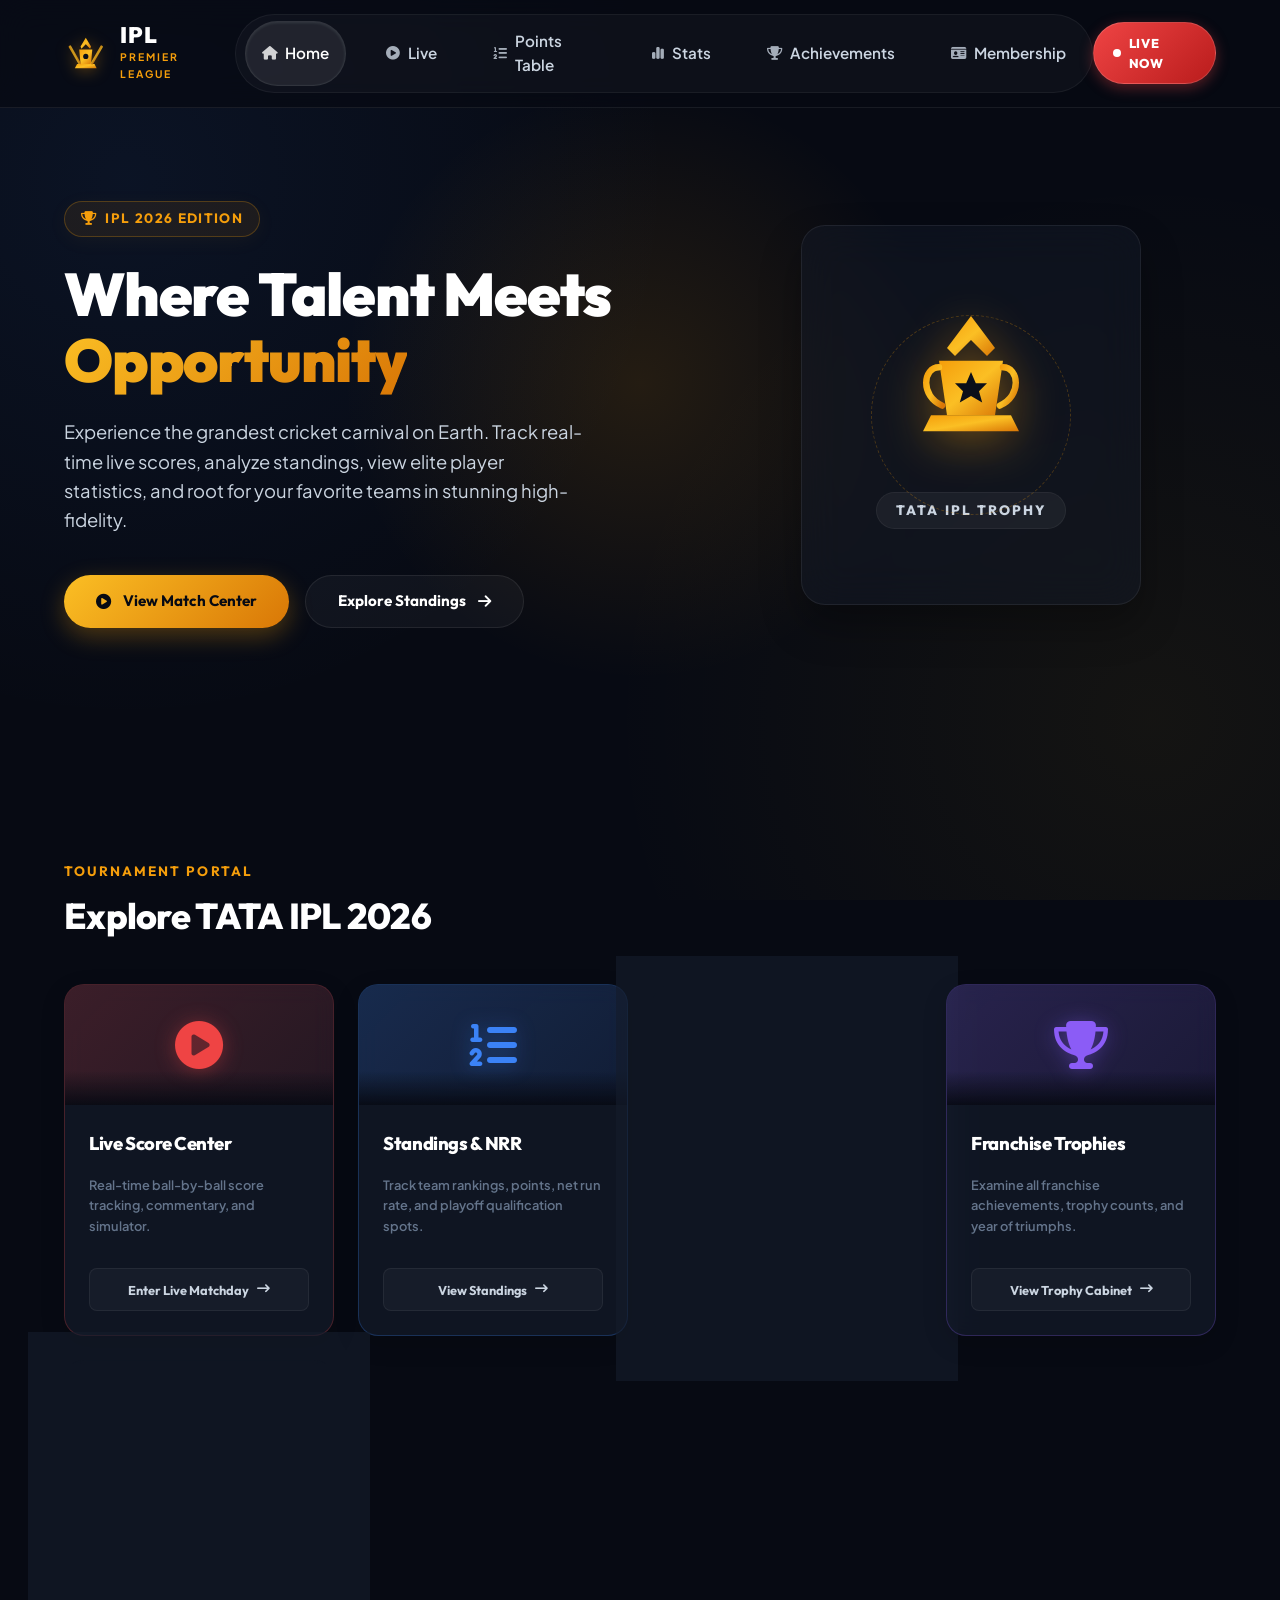
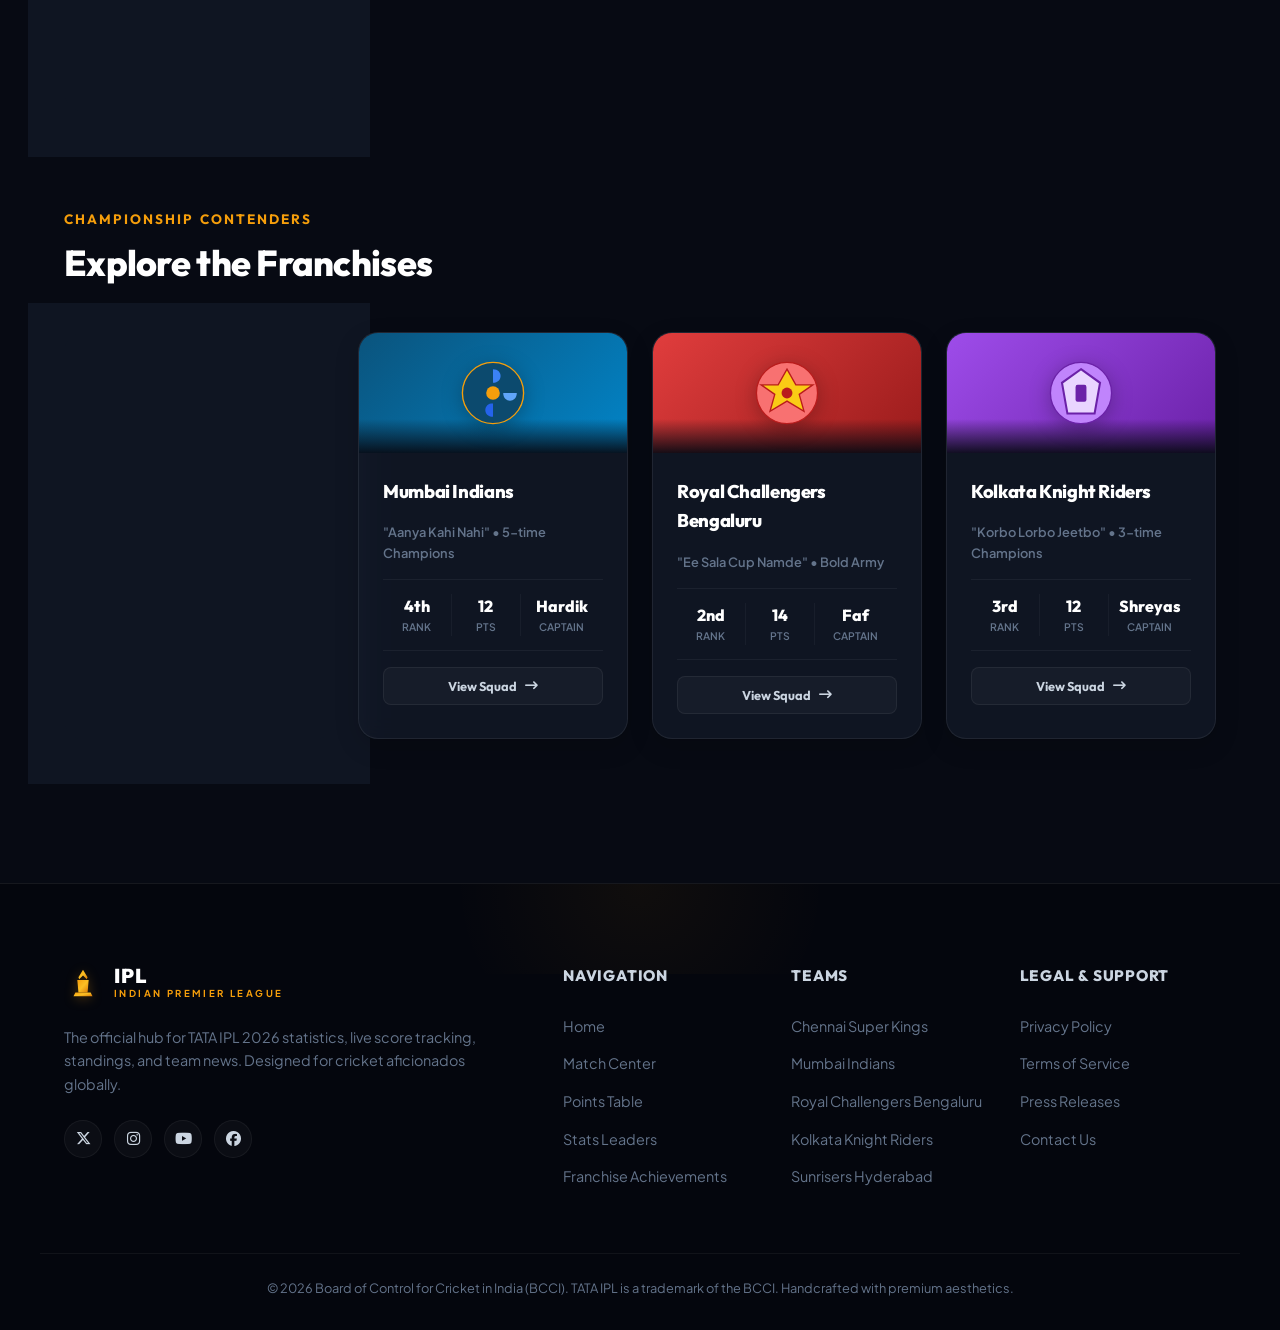
<file: index.html>
<!DOCTYPE html>
<html lang="en">
<head>
    <meta charset="UTF-8">
    <meta name="viewport" content="width=device-width, initial-scale=1.0">
    <meta name="description" content="Experience the excitement of the Indian Premier League (IPL) with live scores, comprehensive points tables, team statistics, and player leaderboards.">
    <title>IPL 2026 - Premium T20 Cricket Hub</title>
    <!-- Google Fonts -->
    <link rel="preconnect" href="https://fonts.googleapis.com">
    <link rel="preconnect" href="https://fonts.gstatic.com" crossorigin>
    <link href="https://fonts.googleapis.com/css2?family=Outfit:wght@300;400;500;600;700;800;900&family=Plus+Jakarta+Sans:wght@300;400;500;600;700&display=swap" rel="stylesheet">
    <!-- FontAwesome for Premium Icons -->
    <link rel="stylesheet" href="https://cdnjs.cloudflare.com/ajax/libs/font-awesome/6.4.0/css/all.min.css">
    <!-- External CSS -->
    <link rel="stylesheet" href="style.css">
</head>
<body>
    <!-- Premium Navigation Bar -->
    <header class="navbar" id="main-header">
        <div class="nav-container">
            <a href="#" class="nav-brand" id="nav-brand-link">
                <!-- Golden IPL Trophy SVG Logo -->
                <svg viewBox="0 0 100 100" class="brand-logo" aria-label="IPL Logo">
                    <defs>
                        <linearGradient id="gold-grad" x1="0%" y1="0%" x2="100%" y2="100%">
                            <stop offset="0%" stop-color="#f59e0b" />
                            <stop offset="50%" stop-color="#fbbf24" />
                            <stop offset="100%" stop-color="#d97706" />
                        </linearGradient>
                    </defs>
                    <path d="M50,15 L62,35 L60,40 L50,30 L40,40 L38,35 Z" fill="url(#gold-grad)"/>
                    <path d="M35,42 L65,42 L62,75 L38,75 Z" fill="url(#gold-grad)"/>
                    <path d="M30,75 L70,75 L75,85 L25,85 Z" fill="url(#gold-grad)"/>
                    <circle cx="50" cy="58" r="6" fill="#0b0f19"/>
                    <!-- Cricket Bats Crossing -->
                    <rect x="22" y="30" width="6" height="50" transform="rotate(-30, 25, 55)" rx="2" fill="url(#gold-grad)" opacity="0.8"/>
                    <rect x="72" y="30" width="6" height="50" transform="rotate(30, 75, 55)" rx="2" fill="url(#gold-grad)" opacity="0.8"/>
                </svg>
                <div class="brand-text">
                    <span class="brand-title">IPL</span>
                    <span class="brand-subtitle">PREMIER LEAGUE</span>
                </div>
            </a>
            <nav class="nav-menu" id="navigation-menu">
                <a href="index.html" class="nav-item active"><i class="fa-solid fa-house"></i> Home</a>
                <a href="live.html" class="nav-item"><i class="fa-solid fa-circle-play"></i> Live</a>
                <a href="table.html" class="nav-item"><i class="fa-solid fa-list-ol"></i> Points Table</a>
                <a href="stats.html" class="nav-item"><i class="fa-solid fa-chart-simple"></i> Stats</a>
                <a href="achievements.html" class="nav-item"><i class="fa-solid fa-trophy"></i> Achievements</a>
                <a href="membership.html" class="nav-item"><i class="fa-solid fa-id-card"></i> Membership</a>
            </nav>
            <div class="nav-actions">
                <a href="live.html" class="live-btn" id="live-match-btn">
                    <span class="live-pulse"></span> LIVE NOW
                </a>
            </div>
        </div>
    </header>
    <!-- Hero Section -->
    <section class="hero-section" id="hero">
        <div class="hero-glow"></div>
        <div class="hero-container">
            <div class="hero-content">
                <div class="hero-badge" id="hero-season-badge">
                    <i class="fa-solid fa-trophy"></i> IPL 2026 EDITION
                </div>
                <h1 class="hero-title">Where Talent Meets <span class="gradient-text">Opportunity</span></h1>
                <p class="hero-desc">Experience the grandest cricket carnival on Earth. Track real-time live scores, analyze standings, view elite player statistics, and root for your favorite teams in stunning high-fidelity.</p>
                <div class="hero-buttons">
                    <a href="live.html" class="btn btn-primary" id="explore-matches-btn">
                        <i class="fa-solid fa-circle-play"></i> View Match Center
                    </a>
                    <a href="table.html" class="btn btn-secondary" id="view-standings-btn">
                        Explore Standings <i class="fa-solid fa-arrow-right"></i>
                    </a>
                </div>
            </div>
            <div class="hero-visual">
                <!-- Large Abstract Trophy Graphic -->
                <div class="hero-trophy-card">
                    <div class="card-inner">
                        <div class="glowing-ring"></div>
                        <svg viewBox="0 0 100 100" class="hero-svg-trophy">
                            <path d="M50,10 L65,30 L60,35 L50,25 L40,35 L35,30 Z" fill="url(#gold-grad)"/>
                            <path d="M30,38 L70,38 L65,72 L35,72 Z" fill="url(#gold-grad)"/>
                            <path d="M25,72 L75,72 L80,82 L20,82 Z" fill="url(#gold-grad)"/>
                            <!-- Handles -->
                            <path d="M30,42 C20,42 18,60 32,66" fill="none" stroke="url(#gold-grad)" stroke-width="4" stroke-linecap="round"/>
                            <path d="M70,42 C80,42 82,60 68,66" fill="none" stroke="url(#gold-grad)" stroke-width="4" stroke-linecap="round"/>
                            <!-- Star Details -->
                            <polygon points="50,45 53,52 60,52 55,57 57,64 50,60 43,64 45,57 40,52 47,52" fill="#0b0f19" />
                        </svg>
                        <div class="trophy-tag">TATA IPL TROPHY</div>
                    </div>
                </div>
            </div>
        </div>
    </section>
    <!-- Main Content Grid -->
    <main class="main-container">
        <!-- Core Feature Hubs -->
        <section class="section" id="features-hub">
            <div class="section-header">
                <div class="section-title-wrap">
                    <span class="section-subtitle">Tournament Portal</span>
                    <h2 class="section-title">Explore TATA IPL 2026</h2>
                </div>
            </div>
            <div class="teams-grid">
                <!-- Live Match Card -->
                <div class="team-card" style="border: 1px solid rgba(239, 68, 68, 0.25);">
                    <div class="team-card-banner" style="background: linear-gradient(135deg, rgba(239, 68, 68, 0.2) 0%, rgba(220, 38, 38, 0.1) 100%); display: flex; align-items: center; justify-content: center; height: 120px;">
                        <i class="fa-solid fa-circle-play" style="font-size: 3rem; color: #ef4444; filter: drop-shadow(0 2px 10px rgba(239, 68, 68, 0.4));"></i>
                    </div>
                    <div class="team-card-info">
                        <h3 class="team-card-title">Live Score Center</h3>
                        <p class="team-tagline">Real-time ball-by-ball score tracking, commentary, and simulator.</p>
                        <a href="live.html" class="btn-card-action" style="margin-top: 1rem; width: 100%; text-align: center; justify-content: center;">Enter Live Matchday <i class="fa-solid fa-arrow-right-long"></i></a>
                    </div>
                </div>
                <!-- Points Table Card -->
                <div class="team-card" style="border: 1px solid rgba(59, 130, 246, 0.25);">
                    <div class="team-card-banner" style="background: linear-gradient(135deg, rgba(59, 130, 246, 0.2) 0%, rgba(37, 99, 235, 0.1) 100%); display: flex; align-items: center; justify-content: center; height: 120px;">
                        <i class="fa-solid fa-list-ol" style="font-size: 3rem; color: #3b82f6; filter: drop-shadow(0 2px 10px rgba(59, 130, 246, 0.4));"></i>
                    </div>
                    <div class="team-card-info">
                        <h3 class="team-card-title">Standings & NRR</h3>
                        <p class="team-tagline">Track team rankings, points, net run rate, and playoff qualification spots.</p>
                        <a href="table.html" class="btn-card-action" style="margin-top: 1rem; width: 100%; text-align: center; justify-content: center;">View Standings <i class="fa-solid fa-arrow-right-long"></i></a>
                    </div>
                </div>
                <!-- Player Stats Card -->
                <div class="team-card" style="border: 1px solid rgba(245, 158, 11, 0.25);">
                    <div class="team-card-banner" style="background: linear-gradient(135deg, rgba(245, 158, 11, 0.2) 0%, rgba(217, 119, 6, 0.1) 100%); display: flex; align-items: center; justify-content: center; height: 120px;">
                        <i class="fa-solid fa-chart-simple" style="font-size: 3rem; color: #f59e0b; filter: drop-shadow(0 2px 10px rgba(245, 158, 11, 0.4));"></i>
                    </div>
                    <div class="team-card-info">
                        <h3 class="team-card-title">Player Statistics</h3>
                        <p class="team-tagline">Explore Orange Cap, Purple Cap, and Super Striker (Highest S/R) lists.</p>
                        <a href="stats.html" class="btn-card-action" style="margin-top: 1rem; width: 100%; text-align: center; justify-content: center;">Explore Player Stats <i class="fa-solid fa-arrow-right-long"></i></a>
                    </div>
                </div>
                <!-- Achievements Card -->
                <div class="team-card" style="border: 1px solid rgba(139, 92, 246, 0.25);">
                    <div class="team-card-banner" style="background: linear-gradient(135deg, rgba(139, 92, 246, 0.2) 0%, rgba(124, 58, 237, 0.1) 100%); display: flex; align-items: center; justify-content: center; height: 120px;">
                        <i class="fa-solid fa-trophy" style="font-size: 3rem; color: #8b5cf6; filter: drop-shadow(0 2px 10px rgba(139, 92, 246, 0.4));"></i>
                    </div>
                    <div class="team-card-info">
                        <h3 class="team-card-title">Franchise Trophies</h3>
                        <p class="team-tagline">Examine all franchise achievements, trophy counts, and year of triumphs.</p>
                        <a href="achievements.html" class="btn-card-action" style="margin-top: 1rem; width: 100%; text-align: center; justify-content: center;">View Trophy Cabinet <i class="fa-solid fa-arrow-right-long"></i></a>
                    </div>
                </div>
                <!-- Franchise Membership Card -->
                <div class="team-card" style="border: 1px solid rgba(245, 158, 11, 0.25);">
                    <div class="team-card-banner" style="background: linear-gradient(135deg, rgba(245, 158, 11, 0.2) 0%, rgba(217, 119, 6, 0.1) 100%); display: flex; align-items: center; justify-content: center; height: 120px;">
                        <i class="fa-solid fa-id-card" style="font-size: 3rem; color: #f59e0b; filter: drop-shadow(0 2px 10px rgba(245, 158, 11, 0.4));"></i>
                    </div>
                    <div class="team-card-info">
                        <h3 class="team-card-title">Franchise Membership</h3>
                        <p class="team-tagline">Register as an official fan! Support your favorite IPL franchise team today.</p>
                        <a href="membership.html" class="btn-card-action" style="margin-top: 1rem; width: 100%; text-align: center; justify-content: center;">Join Franchise Elite <i class="fa-solid fa-arrow-right-long"></i></a>
                    </div>
                </div>
            </div>
        </section>
        <!-- Teams Showcase Grid -->
        <section class="section" id="teams">
            <div class="section-header">
                <div class="section-title-wrap">
                    <span class="section-subtitle">Championship Contenders</span>
                    <h2 class="section-title">Explore the Franchises</h2>
                </div>
            </div>
            <div class="teams-grid">
                <!-- CSK Team Card -->
                <div class="team-card csk-card">
                    <div class="team-card-banner csk-banner">
                        <svg viewBox="0 0 100 100" class="team-badge-large">
                            <circle cx="50" cy="50" r="45" fill="#fef08a" stroke="#d97706" stroke-width="2"/>
                            <path d="M35,30 C30,35 25,45 30,55 C32,60 38,62 42,65 C45,67 55,75 65,70 C75,65 72,50 68,45 C65,40 60,35 55,32 C48,28 40,28 35,30 Z" fill="#eab308"/>
                            <path d="M68,45 L78,40 L70,52 L79,50 L68,60 L75,65 L60,68" fill="none" stroke="#d97706" stroke-width="4" stroke-linejoin="round"/>
                        </svg>
                    </div>
                    <div class="team-card-info">
                        <h3 class="team-card-title">Chennai Super Kings</h3>
                        <p class="team-tagline">"Whistle Podu" &bull; 5-time Champions</p>
                        <div class="team-card-stats">
                            <div class="card-stat"><span class="val">1st</span><span class="lbl">Rank</span></div>
                            <div class="card-stat"><span class="val">16</span><span class="lbl">Pts</span></div>
                            <div class="card-stat"><span class="val">Ruturaj</span><span class="lbl">Captain</span></div>
                        </div>
                        <button class="btn-card-action" id="csk-squad-btn">View Squad <i class="fa-solid fa-arrow-right-long"></i></button>
                    </div>
                </div>
                <!-- MI Team Card -->
                <div class="team-card mi-card">
                    <div class="team-card-banner mi-banner">
                        <svg viewBox="0 0 100 100" class="team-badge-large">
                            <circle cx="50" cy="50" r="45" fill="#0c4a6e" stroke="#f59e0b" stroke-width="2"/>
                            <path d="M50,50 L50,15 C65,15 65,35 50,35 Z" fill="#3b82f6"/>
                            <path d="M50,50 L85,50 C85,65 65,65 65,50 Z" fill="#60a5fa"/>
                            <path d="M50,50 L50,85 C35,85 35,65 50,65 Z" fill="#2563eb"/>
                            <circle cx="50" cy="50" r="10" fill="#f59e0b"/>
                        </svg>
                    </div>
                    <div class="team-card-info">
                        <h3 class="team-card-title">Mumbai Indians</h3>
                        <p class="team-tagline">"Aanya Kahi Nahi" &bull; 5-time Champions</p>
                        <div class="team-card-stats">
                            <div class="card-stat"><span class="val">4th</span><span class="lbl">Rank</span></div>
                            <div class="card-stat"><span class="val">12</span><span class="lbl">Pts</span></div>
                            <div class="card-stat"><span class="val">Hardik</span><span class="lbl">Captain</span></div>
                        </div>
                        <button class="btn-card-action" id="mi-squad-btn">View Squad <i class="fa-solid fa-arrow-right-long"></i></button>
                    </div>
                </div>
                <!-- RCB Team Card -->
                <div class="team-card rcb-card">
                    <div class="team-card-banner rcb-banner">
                        <svg viewBox="0 0 100 100" class="team-badge-large">
                            <circle cx="50" cy="50" r="45" fill="#f87171" stroke="#b91c1c" stroke-width="2"/>
                            <polygon points="50,15 63,38 88,38 68,52 75,77 50,62 25,77 32,52 12,38 37,38" fill="#facc15" stroke="#b91c1c" stroke-width="2"/>
                            <circle cx="50" cy="50" r="8" fill="#b91c1c"/>
                        </svg>
                    </div>
                    <div class="team-card-info">
                        <h3 class="team-card-title">Royal Challengers Bengaluru</h3>
                        <p class="team-tagline">"Ee Sala Cup Namde" &bull; Bold Army</p>
                        <div class="team-card-stats">
                            <div class="card-stat"><span class="val">2nd</span><span class="lbl">Rank</span></div>
                            <div class="card-stat"><span class="val">14</span><span class="lbl">Pts</span></div>
                            <div class="card-stat"><span class="val">Faf</span><span class="lbl">Captain</span></div>
                        </div>
                        <button class="btn-card-action" id="rcb-squad-btn">View Squad <i class="fa-solid fa-arrow-right-long"></i></button>
                    </div>
                </div>
                <!-- KKR Team Card -->
                <div class="team-card kkr-card">
                    <div class="team-card-banner kkr-banner">
                        <svg viewBox="0 0 100 100" class="team-badge-large">
                            <circle cx="50" cy="50" r="45" fill="#c084fc" stroke="#6b21a8" stroke-width="2"/>
                            <path d="M50,15 L78,35 L70,80 L30,80 L22,35 Z" fill="#e9d5ff" stroke="#6b21a8" stroke-width="3"/>
                            <rect x="42" y="38" width="16" height="25" rx="3" fill="#6b21a8"/>
                        </svg>
                    </div>
                    <div class="team-card-info">
                        <h3 class="team-card-title">Kolkata Knight Riders</h3>
                        <p class="team-tagline">"Korbo Lorbo Jeetbo" &bull; 3-time Champions</p>
                        <div class="team-card-stats">
                            <div class="card-stat"><span class="val">3rd</span><span class="lbl">Rank</span></div>
                            <div class="card-stat"><span class="val">12</span><span class="lbl">Pts</span></div>
                            <div class="card-stat"><span class="val">Shreyas</span><span class="lbl">Captain</span></div>
                        </div>
                        <button class="btn-card-action" id="kkr-squad-btn">View Squad <i class="fa-solid fa-arrow-right-long"></i></button>
                    </div>
                </div>
            </div>
        </section>
    </main>
    <!-- Modern Premium Footer -->
    <footer class="footer" id="footer-section">
        <div class="footer-glow"></div>
        <div class="footer-container">
            <div class="footer-left">
                <div class="footer-brand">
                    <svg viewBox="0 0 100 100" class="footer-logo">
                        <path d="M50,15 L62,35 L60,40 L50,30 L40,40 L38,35 Z" fill="url(#gold-grad)"/>
                        <path d="M35,42 L65,42 L62,75 L38,75 Z" fill="url(#gold-grad)"/>
                        <path d="M30,75 L70,75 L75,85 L25,85 Z" fill="url(#gold-grad)"/>
                    </svg>
                    <div class="footer-brand-text">
                        <span class="footer-title">IPL</span>
                        <span class="footer-subtitle">INDIAN PREMIER LEAGUE</span>
                    </div>
                </div>
                <p class="footer-desc">The official hub for TATA IPL 2026 statistics, live score tracking, standings, and team news. Designed for cricket aficionados globally.</p>
                <div class="social-links">
                    <a href="#" aria-label="Twitter"><i class="fa-brands fa-x-twitter"></i></a>
                    <a href="#" aria-label="Instagram"><i class="fa-brands fa-instagram"></i></a>
                    <a href="#" aria-label="YouTube"><i class="fa-brands fa-youtube"></i></a>
                    <a href="#" aria-label="Facebook"><i class="fa-brands fa-facebook"></i></a>
                </div>
            </div>
            
            <div class="footer-right">
                <div class="footer-links-col">
                    <h4>Navigation</h4>
                    <ul>
                        <li><a href="index.html">Home</a></li>
                        <li><a href="live.html">Match Center</a></li>
                        <li><a href="table.html">Points Table</a></li>
                        <li><a href="stats.html">Stats Leaders</a></li>
                        <li><a href="achievements.html">Franchise Achievements</a></li>
                    </ul>
                </div>
                
                <div class="footer-links-col">
                    <h4>Teams</h4>
                    <ul>
                        <li><a href="#teams">Chennai Super Kings</a></li>
                        <li><a href="#teams">Mumbai Indians</a></li>
                        <li><a href="#teams">Royal Challengers Bengaluru</a></li>
                        <li><a href="#teams">Kolkata Knight Riders</a></li>
                        <li><a href="#teams">Sunrisers Hyderabad</a></li>
                    </ul>
                </div>
                <div class="footer-links-col">
                    <h4>Legal & Support</h4>
                    <ul>
                        <li><a href="#">Privacy Policy</a></li>
                        <li><a href="#">Terms of Service</a></li>
                        <li><a href="#">Press Releases</a></li>
                        <li><a href="#">Contact Us</a></li>
                    </ul>
                </div>
            </div>
        </div>
        <div class="footer-bottom">
            <p>&copy; 2026 Board of Control for Cricket in India (BCCI). TATA IPL is a trademark of the BCCI. Handcrafted with premium aesthetics.</p>
        </div>
    </footer>
</body>
</html>
</file>
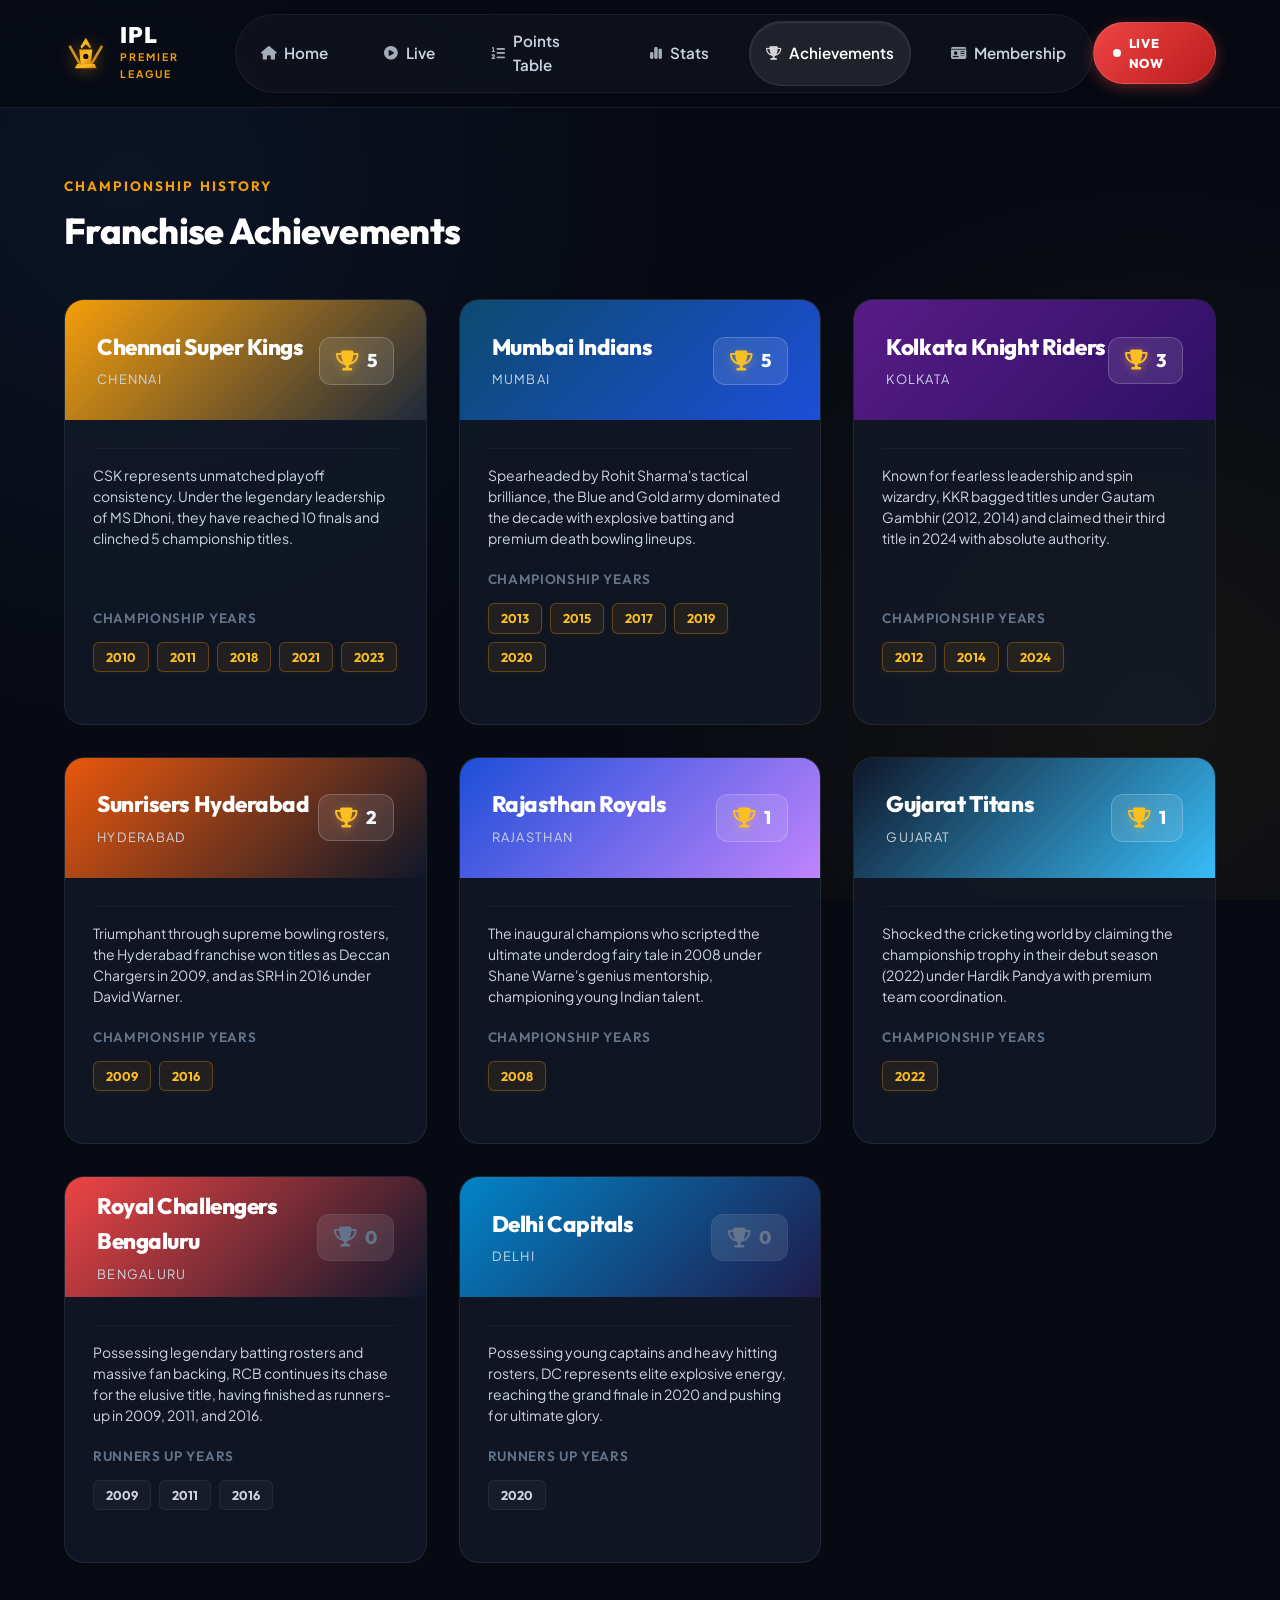
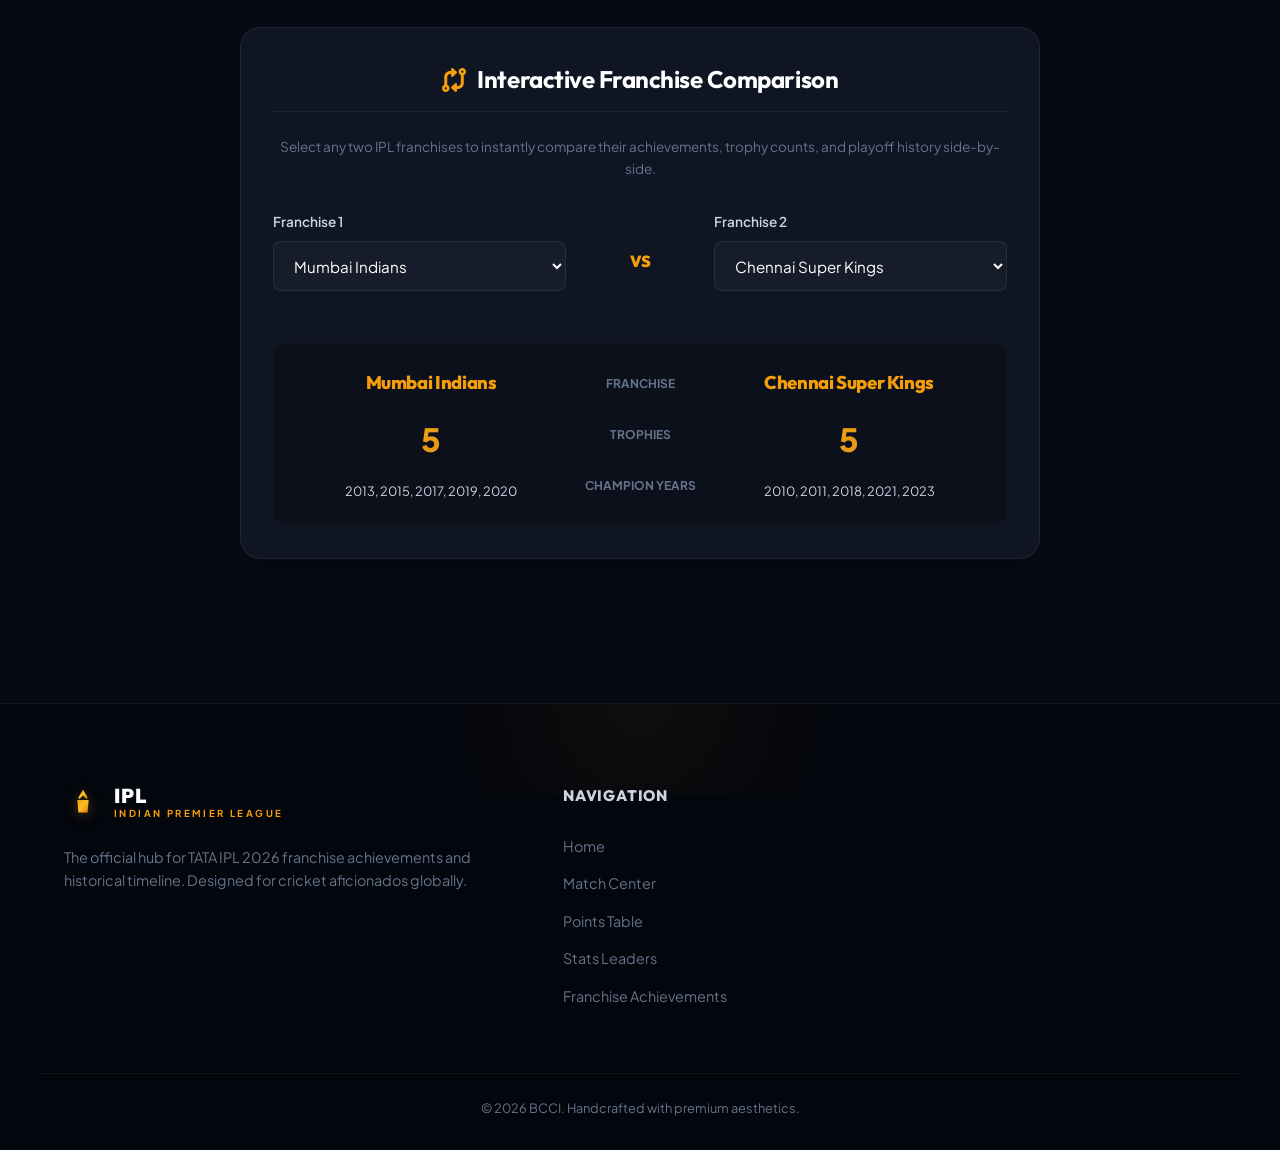
<file: achievements.html>
<!DOCTYPE html>
<html lang="en">
<head>
    <meta charset="UTF-8">
    <meta name="viewport" content="width=device-width, initial-scale=1.0">
    <meta name="description" content="Official TATA IPL franchise trophy history, championship counts, winning years, and interactive team comparisons.">
    <title>IPL 2026 - Franchise Achievements</title>
    <!-- Google Fonts -->
    <link rel="preconnect" href="https://fonts.googleapis.com">
    <link rel="preconnect" href="https://fonts.gstatic.com" crossorigin>
    <link href="https://fonts.googleapis.com/css2?family=Outfit:wght@300;400;500;600;700;800;900&family=Plus+Jakarta+Sans:wght@300;400;500;600;700&display=swap" rel="stylesheet">
    <!-- FontAwesome for Premium Icons -->
    <link rel="stylesheet" href="https://cdnjs.cloudflare.com/ajax/libs/font-awesome/6.4.0/css/all.min.css">
    <!-- External CSS -->
    <link rel="stylesheet" href="style.css">
    <link rel="stylesheet" href="custom.css">
</head>
<body>
    <!-- Premium Navigation Bar -->
    <header class="navbar" id="main-header">
        <div class="nav-container">
            <a href="index.html" class="nav-brand" id="nav-brand-link">
                <!-- Golden IPL Trophy SVG Logo -->
                <svg viewBox="0 0 100 100" class="brand-logo" aria-label="IPL Logo">
                    <defs>
                        <linearGradient id="gold-grad" x1="0%" y1="0%" x2="100%" y2="100%">
                            <stop offset="0%" stop-color="#f59e0b" />
                            <stop offset="50%" stop-color="#fbbf24" />
                            <stop offset="100%" stop-color="#d97706" />
                        </linearGradient>
                    </defs>
                    <path d="M50,15 L62,35 L60,40 L50,30 L40,40 L38,35 Z" fill="url(#gold-grad)"/>
                    <path d="M35,42 L65,42 L62,75 L38,75 Z" fill="url(#gold-grad)"/>
                    <path d="M30,75 L70,75 L75,85 L25,85 Z" fill="url(#gold-grad)"/>
                    <circle cx="50" cy="58" r="6" fill="#0b0f19"/>
                    <!-- Cricket Bats Crossing -->
                    <rect x="22" y="30" width="6" height="50" transform="rotate(-30, 25, 55)" rx="2" fill="url(#gold-grad)" opacity="0.8"/>
                    <rect x="72" y="30" width="6" height="50" transform="rotate(30, 75, 55)" rx="2" fill="url(#gold-grad)" opacity="0.8"/>
                </svg>
                <div class="brand-text">
                    <span class="brand-title">IPL</span>
                    <span class="brand-subtitle">PREMIER LEAGUE</span>
                </div>
            </a>
            <nav class="nav-menu" id="navigation-menu">
                <a href="index.html" class="nav-item"><i class="fa-solid fa-house"></i> Home</a>
                <a href="live.html" class="nav-item"><i class="fa-solid fa-circle-play"></i> Live</a>
                <a href="table.html" class="nav-item"><i class="fa-solid fa-list-ol"></i> Points Table</a>
                <a href="stats.html" class="nav-item"><i class="fa-solid fa-chart-simple"></i> Stats</a>
                <a href="achievements.html" class="nav-item active"><i class="fa-solid fa-trophy"></i> Achievements</a>
                <a href="membership.html" class="nav-item"><i class="fa-solid fa-id-card"></i> Membership</a>
            </nav>
            <div class="nav-actions">
                <a href="live.html" class="live-btn" id="live-match-btn">
                    <span class="live-pulse"></span> LIVE NOW
                </a>
            </div>
        </div>
    </header>

    <!-- Main Content Grid -->
    <main class="main-container">
        <!-- Achievements Section -->
        <section class="section" id="achievements">
            <div class="section-header">
                <div class="section-title-wrap">
                    <span class="section-subtitle">Championship History</span>
                    <h2 class="section-title">Franchise Achievements</h2>
                </div>
            </div>

            <!-- Trophy Grid -->
            <div class="achievements-grid">
                
                <!-- CSK Team -->
                <div class="achievement-team-card">
                    <div class="achievement-team-banner ach-csk">
                        <div class="ach-team-name-wrap">
                            <h3 class="ach-team-title">Chennai Super Kings</h3>
                            <span class="ach-team-city">Chennai</span>
                        </div>
                        <div class="trophy-count-badge">
                            <i class="fa-solid fa-trophy"></i>
                            <span>5</span>
                        </div>
                    </div>
                    <div class="achievement-team-body">
                        <p class="championship-desc">
                            CSK represents unmatched playoff consistency. Under the legendary leadership of MS Dhoni, they have reached 10 finals and clinched 5 championship titles.
                        </p>
                        <div class="achievement-timeline">
                            <h4 class="timeline-title">Championship Years</h4>
                            <div class="timeline-years">
                                <span class="year-tag winner">2010</span>
                                <span class="year-tag winner">2011</span>
                                <span class="year-tag winner">2018</span>
                                <span class="year-tag winner">2021</span>
                                <span class="year-tag winner">2023</span>
                            </div>
                        </div>
                    </div>
                </div>

                <!-- MI Team -->
                <div class="achievement-team-card">
                    <div class="achievement-team-banner ach-mi">
                        <div class="ach-team-name-wrap">
                            <h3 class="ach-team-title">Mumbai Indians</h3>
                            <span class="ach-team-city">Mumbai</span>
                        </div>
                        <div class="trophy-count-badge">
                            <i class="fa-solid fa-trophy"></i>
                            <span>5</span>
                        </div>
                    </div>
                    <div class="achievement-team-body">
                        <p class="championship-desc">
                            Spearheaded by Rohit Sharma's tactical brilliance, the Blue and Gold army dominated the decade with explosive batting and premium death bowling lineups.
                        </p>
                        <div class="achievement-timeline">
                            <h4 class="timeline-title">Championship Years</h4>
                            <div class="timeline-years">
                                <span class="year-tag winner">2013</span>
                                <span class="year-tag winner">2015</span>
                                <span class="year-tag winner">2017</span>
                                <span class="year-tag winner">2019</span>
                                <span class="year-tag winner">2020</span>
                            </div>
                        </div>
                    </div>
                </div>

                <!-- KKR Team -->
                <div class="achievement-team-card">
                    <div class="achievement-team-banner ach-kkr">
                        <div class="ach-team-name-wrap">
                            <h3 class="ach-team-title">Kolkata Knight Riders</h3>
                            <span class="ach-team-city">Kolkata</span>
                        </div>
                        <div class="trophy-count-badge">
                            <i class="fa-solid fa-trophy"></i>
                            <span>3</span>
                        </div>
                    </div>
                    <div class="achievement-team-body">
                        <p class="championship-desc">
                            Known for fearless leadership and spin wizardry, KKR bagged titles under Gautam Gambhir (2012, 2014) and claimed their third title in 2024 with absolute authority.
                        </p>
                        <div class="achievement-timeline">
                            <h4 class="timeline-title">Championship Years</h4>
                            <div class="timeline-years">
                                <span class="year-tag winner">2012</span>
                                <span class="year-tag winner">2014</span>
                                <span class="year-tag winner">2024</span>
                            </div>
                        </div>
                    </div>
                </div>

                <!-- SRH Team -->
                <div class="achievement-team-card">
                    <div class="achievement-team-banner ach-srh">
                        <div class="ach-team-name-wrap">
                            <h3 class="ach-team-title">Sunrisers Hyderabad</h3>
                            <span class="ach-team-city">Hyderabad</span>
                        </div>
                        <div class="trophy-count-badge">
                            <i class="fa-solid fa-trophy"></i>
                            <span>2</span>
                        </div>
                    </div>
                    <div class="achievement-team-body">
                        <p class="championship-desc">
                            Triumphant through supreme bowling rosters, the Hyderabad franchise won titles as Deccan Chargers in 2009, and as SRH in 2016 under David Warner.
                        </p>
                        <div class="achievement-timeline">
                            <h4 class="timeline-title">Championship Years</h4>
                            <div class="timeline-years">
                                <span class="year-tag winner">2009</span>
                                <span class="year-tag winner">2016</span>
                            </div>
                        </div>
                    </div>
                </div>

                <!-- RR Team -->
                <div class="achievement-team-card">
                    <div class="achievement-team-banner ach-rr">
                        <div class="ach-team-name-wrap">
                            <h3 class="ach-team-title">Rajasthan Royals</h3>
                            <span class="ach-team-city">Rajasthan</span>
                        </div>
                        <div class="trophy-count-badge">
                            <i class="fa-solid fa-trophy"></i>
                            <span>1</span>
                        </div>
                    </div>
                    <div class="achievement-team-body">
                        <p class="championship-desc">
                            The inaugural champions who scripted the ultimate underdog fairy tale in 2008 under Shane Warne's genius mentorship, championing young Indian talent.
                        </p>
                        <div class="achievement-timeline">
                            <h4 class="timeline-title">Championship Years</h4>
                            <div class="timeline-years">
                                <span class="year-tag winner">2008</span>
                            </div>
                        </div>
                    </div>
                </div>

                <!-- GT Team -->
                <div class="achievement-team-card">
                    <div class="achievement-team-banner ach-gt">
                        <div class="ach-team-name-wrap">
                            <h3 class="ach-team-title">Gujarat Titans</h3>
                            <span class="ach-team-city">Gujarat</span>
                        </div>
                        <div class="trophy-count-badge">
                            <i class="fa-solid fa-trophy"></i>
                            <span>1</span>
                        </div>
                    </div>
                    <div class="achievement-team-body">
                        <p class="championship-desc">
                            Shocked the cricketing world by claiming the championship trophy in their debut season (2022) under Hardik Pandya with premium team coordination.
                        </p>
                        <div class="achievement-timeline">
                            <h4 class="timeline-title">Championship Years</h4>
                            <div class="timeline-years">
                                <span class="year-tag winner">2022</span>
                            </div>
                        </div>
                    </div>
                </div>

                <!-- RCB Team -->
                <div class="achievement-team-card">
                    <div class="achievement-team-banner ach-rcb">
                        <div class="ach-team-name-wrap">
                            <h3 class="ach-team-title">Royal Challengers Bengaluru</h3>
                            <span class="ach-team-city">Bengaluru</span>
                        </div>
                        <div class="trophy-count-badge" style="border-color: rgba(255,255,255,0.05); color: var(--text-muted);">
                            <i class="fa-solid fa-trophy" style="color:var(--text-muted); filter: none;"></i>
                            <span>0</span>
                        </div>
                    </div>
                    <div class="achievement-team-body">
                        <p class="championship-desc">
                            Possessing legendary batting rosters and massive fan backing, RCB continues its chase for the elusive title, having finished as runners-up in 2009, 2011, and 2016.
                        </p>
                        <div class="achievement-timeline">
                            <h4 class="timeline-title">Runners Up Years</h4>
                            <div class="timeline-years">
                                <span class="year-tag">2009</span>
                                <span class="year-tag">2011</span>
                                <span class="year-tag">2016</span>
                            </div>
                        </div>
                    </div>
                </div>

                <!-- DC Team -->
                <div class="achievement-team-card">
                    <div class="achievement-team-banner ach-dc">
                        <div class="ach-team-name-wrap">
                            <h3 class="ach-team-title">Delhi Capitals</h3>
                            <span class="ach-team-city">Delhi</span>
                        </div>
                        <div class="trophy-count-badge" style="border-color: rgba(255,255,255,0.05); color: var(--text-muted);">
                            <i class="fa-solid fa-trophy" style="color:var(--text-muted); filter: none;"></i>
                            <span>0</span>
                        </div>
                    </div>
                    <div class="achievement-team-body">
                        <p class="championship-desc">
                            Possessing young captains and heavy hitting rosters, DC represents elite explosive energy, reaching the grand finale in 2020 and pushing for ultimate glory.
                        </p>
                        <div class="achievement-timeline">
                            <h4 class="timeline-title">Runners Up Years</h4>
                            <div class="timeline-years">
                                <span class="year-tag">2020</span>
                            </div>
                        </div>
                    </div>
                </div>

            </div>

            <!-- Team Compare tool (Interactive widget) -->
            <div class="booking-card" style="margin-top: 4rem; max-width: 800px; margin-left: auto; margin-right: auto;">
                <h3 class="booking-title" style="justify-content: center;"><i class="fa-solid fa-code-compare" style="color:var(--primary);"></i> Interactive Franchise Comparison</h3>
                <p style="text-align: center; font-size: 0.85rem; color: var(--text-muted); margin-bottom: 2rem;">Select any two IPL franchises to instantly compare their achievements, trophy counts, and playoff history side-by-side.</p>
                
                <div style="display: grid; grid-template-columns: 1fr 100px 1fr; align-items: center; gap: 1.5rem;">
                    <!-- Dropdown 1 -->
                    <div class="form-group-custom">
                        <label for="comp-team-1">Franchise 1</label>
                        <select id="comp-team-1" class="form-control-custom">
                            <option value="csk">Chennai Super Kings</option>
                            <option value="mi" selected>Mumbai Indians</option>
                            <option value="kkr">Kolkata Knight Riders</option>
                            <option value="srh">Sunrisers Hyderabad</option>
                            <option value="rr">Rajasthan Royals</option>
                            <option value="gt">Gujarat Titans</option>
                            <option value="rcb">Royal Challengers Bengaluru</option>
                            <option value="dc">Delhi Capitals</option>
                        </select>
                    </div>

                    <div style="text-align: center; font-family: var(--font-heading); font-weight: 900; color: var(--primary);">VS</div>

                    <!-- Dropdown 2 -->
                    <div class="form-group-custom">
                        <label for="comp-team-2">Franchise 2</label>
                        <select id="comp-team-2" class="form-control-custom">
                            <option value="csk" selected>Chennai Super Kings</option>
                            <option value="mi">Mumbai Indians</option>
                            <option value="kkr">Kolkata Knight Riders</option>
                            <option value="srh">Sunrisers Hyderabad</option>
                            <option value="rr">Rajasthan Royals</option>
                            <option value="gt">Gujarat Titans</option>
                            <option value="rcb">Royal Challengers Bengaluru</option>
                            <option value="dc">Delhi Capitals</option>
                        </select>
                    </div>
                </div>

                <!-- Live comparison results panel -->
                <div style="margin-top: 2rem; background: rgba(0,0,0,0.2); border-radius: 12px; padding: 1.5rem; border: 1px solid rgba(255,255,255,0.03);">
                    <div style="display: grid; grid-template-columns: 1fr 120px 1fr; text-align: center; gap: 1rem; font-size: 0.95rem;">
                        <!-- Team 1 Stats -->
                        <div>
                            <h4 id="res-t1-name" style="color: var(--primary); font-size: 1.15rem; font-weight: 800;">Mumbai Indians</h4>
                            <div style="font-size: 2rem; font-weight: 900; margin: 1rem 0;" id="res-t1-trophies" class="gradient-text">5</div>
                            <p style="font-size: 0.8rem; color: var(--text-secondary);" id="res-t1-years">2013, 2015, 2017, 2019, 2020</p>
                        </div>

                        <!-- Labels -->
                        <div style="display: flex; flex-direction: column; justify-content: center; font-size: 0.75rem; color: var(--text-muted); font-weight: 700; text-transform: uppercase; gap: 2rem;">
                            <div>FRANCHISE</div>
                            <div>TROPHIES</div>
                            <div>CHAMPION YEARS</div>
                        </div>

                        <!-- Team 2 Stats -->
                        <div>
                            <h4 id="res-t2-name" style="color: var(--primary); font-size: 1.15rem; font-weight: 800;">Chennai Super Kings</h4>
                            <div style="font-size: 2rem; font-weight: 900; margin: 1rem 0;" id="res-t2-trophies" class="gradient-text">5</div>
                            <p style="font-size: 0.8rem; color: var(--text-secondary);" id="res-t2-years">2010, 2011, 2018, 2021, 2023</p>
                        </div>
                    </div>
                </div>
            </div>

        </section>
    </main>

    <!-- Modern Premium Footer -->
    <footer class="footer" id="footer-section">
        <div class="footer-glow"></div>
        <div class="footer-container">
            <div class="footer-left">
                <div class="footer-brand">
                    <svg viewBox="0 0 100 100" class="footer-logo">
                        <path d="M50,15 L62,35 L60,40 L50,30 L40,40 L38,35 Z" fill="url(#gold-grad)"/>
                        <path d="M35,42 L65,42 L62,75 L38,75 Z" fill="url(#gold-grad)"/>
                    </svg>
                    <div class="footer-brand-text">
                        <span class="footer-title">IPL</span>
                        <span class="footer-subtitle">INDIAN PREMIER LEAGUE</span>
                    </div>
                </div>
                <p class="footer-desc">The official hub for TATA IPL 2026 franchise achievements and historical timeline. Designed for cricket aficionados globally.</p>
            </div>
            <div class="footer-right">
                <div class="footer-links-col">
                    <h4>Navigation</h4>
                    <ul>
                        <li><a href="index.html">Home</a></li>
                        <li><a href="live.html">Match Center</a></li>
                        <li><a href="table.html">Points Table</a></li>
                        <li><a href="stats.html">Stats Leaders</a></li>
                        <li><a href="achievements.html">Franchise Achievements</a></li>
                    </ul>
                </div>
            </div>
        </div>
        <div class="footer-bottom">
            <p>&copy; 2026 BCCI. Handcrafted with premium aesthetics.</p>
        </div>
    </footer>

    <!-- Interactive Comparison script -->
    <script>
        document.addEventListener('DOMContentLoaded', () => {
            const teamData = {
                csk: { name: 'Chennai Super Kings', trophies: 5, years: '2010, 2011, 2018, 2021, 2023' },
                mi: { name: 'Mumbai Indians', trophies: 5, years: '2013, 2015, 2017, 2019, 2020' },
                kkr: { name: 'Kolkata Knight Riders', trophies: 3, years: '2012, 2014, 2024' },
                srh: { name: 'Sunrisers Hyderabad', trophies: 2, years: '2009, 2016' },
                rr: { name: 'Rajasthan Royals', trophies: 1, years: '2008' },
                gt: { name: 'Gujarat Titans', trophies: 1, years: '2022' },
                rcb: { name: 'Royal Challengers Bengaluru', trophies: 0, years: 'No trophies (Runners up: 2009, 2011, 2016)' },
                dc: { name: 'Delhi Capitals', trophies: 0, years: 'No trophies (Runners up: 2020)' }
            };

            const selectT1 = document.getElementById('comp-team-1');
            const selectT2 = document.getElementById('comp-team-2');

            const resT1Name = document.getElementById('res-t1-name');
            const resT1Trophies = document.getElementById('res-t1-trophies');
            const resT1Years = document.getElementById('res-t1-years');

            const resT2Name = document.getElementById('res-t2-name');
            const resT2Trophies = document.getElementById('res-t2-trophies');
            const resT2Years = document.getElementById('res-t2-years');

            function updateComparison() {
                const t1 = teamData[selectT1.value];
                const t2 = teamData[selectT2.value];

                resT1Name.innerText = t1.name;
                resT1Trophies.innerText = t1.trophies;
                resT1Years.innerText = t1.years;

                resT2Name.innerText = t2.name;
                resT2Trophies.innerText = t2.trophies;
                resT2Years.innerText = t2.years;
            }

            selectT1.addEventListener('change', updateComparison);
            selectT2.addEventListener('change', updateComparison);

            updateComparison();
        });
    </script>
</body>
</html>
</file>
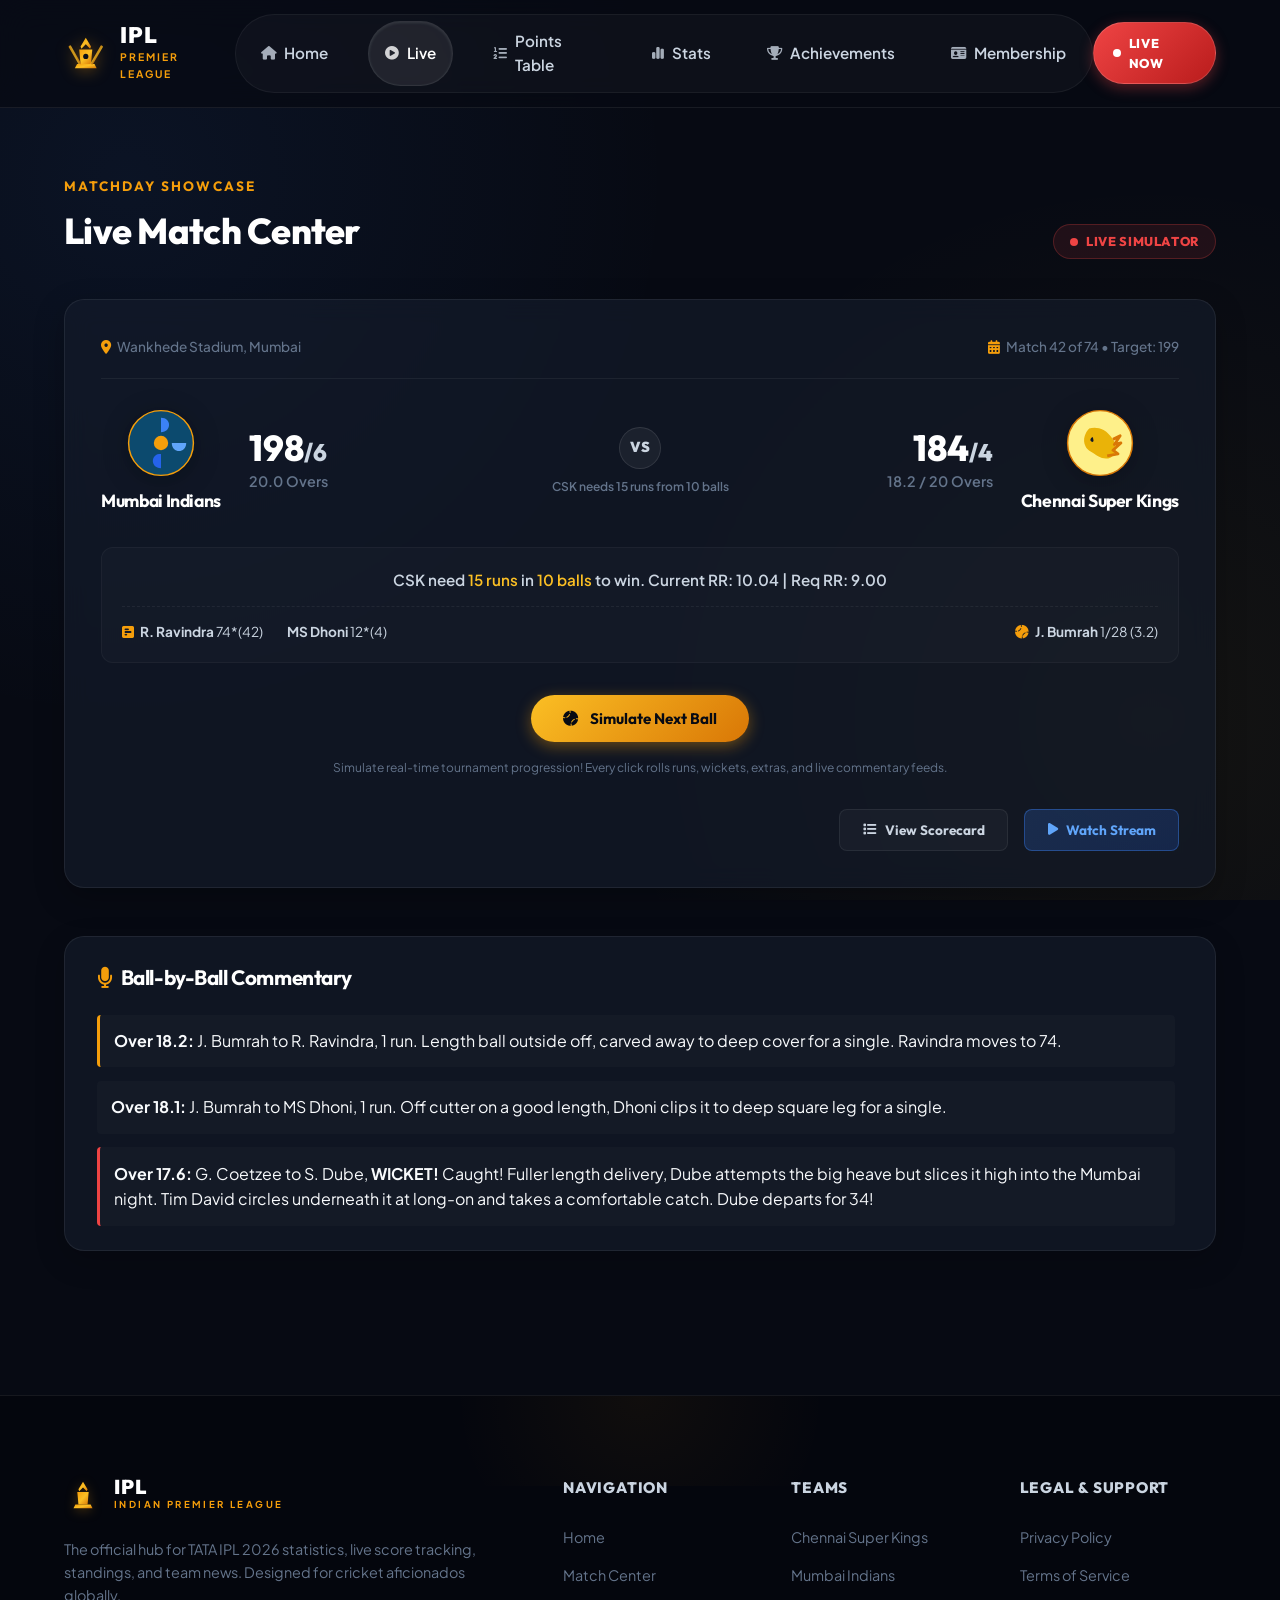
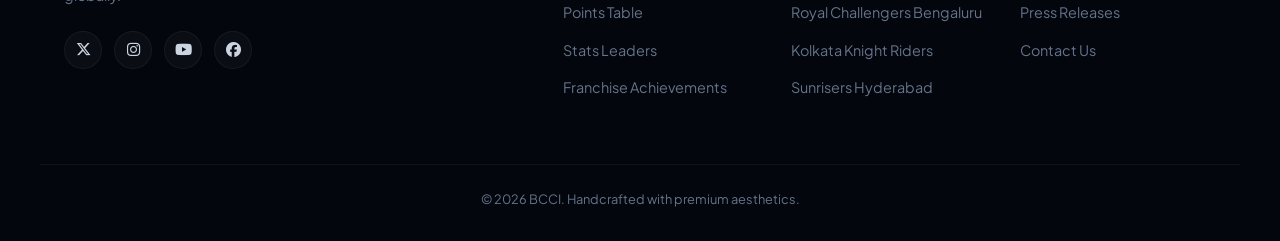
<file: live.html>
<!DOCTYPE html>
<html lang="en">
<head>
    <meta charset="UTF-8">
    <meta name="viewport" content="width=device-width, initial-scale=1.0">
    <meta name="description" content="Experience real-time TATA IPL 2026 matches with live scores, custom commentaries, and interactive simulator.">
    <title>IPL 2026 - Live Match Center</title>
    <!-- Google Fonts -->
    <link rel="preconnect" href="https://fonts.googleapis.com">
    <link rel="preconnect" href="https://fonts.gstatic.com" crossorigin>
    <link href="https://fonts.googleapis.com/css2?family=Outfit:wght@300;400;500;600;700;800;900&family=Plus+Jakarta+Sans:wght@300;400;500;600;700&display=swap" rel="stylesheet">
    <!-- FontAwesome for Premium Icons -->
    <link rel="stylesheet" href="https://cdnjs.cloudflare.com/ajax/libs/font-awesome/6.4.0/css/all.min.css">
    <!-- External CSS -->
    <link rel="stylesheet" href="style.css">
    <link rel="stylesheet" href="custom.css">
</head>
<body>
    <!-- Premium Navigation Bar -->
    <header class="navbar" id="main-header">
        <div class="nav-container">
            <a href="index.html" class="nav-brand" id="nav-brand-link">
                <!-- Golden IPL Trophy SVG Logo -->
                <svg viewBox="0 0 100 100" class="brand-logo" aria-label="IPL Logo">
                    <defs>
                        <linearGradient id="gold-grad" x1="0%" y1="0%" x2="100%" y2="100%">
                            <stop offset="0%" stop-color="#f59e0b" />
                            <stop offset="50%" stop-color="#fbbf24" />
                            <stop offset="100%" stop-color="#d97706" />
                        </linearGradient>
                    </defs>
                    <path d="M50,15 L62,35 L60,40 L50,30 L40,40 L38,35 Z" fill="url(#gold-grad)"/>
                    <path d="M35,42 L65,42 L62,75 L38,75 Z" fill="url(#gold-grad)"/>
                    <path d="M30,75 L70,75 L75,85 L25,85 Z" fill="url(#gold-grad)"/>
                    <circle cx="50" cy="58" r="6" fill="#0b0f19"/>
                    <!-- Cricket Bats Crossing -->
                    <rect x="22" y="30" width="6" height="50" transform="rotate(-30, 25, 55)" rx="2" fill="url(#gold-grad)" opacity="0.8"/>
                    <rect x="72" y="30" width="6" height="50" transform="rotate(30, 75, 55)" rx="2" fill="url(#gold-grad)" opacity="0.8"/>
                </svg>
                <div class="brand-text">
                    <span class="brand-title">IPL</span>
                    <span class="brand-subtitle">PREMIER LEAGUE</span>
                </div>
            </a>
            <nav class="nav-menu" id="navigation-menu">
                <a href="index.html" class="nav-item"><i class="fa-solid fa-house"></i> Home</a>
                <a href="live.html" class="nav-item active"><i class="fa-solid fa-circle-play"></i> Live</a>
                <a href="table.html" class="nav-item"><i class="fa-solid fa-list-ol"></i> Points Table</a>
                <a href="stats.html" class="nav-item"><i class="fa-solid fa-chart-simple"></i> Stats</a>
                <a href="achievements.html" class="nav-item"><i class="fa-solid fa-trophy"></i> Achievements</a>
                <a href="membership.html" class="nav-item"><i class="fa-solid fa-id-card"></i> Membership</a>
            </nav>
            <div class="nav-actions">
                <a href="live.html" class="live-btn" id="live-match-btn">
                    <span class="live-pulse"></span> LIVE NOW
                </a>
            </div>
        </div>
    </header>

    <!-- Main Content Grid -->
    <main class="main-container">
        <!-- Live / Recent Match Section -->
        <section class="section" id="live-match">
            <div class="section-header">
                <div class="section-title-wrap">
                    <span class="section-subtitle">Matchday Showcase</span>
                    <h2 class="section-title">Live Match Center</h2>
                </div>
                <div class="status-pill live-pill">
                    <span class="pulse-dot"></span> LIVE SIMULATOR
                </div>
            </div>

            <!-- Main Interactive Live widget -->
            <div class="match-widget">
                <div class="match-meta">
                    <span class="match-venue"><i class="fa-solid fa-location-dot"></i> Wankhede Stadium, Mumbai</span>
                    <span class="match-date"><i class="fa-solid fa-calendar-days"></i> Match 42 of 74 &bull; Target: 199</span>
                </div>
                
                <div class="match-teams-grid">
                    <!-- Team 1: Mumbai Indians -->
                    <div class="match-team team-left">
                        <div class="team-graphics">
                            <svg viewBox="0 0 100 100" class="team-logo-svg mi-logo">
                                <circle cx="50" cy="50" r="45" fill="#0c4a6e" stroke="#f59e0b" stroke-width="2"/>
                                <path d="M50,50 L50,15 C65,15 65,35 50,35 Z" fill="#3b82f6"/>
                                <path d="M50,50 L85,50 C85,65 65,65 65,50 Z" fill="#60a5fa"/>
                                <path d="M50,50 L50,85 C35,85 35,65 50,65 Z" fill="#2563eb"/>
                                <circle cx="50" cy="50" r="10" fill="#f59e0b"/>
                            </svg>
                            <h3 class="team-name">Mumbai Indians</h3>
                            <span class="team-abbr">MI</span>
                        </div>
                        <div class="team-score-block">
                            <div class="team-score">198<span class="wickets">/6</span></div>
                            <div class="team-overs">20.0 Overs</div>
                        </div>
                    </div>
                    <!-- Versus Divider -->
                    <div class="match-vs">
                        <div class="vs-badge">VS</div>
                        <div class="match-indicator">CSK needs 15 runs from 10 balls</div>
                    </div>
                    <!-- Team 2: Chennai Super Kings (Batting Second) -->
                    <div class="match-team team-right">
                        <div class="team-score-block text-right">
                            <div class="team-score" id="csk-live-score">184<span class="wickets" id="csk-live-wickets">/4</span></div>
                            <div class="team-overs" id="csk-live-overs">18.2 <span class="overs-label">/ 20 Overs</span></div>
                        </div>
                        <div class="team-graphics">
                            <svg viewBox="0 0 100 100" class="team-logo-svg csk-logo">
                                <circle cx="50" cy="50" r="45" fill="#fef08a" stroke="#d97706" stroke-width="2"/>
                                <path d="M35,30 C30,35 25,45 30,55 C32,60 38,62 42,65 C45,67 55,75 65,70 C75,65 72,50 68,45 C65,40 60,35 55,32 C48,28 40,28 35,30 Z" fill="#eab308"/>
                                <path d="M68,45 L78,40 L70,52 L79,50 L68,60 L75,65 L60,68" fill="none" stroke="#d97706" stroke-width="4" stroke-linejoin="round"/>
                                <path d="M40,42 C38,42 36,45 37,47 C38,49 41,49 41,47 C41,45 40,42 40,42 Z" fill="#0f172a"/>
                            </svg>
                            <h3 class="team-name">Chennai Super Kings</h3>
                            <span class="team-abbr">CSK</span>
                        </div>
                    </div>
                </div>

                <!-- Match Status message bar -->
                <div class="match-status-bar">
                    <div class="status-message" id="simulation-verdict">
                        CSK need <span class="highlight" id="runs-needed">15 runs</span> in <span class="highlight" id="balls-remaining">10 balls</span> to win. Current RR: <span id="crr-val">10.04</span> | Req RR: <span id="rrr-val">9.00</span>
                    </div>
                    <div class="batsmen-bowler-summary">
                        <div class="live-players">
                            <span><i class="fa-solid fa-square-poll-horizontal icon-accent"></i> <strong id="batsman-1-name">R. Ravindra</strong> <span id="batsman-1-runs">74</span>*(<span id="batsman-1-balls">42</span>)</span>
                            <span><strong id="batsman-2-name">MS Dhoni</strong> <span id="batsman-2-runs">12</span>*(<span id="batsman-2-balls">4</span>)</span>
                        </div>
                        <div class="live-bowler">
                            <span><i class="fa-solid fa-baseball icon-accent"></i> <strong id="bowler-name">J. Bumrah</strong> <span id="bowler-wickets">1</span>/<span id="bowler-runs">28</span> (<span id="bowler-overs">3.2</span>)</span>
                        </div>
                    </div>
                </div>

                <!-- Live Sim & Controls -->
                <div style="display: flex; flex-direction: column; align-items: center; gap: 1rem; margin-bottom: 2rem;">
                    <button class="btn btn-primary" id="btn-simulate-ball" style="box-shadow: 0 4px 15px rgba(245,158,11,0.4);"><i class="fa-solid fa-baseball"></i> Simulate Next Ball</button>
                    <p style="font-size: 0.75rem; color: var(--text-muted);">Simulate real-time tournament progression! Every click rolls runs, wickets, extras, and live commentary feeds.</p>
                </div>

                <!-- CTA buttons -->
                <div class="match-cta-bar">
                    <button class="btn-match-action" id="btn-show-scorecard"><i class="fa-solid fa-list"></i> View Scorecard</button>
                    <button class="btn-match-action btn-accent-action" id="btn-watch-stream"><i class="fa-solid fa-play"></i> Watch Stream</button>
                </div>
            </div>

            <!-- Interactive Commentary & Full Scorecard layout -->
            <div style="display: grid; grid-template-columns: 1fr; gap: 2.5rem; margin-top: 3rem;" id="match-center-details">
                <!-- Live Commentary Logs -->
                <div class="table-card" style="padding: 1.5rem 2rem;">
                    <h3 style="font-size: 1.3rem; margin-bottom: 1.25rem; display: flex; align-items: center; gap: 0.5rem;"><i class="fa-solid fa-microphone" style="color: var(--primary);"></i> Ball-by-Ball Commentary</h3>
                    <div id="commentary-log" style="max-height: 350px; overflow-y: auto; display: flex; flex-direction: column; gap: 0.85rem; padding-right: 0.5rem;">
                        <div style="background: rgba(255,255,255,0.02); border-left: 3px solid var(--primary); padding: 0.85rem; border-radius: 4px;">
                            <strong>Over 18.2:</strong> J. Bumrah to R. Ravindra, 1 run. Length ball outside off, carved away to deep cover for a single. Ravindra moves to 74.
                        </div>
                        <div style="background: rgba(255,255,255,0.02); padding: 0.85rem; border-radius: 4px;">
                            <strong>Over 18.1:</strong> J. Bumrah to MS Dhoni, 1 run. Off cutter on a good length, Dhoni clips it to deep square leg for a single.
                        </div>
                        <div style="background: rgba(255,255,255,0.02); padding: 0.85rem; border-radius: 4px; border-left: 3px solid var(--accent-red);">
                            <strong>Over 17.6:</strong> G. Coetzee to S. Dube, <strong>WICKET!</strong> Caught! Fuller length delivery, Dube attempts the big heave but slices it high into the Mumbai night. Tim David circles underneath it at long-on and takes a comfortable catch. Dube departs for 34!
                        </div>
                    </div>
                </div>

                <!-- Full Scorecard Section (Accordion style) -->
                <div class="table-card" id="scorecard-container" style="display: none; padding: 2rem;">
                    <h3 style="font-size: 1.3rem; margin-bottom: 1.5rem; display: flex; align-items: center; justify-content: space-between;">
                        <span><i class="fa-solid fa-table-list" style="color: var(--primary);"></i> Match Scorecard</span>
                        <button id="close-scorecard" style="background: transparent; border: none; color: var(--text-muted); cursor: pointer; font-size: 1rem;"><i class="fa-solid fa-x"></i> Close</button>
                    </h3>
                    <div style="display: grid; grid-template-columns: 1fr; gap: 2rem;">
                        <div>
                            <h4 style="color: #fbbf24; margin-bottom: 0.75rem;">Chennai Super Kings (Innings)</h4>
                            <table class="premium-table">
                                <thead>
                                    <tr>
                                        <th class="text-left">Batsman</th>
                                        <th>Runs</th>
                                        <th>Balls</th>
                                        <th>4s</th>
                                        <th>6s</th>
                                        <th>SR</th>
                                    </tr>
                                </thead>
                                <tbody>
                                    <tr>
                                        <td class="text-left">Ruturaj Gaikwad (c)</td>
                                        <td>42</td>
                                        <td>26</td>
                                        <td>5</td>
                                        <td>1</td>
                                        <td>161.54</td>
                                    </tr>
                                    <tr>
                                        <td class="text-left">Rachin Ravindra</td>
                                        <td id="scorecard-r-runs">74</td>
                                        <td id="scorecard-r-balls">42</td>
                                        <td id="scorecard-r-fours">8</td>
                                        <td id="scorecard-r-sixes">3</td>
                                        <td id="scorecard-r-sr">176.19</td>
                                    </tr>
                                    <tr>
                                        <td class="text-left">Shivam Dube</td>
                                        <td>34</td>
                                        <td>20</td>
                                        <td>2</td>
                                        <td>3</td>
                                        <td>170.00</td>
                                    </tr>
                                    <tr>
                                        <td class="text-left">MS Dhoni (wk)</td>
                                        <td id="scorecard-d-runs">12</td>
                                        <td id="scorecard-d-balls">4</td>
                                        <td id="scorecard-d-fours">0</td>
                                        <td id="scorecard-d-sixes">2</td>
                                        <td id="scorecard-d-sr">300.00</td>
                                    </tr>
                                </tbody>
                            </table>
                        </div>
                    </div>
                </div>
            </div>
        </section>
    </main>

    <!-- Watch Stream Popup Modal -->
    <div class="checkout-modal" id="stream-modal">
        <div class="checkout-modal-content" style="max-width: 680px;">
            <h3 style="font-size: 1.5rem; margin-bottom: 1rem; display: flex; align-items: center; justify-content: space-between;">
                <span><span class="live-pulse" style="background-color: #ef4444; margin-right: 0.5rem;"></span> TATA IPL 2026 Live Broadcast</span>
                <button id="close-stream" style="background: transparent; border: none; color: #ffffff; cursor: pointer; font-size: 1.25rem;"><i class="fa-solid fa-xmark"></i></button>
            </h3>
            
            <div style="background: #000; border-radius: 12px; width: 100%; height: 320px; display: flex; flex-direction: column; align-items: center; justify-content: center; position: relative; overflow: hidden; border: 1.5px solid rgba(255,255,255,0.08);">
                <div style="position: absolute; top: 15px; left: 15px; background: rgba(239, 68, 68, 0.85); color: #fff; padding: 0.25rem 0.75rem; border-radius: 4px; font-weight: 800; font-size: 0.7rem; font-family: var(--font-heading); letter-spacing: 0.05em; display: flex; align-items: center; gap: 0.4rem;">
                    <span class="live-pulse" style="width: 6px; height: 6px; background-color: white;"></span> LIVE FULL HD
                </div>
                <div style="position: absolute; top: 15px; right: 15px; background: rgba(0, 0, 0, 0.6); color: #fff; padding: 0.25rem 0.5rem; border-radius: 4px; font-size: 0.7rem; font-family: var(--font-heading); display: flex; align-items: center; gap: 0.4rem;">
                    <i class="fa-solid fa-eye" style="color: #60a5fa;"></i> 4.8M Viewers
                </div>
                
                <i class="fa-regular fa-circle-play" style="font-size: 5rem; color: var(--primary); cursor: pointer; filter: drop-shadow(0 4px 15px rgba(245,158,11,0.45)); transition: transform 0.2s;" onmouseover="this.style.transform='scale(1.1)'" onmouseout="this.style.transform='scale(1)'"></i>
                <p style="margin-top: 1.5rem; font-weight: 600; color: #cbd5e1; font-size: 0.95rem;">Wankhede Stadium feed connected successfully.</p>
                <p style="color: var(--text-muted); font-size: 0.75rem; margin-top: 0.25rem;">Press play to begin simulated interactive broadcast stream.</p>
            </div>
            
            <div style="display: flex; justify-content: space-around; margin-top: 1.5rem; border-top: 1px solid rgba(255,255,255,0.06); padding-top: 1rem;">
                <span style="font-size: 0.8rem; color: var(--text-secondary);"><i class="fa-solid fa-volume-high" style="color: var(--primary);"></i> English (Stereo)</span>
                <span style="font-size: 0.8rem; color: var(--text-secondary);"><i class="fa-solid fa-sliders" style="color: var(--primary);"></i> Auto (1080p60)</span>
            </div>
        </div>
    </div>

    <!-- Modern Premium Footer -->
    <footer class="footer" id="footer-section">
        <div class="footer-glow"></div>
        <div class="footer-container">
            <div class="footer-left">
                <div class="footer-brand">
                    <svg viewBox="0 0 100 100" class="footer-logo">
                        <path d="M50,15 L62,35 L60,40 L50,30 L40,40 L38,35 Z" fill="url(#gold-grad)"/>
                        <path d="M35,42 L65,42 L62,75 L38,75 Z" fill="url(#gold-grad)"/>
                        <path d="M30,75 L70,75 L75,85 L25,85 Z" fill="url(#gold-grad)"/>
                    </svg>
                    <div class="footer-brand-text">
                        <span class="footer-title">IPL</span>
                        <span class="footer-subtitle">INDIAN PREMIER LEAGUE</span>
                    </div>
                </div>
                <p class="footer-desc">The official hub for TATA IPL 2026 statistics, live score tracking, standings, and team news. Designed for cricket aficionados globally.</p>
                <div class="social-links">
                    <a href="#" aria-label="Twitter"><i class="fa-brands fa-x-twitter"></i></a>
                    <a href="#" aria-label="Instagram"><i class="fa-brands fa-instagram"></i></a>
                    <a href="#" aria-label="YouTube"><i class="fa-brands fa-youtube"></i></a>
                    <a href="#" aria-label="Facebook"><i class="fa-brands fa-facebook"></i></a>
                </div>
            </div>
            
            <div class="footer-right">
                <div class="footer-links-col">
                    <h4>Navigation</h4>
                    <ul>
                        <li><a href="index.html">Home</a></li>
                        <li><a href="live.html">Match Center</a></li>
                        <li><a href="table.html">Points Table</a></li>
                        <li><a href="stats.html">Stats Leaders</a></li>
                        <li><a href="achievements.html">Franchise Achievements</a></li>
                    </ul>
                </div>
                
                <div class="footer-links-col">
                    <h4>Teams</h4>
                    <ul>
                        <li><a href="#teams">Chennai Super Kings</a></li>
                        <li><a href="#teams">Mumbai Indians</a></li>
                        <li><a href="#teams">Royal Challengers Bengaluru</a></li>
                        <li><a href="#teams">Kolkata Knight Riders</a></li>
                        <li><a href="#teams">Sunrisers Hyderabad</a></li>
                    </ul>
                </div>
                <div class="footer-links-col">
                    <h4>Legal & Support</h4>
                    <ul>
                        <li><a href="#">Privacy Policy</a></li>
                        <li><a href="#">Terms of Service</a></li>
                        <li><a href="#">Press Releases</a></li>
                        <li><a href="#">Contact Us</a></li>
                    </ul>
                </div>
            </div>
        </div>
        <div class="footer-bottom">
            <p>&copy; 2026 BCCI. Handcrafted with premium aesthetics.</p>
        </div>
    </footer>

    <!-- Interactive Live Score Simulator Script -->
    <script>
        document.addEventListener('DOMContentLoaded', () => {
            // Live Stats Variables
            let cskRuns = 184;
            let cskWickets = 4;
            let currentOvers = 18.2;
            let ballsInCurrentOver = 2; // (18.2 means 2 balls bowled in 19th over)
            let totalBallsCSK = 110; // (18.2 overs = 110 balls)

            // Players
            let rRavindraRuns = 74;
            let rRavindraBalls = 42;
            let msDhoniRuns = 12;
            let msDhoniBalls = 4;

            // Bowler (J. Bumrah)
            let bumrahRunsConceded = 28;
            let bumrahWickets = 1;
            let bumrahBallsBowled = 20; // 3.2 overs

            const target = 199;
            const maxBalls = 120;
            let isMatchOver = false;

            // DOM elements
            const btnSimulate = document.getElementById('btn-simulate-ball');
            const scoreText = document.getElementById('csk-live-score');
            const oversText = document.getElementById('csk-live-overs');
            const verdictText = document.getElementById('simulation-verdict');
            const logBox = document.getElementById('commentary-log');

            const rRunsEl = document.getElementById('batsman-1-runs');
            const rBallsEl = document.getElementById('batsman-1-balls');
            const dRunsEl = document.getElementById('batsman-2-runs');
            const dBallsEl = document.getElementById('batsman-2-balls');

            const bWicketsEl = document.getElementById('bowler-wickets');
            const bRunsEl = document.getElementById('bowler-runs');
            const bOversEl = document.getElementById('bowler-overs');

            // Scorecard elements
            const scorecardRRuns = document.getElementById('scorecard-r-runs');
            const scorecardRBalls = document.getElementById('scorecard-r-balls');
            const scorecardRSR = document.getElementById('scorecard-r-sr');
            const scorecardDRuns = document.getElementById('scorecard-d-runs');
            const scorecardDBalls = document.getElementById('scorecard-d-balls');
            const scorecardDSR = document.getElementById('scorecard-d-sr');

            // Simulator logic
            btnSimulate.addEventListener('click', () => {
                if (isMatchOver) return;

                // Roll a random outcome:
                // 0 (dot), 1 (single), 2 (double), 4 (boundary), 6 (six), W (wicket), Extra (wide/no-ball)
                const outcomes = ['0', '1', '1', '2', '4', '6', 'W', 'Ex'];
                const roll = outcomes[Math.floor(Math.random() * outcomes.length)];

                let ballDescription = '';
                let runsScored = 0;
                let isExtra = false;
                let isWicket = false;

                // Determine active batsman (Dhoni vs Ravindra - Dhoni faces odd balls, Ravindra faces even, or simply track strike)
                // Let's assume R. Ravindra is on strike for simpler implementation, or Dhoni
                const strikeBatsman = (totalBallsCSK % 2 === 0) ? 'R. Ravindra' : 'MS Dhoni';

                // Process Roll
                if (roll === 'Ex') {
                    // Extra (Wide / No-ball)
                    isExtra = true;
                    runsScored = 1;
                    ballDescription = `Wide delivery. J. Bumrah sprays it down the leg side. Extras tick up.`;
                } else if (roll === 'W') {
                    isWicket = true;
                    cskWickets++;
                    ballDescription = `<strong>WICKET!</strong> Bowled him! J. Bumrah fires in a scorching yorker at 145 kph. ${strikeBatsman} is late down and the off-stump is flattened! Spectacular bowling.`;
                } else {
                    runsScored = parseInt(roll);
                    if (runsScored === 0) {
                        ballDescription = `Good length delivery outside off, defended back to the bowler. Dot ball.`;
                    } else if (runsScored === 1) {
                        ballDescription = `Tucked away softly off the pads to short fine leg for a quick single.`;
                    } else if (runsScored === 2) {
                        ballDescription = `Flicked away into the midwicket pocket. Good hard running sees them complete a comfortable brace.`;
                    } else if (runsScored === 4) {
                        ballDescription = `<strong>FOUR!</strong> Short and wide, slapped through point. Elegant shot! The crowd goes wild.`;
                    } else if (runsScored === 6) {
                        ballDescription = `<strong>SIX!</strong> Massive! Dhoni/Ravindra down on one knee and launched deep into the Wankhede grandstand! Magnificent striking.`;
                    }
                }

                // Update score
                cskRuns += runsScored;
                if (!isExtra) {
                    totalBallsCSK++;
                    ballsInCurrentOver++;
                    if (ballsInCurrentOver === 6) {
                        ballsInCurrentOver = 0;
                        currentOvers = Math.floor(currentOvers) + 1;
                    } else {
                        currentOvers = Math.floor(currentOvers) + (ballsInCurrentOver / 10);
                    }

                    // Update active batsman balls
                    if (strikeBatsman === 'R. Ravindra') {
                        rRavindraBalls++;
                        rRavindraRuns += runsScored;
                    } else {
                        msDhoniBalls++;
                        msDhoniRuns += runsScored;
                    }

                    // Bowler stats
                    bumrahBallsBowled++;
                    bumrahRunsConceded += runsScored;
                    if (isWicket) {
                        bumrahWickets++;
                    }
                } else {
                    // extras increase runs conceded but not balls bowled
                    bumrahRunsConceded += runsScored;
                }

                // Wicket check
                if (isWicket) {
                    if (cskWickets >= 10) {
                        isMatchOver = true;
                    }
                }

                // Target check
                if (cskRuns >= target) {
                    isMatchOver = true;
                }

                // Balls limit check
                if (totalBallsCSK >= maxBalls && cskRuns < target) {
                    isMatchOver = true;
                }

                // Render dynamic text updates
                scoreText.innerHTML = `${cskRuns}<span class="wickets">/${cskWickets}</span>`;
                oversText.innerHTML = `${currentOvers.toFixed(1)} <span class="overs-label">/ 20 Overs</span>`;
                
                rRunsEl.innerText = rRavindraRuns;
                rBallsEl.innerText = rRavindraBalls;
                dRunsEl.innerText = msDhoniRuns;
                dBallsEl.innerText = msDhoniBalls;

                bWicketsEl.innerText = bumrahWickets;
                bRunsEl.innerText = bumrahRunsConceded;
                
                let bOversRender = Math.floor(bumrahBallsBowled / 6) + ((bumrahBallsBowled % 6) / 10);
                bOversEl.innerText = bOversRender.toFixed(1);

                // Update scorecard table
                scorecardRRuns.innerText = rRavindraRuns;
                scorecardRBalls.innerText = rRavindraBalls;
                scorecardRSR.innerText = ((rRavindraRuns / rRavindraBalls) * 100).toFixed(2);
                scorecardDRuns.innerText = msDhoniRuns;
                scorecardDBalls.innerText = msDhoniBalls;
                scorecardDSR.innerText = ((msDhoniRuns / msDhoniBalls) * 100).toFixed(2);

                // Calculate calculations
                const runsRemaining = target - cskRuns;
                const ballsRemaining = maxBalls - totalBallsCSK;
                const crr = (cskRuns / (totalBallsCSK / 6)).toFixed(2);
                const rrr = (ballsRemaining > 0) ? ((runsRemaining / ballsRemaining) * 6).toFixed(2) : '0.00';

                // Status message update
                if (isMatchOver) {
                    btnSimulate.disabled = true;
                    btnSimulate.style.opacity = '0.5';
                    btnSimulate.style.cursor = 'not-allowed';

                    if (cskRuns >= target) {
                        verdictText.innerHTML = `<span style="color: var(--success); font-weight: 800;"><i class="fa-solid fa-trophy text-amber-500"></i> CHENNAI SUPER KINGS WON by ${10 - cskWickets} wickets!</span>`;
                        ballDescription += ` <br><strong style="color: #10b981;">CSK cross the finish line! Absolute scenes at the Wankhede!</strong>`;
                    } else if (cskWickets >= 10) {
                        verdictText.innerHTML = `<span style="color: var(--accent-red); font-weight: 800;"><i class="fa-solid fa-circle-xmark"></i> MUMBAI INDIANS WON by ${runsRemaining - 1} runs! All out!</span>`;
                        ballDescription += ` <br><strong style="color: #ef4444;">CSK are bowled out! MI win a absolute nailbiter!</strong>`;
                    } else {
                        verdictText.innerHTML = `<span style="color: var(--accent-red); font-weight: 800;"><i class="fa-solid fa-clock"></i> MUMBAI INDIANS WON by ${runsRemaining} runs! Overs completed.</span>`;
                        ballDescription += ` <br><strong style="color: #ef4444;">Innings completed. CSK falls short by ${runsRemaining} runs.</strong>`;
                    }
                } else {
                    verdictText.innerHTML = `CSK need <span class="highlight">${runsRemaining} runs</span> in <span class="highlight">${ballsRemaining} balls</span> to win. CRR: <span>${crr}</span> | RRR: <span>${rrr}</span>`;
                }

                // Log commentary feed
                const overDecimal = (Math.floor((totalBallsCSK - 1) / 6)) + (((totalBallsCSK - 1) % 6 + 1) / 10);
                const logItem = document.createElement('div');
                logItem.style.background = isWicket ? 'rgba(239, 68, 68, 0.15)' : 'rgba(255,255,255,0.02)';
                logItem.style.borderLeft = isWicket ? '3px solid var(--accent-red)' : (roll === '6' || roll === '4') ? '3px solid #eab308' : 'none';
                logItem.style.padding = '0.85rem';
                logItem.style.borderRadius = '4px';
                logItem.style.animation = 'fadeInUp 0.3s ease';
                logItem.innerHTML = `<strong>Over ${overDecimal.toFixed(1)}:</strong> J. Bumrah to ${strikeBatsman}, ${roll === 'W' ? 'WICKET' : roll === 'Ex' ? 'Wide' : roll + ' run(s)'}. ${ballDescription}`;
                
                logBox.insertBefore(logItem, logBox.firstChild);
            });

            // Scorecard Toggles
            const btnScorecard = document.getElementById('btn-show-scorecard');
            const closeScorecard = document.getElementById('close-scorecard');
            const scorecardCont = document.getElementById('scorecard-container');

            btnScorecard.addEventListener('click', () => {
                scorecardCont.style.display = 'block';
                scorecardCont.scrollIntoView({ behavior: 'smooth' });
            });
            closeScorecard.addEventListener('click', () => {
                scorecardCont.style.display = 'none';
            });

            // Stream Modal Toggles
            const btnWatchStream = document.getElementById('btn-watch-stream');
            const closeStream = document.getElementById('close-stream');
            const streamModal = document.getElementById('stream-modal');

            btnWatchStream.addEventListener('click', () => {
                streamModal.style.display = 'flex';
            });
            closeStream.addEventListener('click', () => {
                streamModal.style.display = 'none';
            });
        });
    </script>
</body>
</html>
</file>
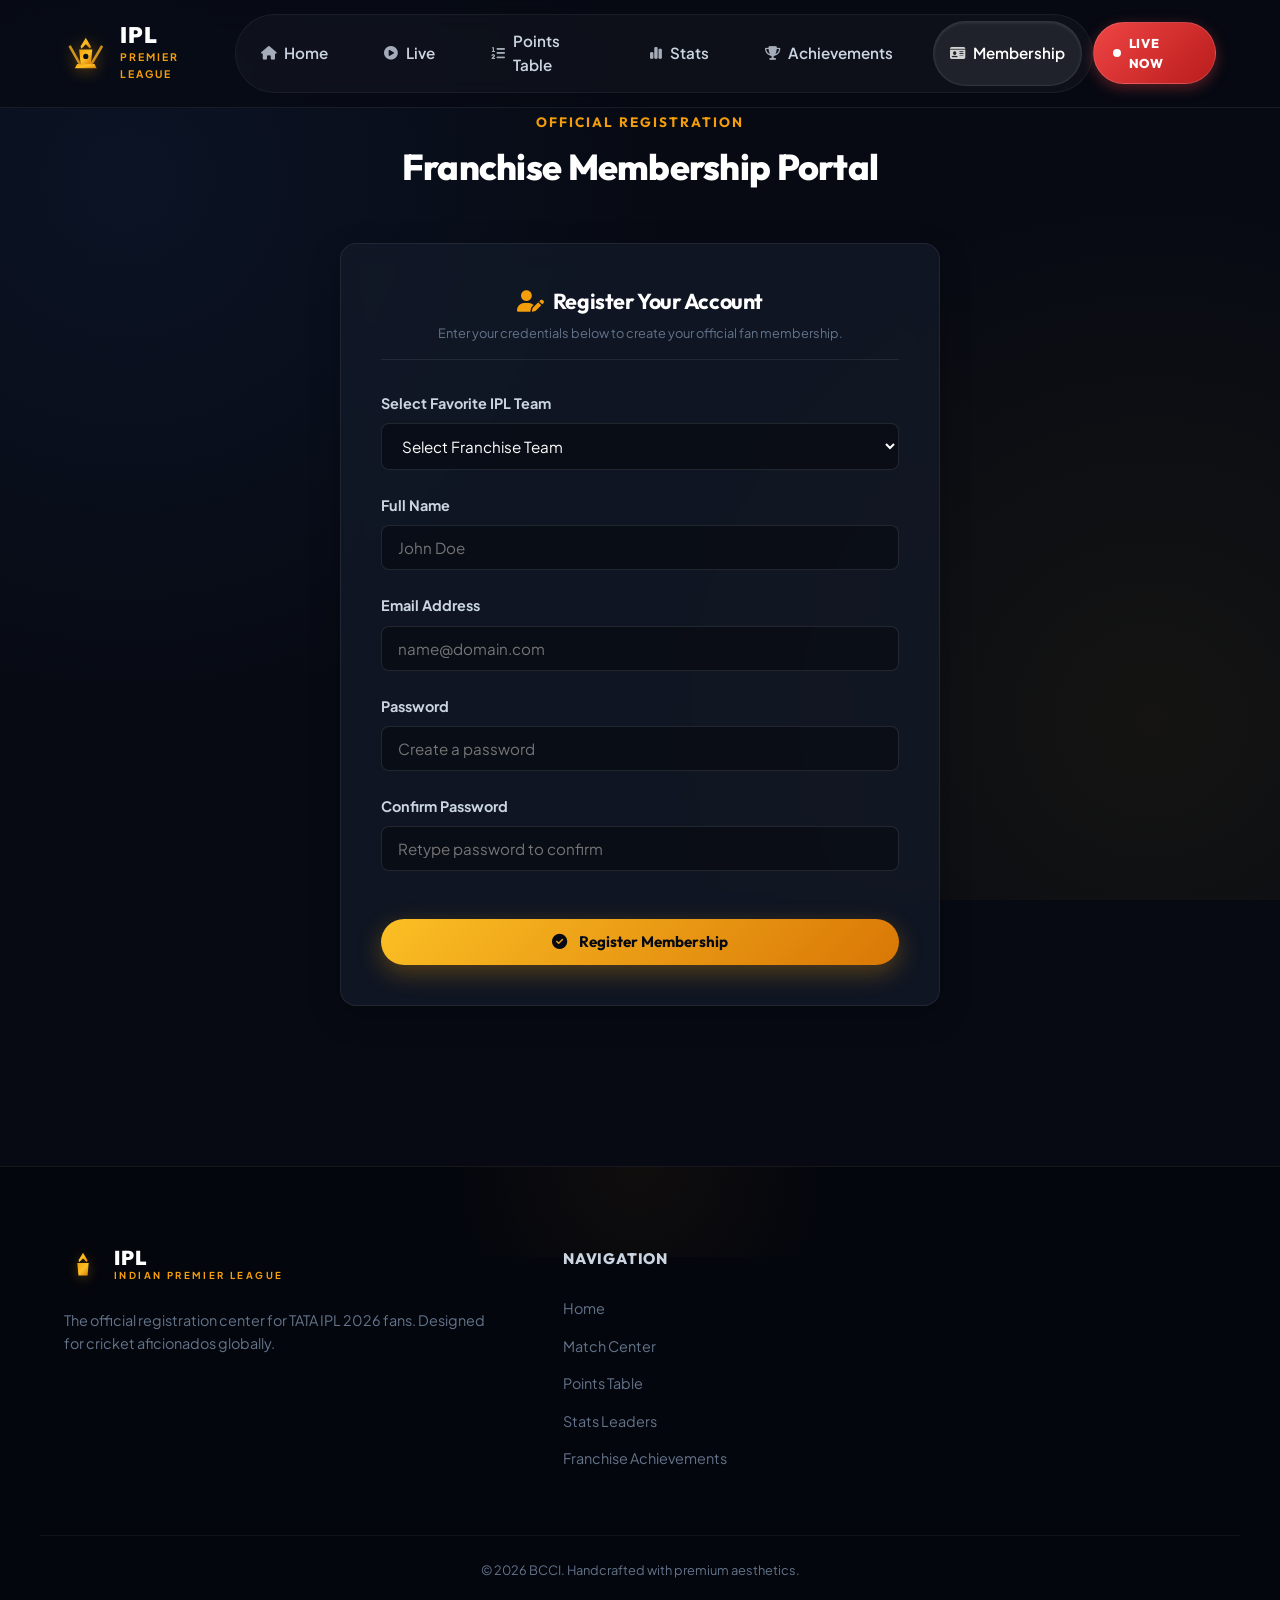
<file: membership.html>
<!DOCTYPE html>
<html lang="en">
<head>
    <meta charset="UTF-8">
    <meta name="viewport" content="width=device-width, initial-scale=1.0">
    <meta name="description" content="Sign up for the official TATA IPL 2026 Franchise Membership. Simple registration form with local storage security verification.">
    <title>IPL 2026 - Franchise Membership</title>
    <!-- Google Fonts -->
    <link rel="preconnect" href="https://fonts.googleapis.com">
    <link rel="preconnect" href="https://fonts.gstatic.com" crossorigin>
    <link href="https://fonts.googleapis.com/css2?family=Outfit:wght@300;400;500;600;700;800;900&family=Plus+Jakarta+Sans:wght@300;400;500;600;700&display=swap" rel="stylesheet">
    <!-- FontAwesome for Premium Icons -->
    <link rel="stylesheet" href="https://cdnjs.cloudflare.com/ajax/libs/font-awesome/6.4.0/css/all.min.css">
    <!-- jQuery CDN -->
    <script src="https://code.jquery.com/jquery-3.7.1.min.js"></script>
    <!-- External CSS -->
    <link rel="stylesheet" href="style.css">
    <link rel="stylesheet" href="custom.css">
    <link rel="stylesheet" href="membership.css">
</head>
<body>
    <!-- Premium Navigation Bar -->
    <header class="navbar" id="main-header">
        <div class="nav-container">
            <a href="index.html" class="nav-brand" id="nav-brand-link">
                <!-- Golden IPL Trophy SVG Logo -->
                <svg viewBox="0 0 100 100" class="brand-logo" aria-label="IPL Logo">
                    <defs>
                        <linearGradient id="gold-grad" x1="0%" y1="0%" x2="100%" y2="100%">
                            <stop offset="0%" stop-color="#f59e0b" />
                            <stop offset="50%" stop-color="#fbbf24" />
                            <stop offset="100%" stop-color="#d97706" />
                        </linearGradient>
                    </defs>
                    <path d="M50,15 L62,35 L60,40 L50,30 L40,40 L38,35 Z" fill="url(#gold-grad)"/>
                    <path d="M35,42 L65,42 L62,75 L38,75 Z" fill="url(#gold-grad)"/>
                    <path d="M30,75 L70,75 L75,85 L25,85 Z" fill="url(#gold-grad)"/>
                    <circle cx="50" cy="58" r="6" fill="#0b0f19"/>
                    <!-- Cricket Bats Crossing -->
                    <rect x="22" y="30" width="6" height="50" transform="rotate(-30, 25, 55)" rx="2" fill="url(#gold-grad)" opacity="0.8"/>
                    <rect x="72" y="30" width="6" height="50" transform="rotate(30, 75, 55)" rx="2" fill="url(#gold-grad)" opacity="0.8"/>
                </svg>
                <div class="brand-text">
                    <span class="brand-title">IPL</span>
                    <span class="brand-subtitle">PREMIER LEAGUE</span>
                </div>
            </a>
            <nav class="nav-menu" id="navigation-menu">
                <a href="index.html" class="nav-item"><i class="fa-solid fa-house"></i> Home</a>
                <a href="live.html" class="nav-item"><i class="fa-solid fa-circle-play"></i> Live</a>
                <a href="table.html" class="nav-item"><i class="fa-solid fa-list-ol"></i> Points Table</a>
                <a href="stats.html" class="nav-item"><i class="fa-solid fa-chart-simple"></i> Stats</a>
                <a href="achievements.html" class="nav-item"><i class="fa-solid fa-trophy"></i> Achievements</a>
                <a href="membership.html" class="nav-item active"><i class="fa-solid fa-id-card"></i> Membership</a>
            </nav>
            <div class="nav-actions">
                <a href="live.html" class="live-btn" id="live-match-btn">
                    <span class="live-pulse"></span> LIVE NOW
                </a>
            </div>
        </div>
    </header>

    <!-- Main Content Area -->
    <main class="main-container" style="padding-top: 7.5rem;">
        
        <!-- Section Header -->
        <div class="section-header" style="text-align: center; justify-content: center; align-items: center; margin-bottom: 2rem;">
            <div class="section-title-wrap" style="align-items: center;">
                <span class="section-subtitle">Official Registration</span>
                <h2 class="section-title">Franchise Membership Portal</h2>
            </div>
        </div>

        <!-- Centered Simplified Form -->
        <div class="simple-form-wrapper">
            <div class="form-header-membership">
                <h3 style="font-size: 1.35rem; color: #ffffff;"><i class="fa-solid fa-user-pen" style="color:var(--primary); margin-right: 0.35rem;"></i> Register Your Account</h3>
                <p style="font-size: 0.8rem; color: var(--text-muted); margin-top: 0.25rem;">Enter your credentials below to create your official fan membership.</p>
            </div>

            <form id="registration-form">
                
                <!-- Franchise team select -->
                <div class="form-group-membership">
                    <label for="member-team">Select Favorite IPL Team</label>
                    <select id="member-team">
                        <option value="" disabled selected>Select Franchise Team</option>
                        <option value="csk">Chennai Super Kings (CSK)</option>
                        <option value="mi">Mumbai Indians (MI)</option>
                        <option value="rcb">Royal Challengers Bengaluru (RCB)</option>
                        <option value="kkr">Kolkata Knight Riders (KKR)</option>
                        <option value="srh">Sunrisers Hyderabad (SRH)</option>
                        <option value="gt">Gujarat Titans (GT)</option>
                        <option value="rr">Rajasthan Royals (RR)</option>
                        <option value="dc">Delhi Capitals (DC)</option>
                        <option value="lsg">Lucknow Super Giants (LSG)</option>
                        <option value="pbks">Punjab Kings (PBKS)</option>
                    </select>
                </div>

                <!-- Full Name -->
                <div class="form-group-membership">
                    <label for="member-name">Full Name</label>
                    <input type="text" id="member-name" placeholder="John Doe">
                </div>

                <!-- Email -->
                <div class="form-group-membership">
                    <label for="member-email">Email Address</label>
                    <input type="text" id="member-email" placeholder="name@domain.com">
                </div>

                <!-- Password -->
                <div class="form-group-membership">
                    <label for="member-password">Password</label>
                    <input type="password" id="member-password" placeholder="Create a password">
                </div>

                <!-- Confirm Password -->
                <div class="form-group-membership">
                    <label for="member-confirm-password">Confirm Password</label>
                    <input type="password" id="member-confirm-password" placeholder="Retype password to confirm">
                </div>

                <button type="submit" class="btn btn-primary" style="width:100%; margin-top: 1.5rem; justify-content: center;">
                    <i class="fa-solid fa-circle-check"></i> Register Membership
                </button>
            </form>
        </div>

    </main>

    <!-- Modern Premium Footer -->
    <footer class="footer" id="footer-section">
        <div class="footer-glow"></div>
        <div class="footer-container">
            <div class="footer-left">
                <div class="footer-brand">
                    <svg viewBox="0 0 100 100" class="footer-logo">
                        <path d="M50,15 L62,35 L60,40 L50,30 L40,40 L38,35 Z" fill="url(#gold-grad)"/>
                        <path d="M35,42 L65,42 L62,75 L38,75 Z" fill="url(#gold-grad)"/>
                    </svg>
                    <div class="footer-brand-text">
                        <span class="footer-title">IPL</span>
                        <span class="footer-subtitle">INDIAN PREMIER LEAGUE</span>
                    </div>
                </div>
                <p class="footer-desc">The official registration center for TATA IPL 2026 fans. Designed for cricket aficionados globally.</p>
            </div>
            <div class="footer-right">
                <div class="footer-links-col">
                    <h4>Navigation</h4>
                    <ul>
                        <li><a href="index.html">Home</a></li>
                        <li><a href="live.html">Match Center</a></li>
                        <li><a href="table.html">Points Table</a></li>
                        <li><a href="stats.html">Stats Leaders</a></li>
                        <li><a href="achievements.html">Franchise Achievements</a></li>
                    </ul>
                </div>
            </div>
        </div>
        <div class="footer-bottom">
            <p>&copy; 2026 BCCI. Handcrafted with premium aesthetics.</p>
        </div>
    </footer>

    <!-- Scripts -->
    <script src="membership.js"></script>
</body>
</html>
</file>
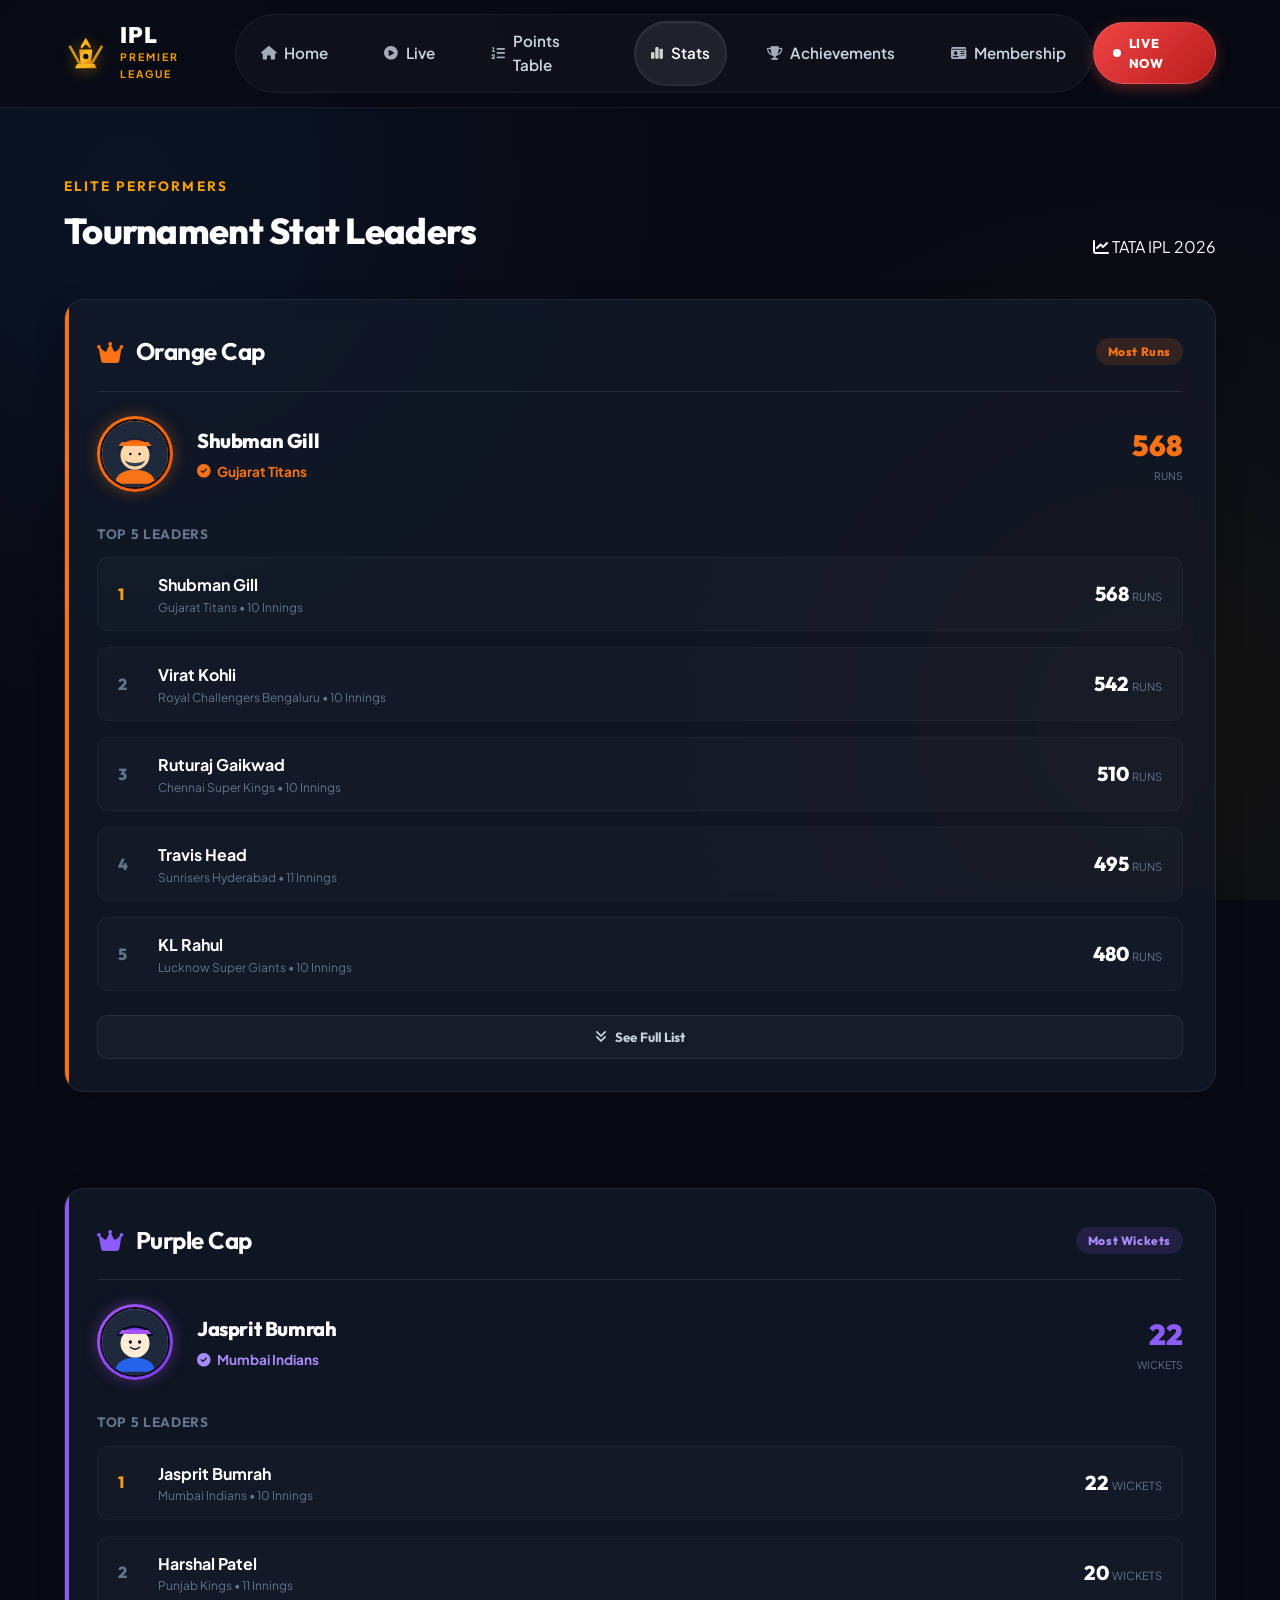
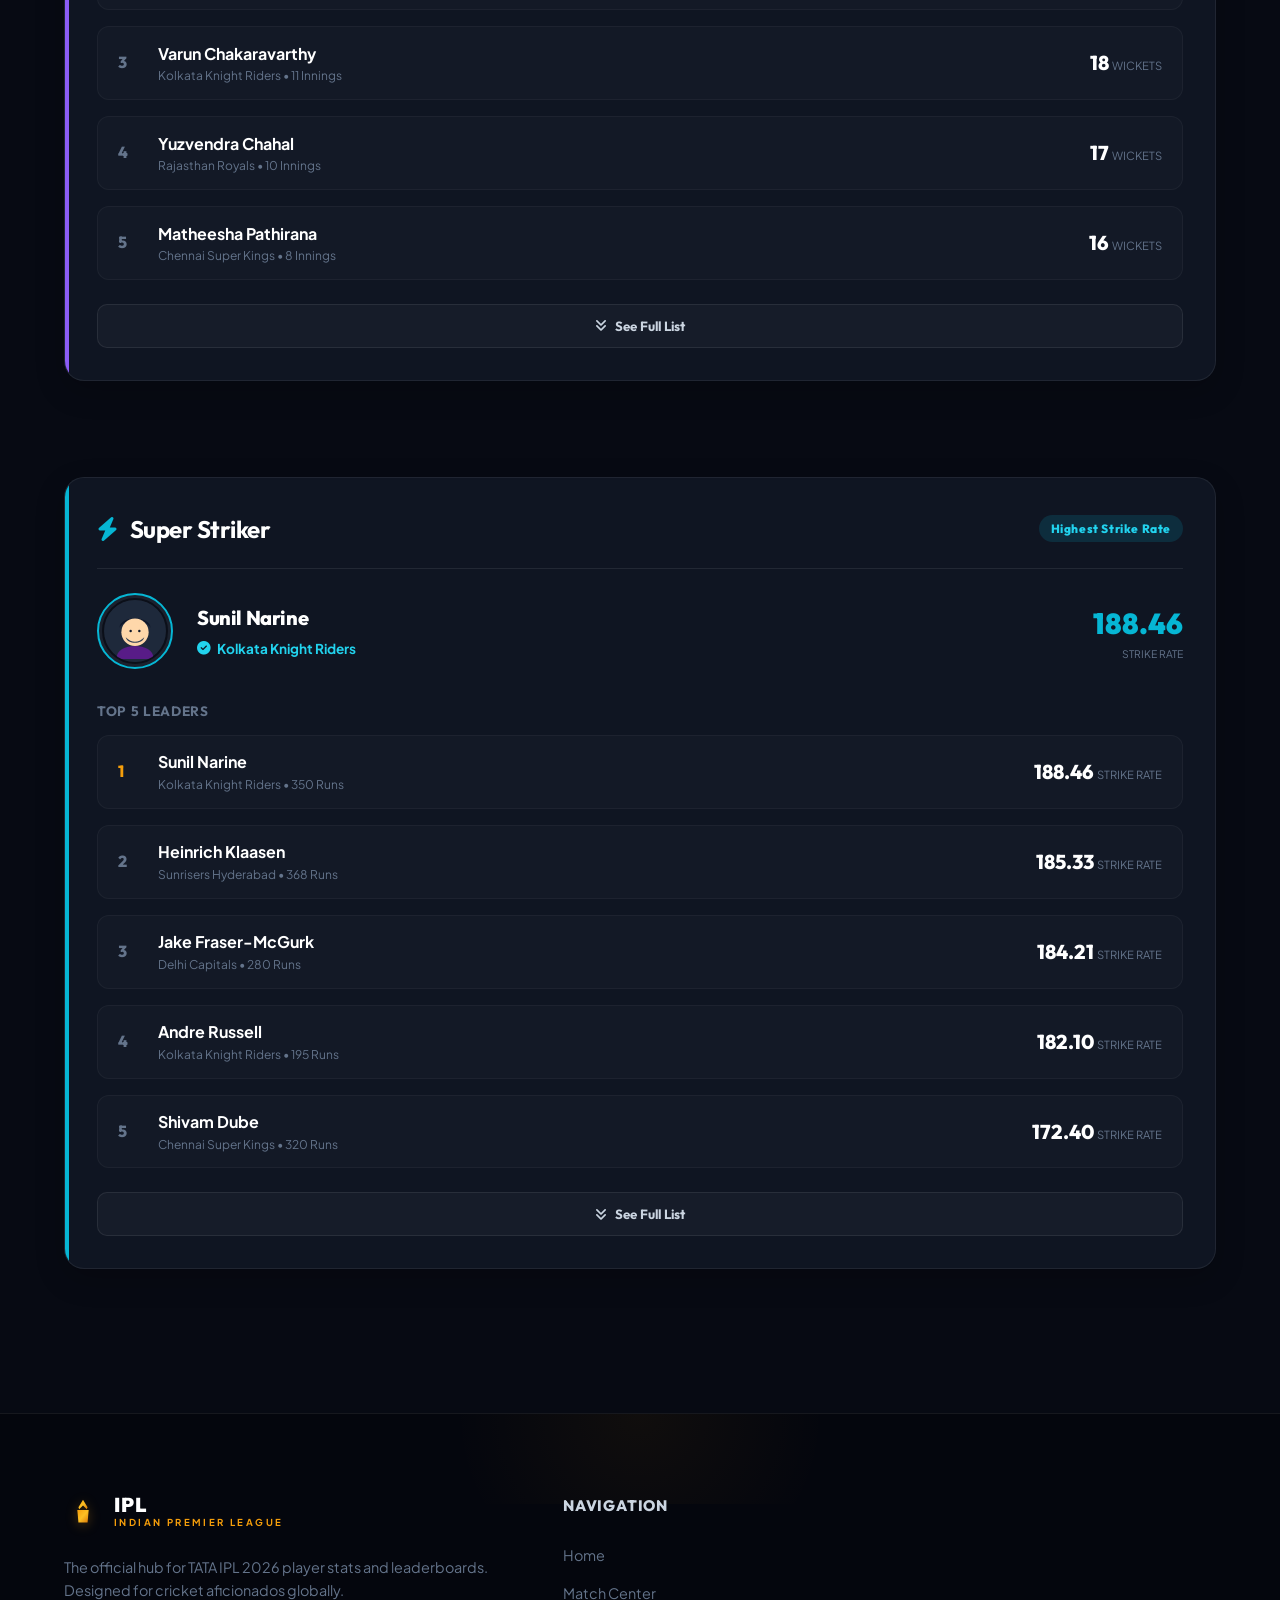
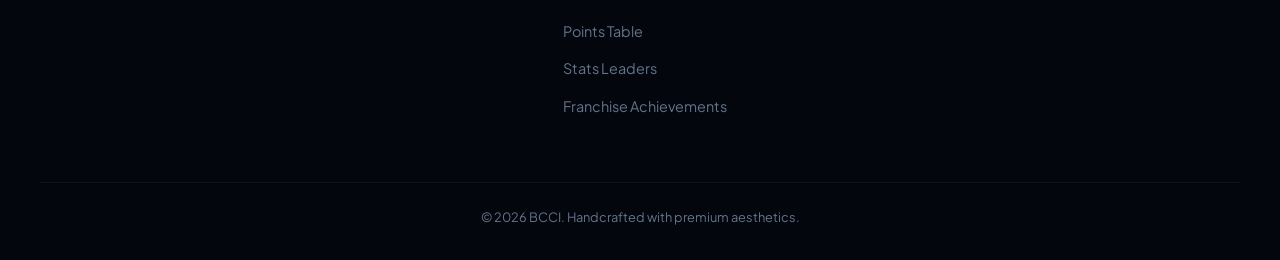
<file: stats.html>
<!DOCTYPE html>
<html lang="en">
<head>
    <meta charset="UTF-8">
    <meta name="viewport" content="width=device-width, initial-scale=1.0">
    <meta name="description" content="Official TATA IPL 2026 player stats leaderboards for Orange Cap, Purple Cap, and Super Striker.">
    <title>IPL 2026 - Tournament Stat Leaders</title>
    <!-- Google Fonts -->
    <link rel="preconnect" href="https://fonts.googleapis.com">
    <link rel="preconnect" href="https://fonts.gstatic.com" crossorigin>
    <link href="https://fonts.googleapis.com/css2?family=Outfit:wght@300;400;500;600;700;800;900&family=Plus+Jakarta+Sans:wght@300;400;500;600;700&display=swap" rel="stylesheet">
    <!-- FontAwesome for Premium Icons -->
    <link rel="stylesheet" href="https://cdnjs.cloudflare.com/ajax/libs/font-awesome/6.4.0/css/all.min.css">
    <!-- External CSS -->
    <link rel="stylesheet" href="style.css">
    <link rel="stylesheet" href="custom.css">
</head>
<body>
    <!-- Premium Navigation Bar -->
    <header class="navbar" id="main-header">
        <div class="nav-container">
            <a href="index.html" class="nav-brand" id="nav-brand-link">
                <!-- Golden IPL Trophy SVG Logo -->
                <svg viewBox="0 0 100 100" class="brand-logo" aria-label="IPL Logo">
                    <defs>
                        <linearGradient id="gold-grad" x1="0%" y1="0%" x2="100%" y2="100%">
                            <stop offset="0%" stop-color="#f59e0b" />
                            <stop offset="50%" stop-color="#fbbf24" />
                            <stop offset="100%" stop-color="#d97706" />
                        </linearGradient>
                    </defs>
                    <path d="M50,15 L62,35 L60,40 L50,30 L40,40 L38,35 Z" fill="url(#gold-grad)"/>
                    <path d="M35,42 L65,42 L62,75 L38,75 Z" fill="url(#gold-grad)"/>
                    <path d="M30,75 L70,75 L75,85 L25,85 Z" fill="url(#gold-grad)"/>
                    <circle cx="50" cy="58" r="6" fill="#0b0f19"/>
                    <!-- Cricket Bats Crossing -->
                    <rect x="22" y="30" width="6" height="50" transform="rotate(-30, 25, 55)" rx="2" fill="url(#gold-grad)" opacity="0.8"/>
                    <rect x="72" y="30" width="6" height="50" transform="rotate(30, 75, 55)" rx="2" fill="url(#gold-grad)" opacity="0.8"/>
                </svg>
                <div class="brand-text">
                    <span class="brand-title">IPL</span>
                    <span class="brand-subtitle">PREMIER LEAGUE</span>
                </div>
            </a>
            <nav class="nav-menu" id="navigation-menu">
                <a href="index.html" class="nav-item"><i class="fa-solid fa-house"></i> Home</a>
                <a href="live.html" class="nav-item"><i class="fa-solid fa-circle-play"></i> Live</a>
                <a href="table.html" class="nav-item"><i class="fa-solid fa-list-ol"></i> Points Table</a>
                <a href="stats.html" class="nav-item active"><i class="fa-solid fa-chart-simple"></i> Stats</a>
                <a href="achievements.html" class="nav-item"><i class="fa-solid fa-trophy"></i> Achievements</a>
                <a href="membership.html" class="nav-item"><i class="fa-solid fa-id-card"></i> Membership</a>
            </nav>
            <div class="nav-actions">
                <a href="live.html" class="live-btn" id="live-match-btn">
                    <span class="live-pulse"></span> LIVE NOW
                </a>
            </div>
        </div>
    </header>

    <!-- Main Content Grid -->
    <main class="main-container">
        <!-- Stats / Leaders Section -->
        <section class="section" id="stats">
            <div class="section-header">
                <div class="section-title-wrap">
                    <span class="section-subtitle">Elite Performers</span>
                    <h2 class="section-title">Tournament Stat Leaders</h2>
                </div>
                <div class="stats-toggle">
                    <span class="active-badge"><i class="fa-solid fa-chart-line"></i> TATA IPL 2026</span>
                </div>
            </div>

            <!-- Three major category columns -->
            <div class="stats-categories-container">
                
                <!-- Category 1: ORANGE CAP (Runs) -->
                <div class="stats-card-premium stats-orange">
                    <div class="stats-card-title-wrap">
                        <h3 class="stats-card-title"><i class="fa-solid fa-crown" style="color:#f97316;"></i> Orange Cap</h3>
                        <span class="stats-card-badge">Most Runs</span>
                    </div>

                    <!-- Highlight Leader -->
                    <div class="player-profile" style="margin-bottom: 2rem;">
                        <div class="avatar-wrapper orange-glow" style="width: 76px; height: 76px;">
                            <svg viewBox="0 0 100 100" class="player-avatar">
                                <circle cx="50" cy="50" r="50" fill="#1e293b"/>
                                <path d="M25,45 C25,25 75,25 75,45 C70,30 30,30 25,45 Z" fill="#0f172a"/>
                                <circle cx="50" cy="52" r="22" fill="#fed7aa"/>
                                <path d="M28,38 C35,22 65,22 72,38 Z" fill="#0f172a"/>
                                <circle cx="43" cy="50" r="2" fill="#0f172a"/>
                                <circle cx="57" cy="50" r="2" fill="#0f172a"/>
                                <path d="M35,60 C38,72 62,72 65,60 C60,65 40,65 35,60 Z" fill="#334155"/>
                                <path d="M20,95 C20,80 35,74 50,74 C65,74 80,80 80,95 Z" fill="#f97316"/>
                                <path d="M32,38 C32,25 68,25 68,38 Z" fill="#ea580c"/>
                                <path d="M25,38 L75,38 L70,32 L30,32 Z" fill="#f97316"/>
                            </svg>
                        </div>
                        <div class="player-meta">
                            <h3 class="player-name" style="font-size: 1.25rem;">Shubman Gill</h3>
                            <span class="player-team-label text-orange"><i class="fa-solid fa-circle-check"></i> Gujarat Titans</span>
                        </div>
                        <div style="margin-left: auto; text-align: right;">
                            <span style="font-size: 1.8rem; font-family: var(--font-heading); font-weight: 900; color: #f97316;">568</span>
                            <span style="display:block; font-size: 0.65rem; color: var(--text-muted); text-transform: uppercase;">Runs</span>
                        </div>
                    </div>

                    <!-- Top 5 List -->
                    <h4 style="font-size: 0.85rem; color: var(--text-muted); text-transform: uppercase; letter-spacing: 0.05em; margin-bottom: 0.75rem;">Top 5 Leaders</h4>
                    <div class="stats-leaders-list">
                        <div class="stats-leader-item">
                            <div class="stats-leader-left">
                                <span class="leader-rank-badge leader-rank-1">1</span>
                                <div class="leader-info">
                                    <span class="leader-name-txt">Shubman Gill</span>
                                    <span class="leader-team-txt">Gujarat Titans &bull; 10 Innings</span>
                                </div>
                            </div>
                            <div class="stats-leader-right">
                                <span class="leader-stat-val">568</span>
                                <span class="leader-stat-lbl">Runs</span>
                            </div>
                        </div>
                        <div class="stats-leader-item">
                            <div class="stats-leader-left">
                                <span class="leader-rank-badge">2</span>
                                <div class="leader-info">
                                    <span class="leader-name-txt">Virat Kohli</span>
                                    <span class="leader-team-txt">Royal Challengers Bengaluru &bull; 10 Innings</span>
                                </div>
                            </div>
                            <div class="stats-leader-right">
                                <span class="leader-stat-val">542</span>
                                <span class="leader-stat-lbl">Runs</span>
                            </div>
                        </div>
                        <div class="stats-leader-item">
                            <div class="stats-leader-left">
                                <span class="leader-rank-badge">3</span>
                                <div class="leader-info">
                                    <span class="leader-name-txt">Ruturaj Gaikwad</span>
                                    <span class="leader-team-txt">Chennai Super Kings &bull; 10 Innings</span>
                                </div>
                            </div>
                            <div class="stats-leader-right">
                                <span class="leader-stat-val">510</span>
                                <span class="leader-stat-lbl">Runs</span>
                            </div>
                        </div>
                        <div class="stats-leader-item">
                            <div class="stats-leader-left">
                                <span class="leader-rank-badge">4</span>
                                <div class="leader-info">
                                    <span class="leader-name-txt">Travis Head</span>
                                    <span class="leader-team-txt">Sunrisers Hyderabad &bull; 11 Innings</span>
                                </div>
                            </div>
                            <div class="stats-leader-right">
                                <span class="leader-stat-val">495</span>
                                <span class="leader-stat-lbl">Runs</span>
                            </div>
                        </div>
                        <div class="stats-leader-item">
                            <div class="stats-leader-left">
                                <span class="leader-rank-badge">5</span>
                                <div class="leader-info">
                                    <span class="leader-name-txt">KL Rahul</span>
                                    <span class="leader-team-txt">Lucknow Super Giants &bull; 10 Innings</span>
                                </div>
                            </div>
                            <div class="stats-leader-right">
                                <span class="leader-stat-val">480</span>
                                <span class="leader-stat-lbl">Runs</span>
                            </div>
                        </div>
                    </div>

                    <!-- Collapsible Full List Trigger -->
                    <button class="see-full-list-btn" onclick="toggleSection('orange-full-list')"><i class="fa-solid fa-angles-down"></i> See Full List</button>

                    <!-- Hidden Full List -->
                    <div class="full-list-container" id="orange-full-list">
                        <table class="full-list-table">
                            <thead>
                                <tr>
                                    <th>Pos</th>
                                    <th>Player</th>
                                    <th>Team</th>
                                    <th>Mat</th>
                                    <th>Runs</th>
                                    <th>Avg</th>
                                    <th>SR</th>
                                </tr>
                            </thead>
                            <tbody>
                                <tr><td>6</td><td>Jos Buttler</td><td>RR</td><td>10</td><td>435</td><td>48.33</td><td>145.22</td></tr>
                                <tr><td>7</td><td>Yashasvi Jaiswal</td><td>RR</td><td>10</td><td>410</td><td>41.00</td><td>152.12</td></tr>
                                <tr><td>8</td><td>Suryakumar Yadav</td><td>MI</td><td>9</td><td>398</td><td>44.22</td><td>168.45</td></tr>
                                <tr><td>9</td><td>Phil Salt</td><td>KKR</td><td>11</td><td>385</td><td>38.50</td><td>170.10</td></tr>
                                <tr><td>10</td><td>Sanju Samson</td><td>RR</td><td>10</td><td>374</td><td>46.75</td><td>151.22</td></tr>
                                <tr><td>11</td><td>Heinrich Klaasen</td><td>SRH</td><td>11</td><td>368</td><td>40.89</td><td>185.33</td></tr>
                                <tr><td>12</td><td>Sunil Narine</td><td>KKR</td><td>11</td><td>350</td><td>31.81</td><td>188.46</td></tr>
                                <tr><td>13</td><td>Rohit Sharma</td><td>MI</td><td>10</td><td>342</td><td>34.20</td><td>148.10</td></tr>
                                <tr><td>14</td><td>Rishabh Pant</td><td>DC</td><td>11</td><td>335</td><td>33.50</td><td>155.12</td></tr>
                                <tr><td>15</td><td>Sai Sudharsan</td><td>GT</td><td>10</td><td>328</td><td>32.80</td><td>138.25</td></tr>
                            </tbody>
                        </table>
                    </div>
                </div>

                <!-- Category 2: PURPLE CAP (Wickets) -->
                <div class="stats-card-premium stats-purple" style="margin-top: 3rem;">
                    <div class="stats-card-title-wrap">
                        <h3 class="stats-card-title"><i class="fa-solid fa-crown" style="color:#8b5cf6;"></i> Purple Cap</h3>
                        <span class="stats-card-badge">Most Wickets</span>
                    </div>

                    <!-- Highlight Leader -->
                    <div class="player-profile" style="margin-bottom: 2rem;">
                        <div class="avatar-wrapper purple-glow" style="width: 76px; height: 76px;">
                            <svg viewBox="0 0 100 100" class="player-avatar">
                                <circle cx="50" cy="50" r="50" fill="#1e293b"/>
                                <path d="M22,40 L28,32 L35,28 L48,25 L58,26 L70,30 L78,41 Z" fill="#020617"/>
                                <circle cx="50" cy="52" r="22" fill="#ffedd5"/>
                                <circle cx="43" cy="50" r="2.5" fill="#020617"/>
                                <circle cx="57" cy="50" r="2.5" fill="#020617"/>
                                <path d="M43,58 Q50,64 57,58" fill="none" stroke="#020617" stroke-width="2" stroke-linecap="round"/>
                                <path d="M20,95 C20,80 35,74 50,74 C65,74 80,80 80,95 Z" fill="#2563eb"/>
                                <path d="M32,38 C32,25 68,25 68,38 Z" fill="#7c3aed"/>
                                <path d="M25,38 L75,38 L70,32 L30,32 Z" fill="#a855f7"/>
                            </svg>
                        </div>
                        <div class="player-meta">
                            <h3 class="player-name" style="font-size: 1.25rem;">Jasprit Bumrah</h3>
                            <span class="player-team-label text-purple"><i class="fa-solid fa-circle-check"></i> Mumbai Indians</span>
                        </div>
                        <div style="margin-left: auto; text-align: right;">
                            <span style="font-size: 1.8rem; font-family: var(--font-heading); font-weight: 900; color: #8b5cf6;">22</span>
                            <span style="display:block; font-size: 0.65rem; color: var(--text-muted); text-transform: uppercase;">Wickets</span>
                        </div>
                    </div>

                    <!-- Top 5 List -->
                    <h4 style="font-size: 0.85rem; color: var(--text-muted); text-transform: uppercase; letter-spacing: 0.05em; margin-bottom: 0.75rem;">Top 5 Leaders</h4>
                    <div class="stats-leaders-list">
                        <div class="stats-leader-item">
                            <div class="stats-leader-left">
                                <span class="leader-rank-badge leader-rank-1">1</span>
                                <div class="leader-info">
                                    <span class="leader-name-txt">Jasprit Bumrah</span>
                                    <span class="leader-team-txt">Mumbai Indians &bull; 10 Innings</span>
                                </div>
                            </div>
                            <div class="stats-leader-right">
                                <span class="leader-stat-val">22</span>
                                <span class="leader-stat-lbl">Wickets</span>
                            </div>
                        </div>
                        <div class="stats-leader-item">
                            <div class="stats-leader-left">
                                <span class="leader-rank-badge">2</span>
                                <div class="leader-info">
                                    <span class="leader-name-txt">Harshal Patel</span>
                                    <span class="leader-team-txt">Punjab Kings &bull; 11 Innings</span>
                                </div>
                            </div>
                            <div class="stats-leader-right">
                                <span class="leader-stat-val">20</span>
                                <span class="leader-stat-lbl">Wickets</span>
                            </div>
                        </div>
                        <div class="stats-leader-item">
                            <div class="stats-leader-left">
                                <span class="leader-rank-badge">3</span>
                                <div class="leader-info">
                                    <span class="leader-name-txt">Varun Chakaravarthy</span>
                                    <span class="leader-team-txt">Kolkata Knight Riders &bull; 11 Innings</span>
                                </div>
                            </div>
                            <div class="stats-leader-right">
                                <span class="leader-stat-val">18</span>
                                <span class="leader-stat-lbl">Wickets</span>
                            </div>
                        </div>
                        <div class="stats-leader-item">
                            <div class="stats-leader-left">
                                <span class="leader-rank-badge">4</span>
                                <div class="leader-info">
                                    <span class="leader-name-txt">Yuzvendra Chahal</span>
                                    <span class="leader-team-txt">Rajasthan Royals &bull; 10 Innings</span>
                                </div>
                            </div>
                            <div class="stats-leader-right">
                                <span class="leader-stat-val">17</span>
                                <span class="leader-stat-lbl">Wickets</span>
                            </div>
                        </div>
                        <div class="stats-leader-item">
                            <div class="stats-leader-left">
                                <span class="leader-rank-badge">5</span>
                                <div class="leader-info">
                                    <span class="leader-name-txt">Matheesha Pathirana</span>
                                    <span class="leader-team-txt">Chennai Super Kings &bull; 8 Innings</span>
                                </div>
                            </div>
                            <div class="stats-leader-right">
                                <span class="leader-stat-val">16</span>
                                <span class="leader-stat-lbl">Wickets</span>
                            </div>
                        </div>
                    </div>

                    <!-- Collapsible Full List Trigger -->
                    <button class="see-full-list-btn" onclick="toggleSection('purple-full-list')"><i class="fa-solid fa-angles-down"></i> See Full List</button>

                    <!-- Hidden Full List -->
                    <div class="full-list-container" id="purple-full-list">
                        <table class="full-list-table">
                            <thead>
                                <tr>
                                    <th>Pos</th>
                                    <th>Player</th>
                                    <th>Team</th>
                                    <th>Mat</th>
                                    <th>Wkts</th>
                                    <th>Econ</th>
                                    <th>Avg</th>
                                </tr>
                            </thead>
                            <tbody>
                                <tr><td>6</td><td>T. Natarajan</td><td>SRH</td><td>10</td><td>15</td><td>8.90</td><td>21.20</td></tr>
                                <tr><td>7</td><td>Arshdeep Singh</td><td>PBKS</td><td>11</td><td>15</td><td>9.10</td><td>23.50</td></tr>
                                <tr><td>8</td><td>Mitchell Starc</td><td>KKR</td><td>11</td><td>14</td><td>10.22</td><td>28.45</td></tr>
                                <tr><td>9</td><td>Sunil Narine</td><td>KKR</td><td>11</td><td>14</td><td>6.75</td><td>22.12</td></tr>
                                <tr><td>10</td><td>Trent Boult</td><td>RR</td><td>10</td><td>13</td><td>7.80</td><td>24.30</td></tr>
                                <tr><td>11</td><td>Kuldeep Yadav</td><td>DC</td><td>9</td><td>13</td><td>8.12</td><td>21.15</td></tr>
                                <tr><td>12</td><td>Khaleel Ahmed</td><td>DC</td><td>11</td><td>12</td><td>9.30</td><td>29.20</td></tr>
                                <tr><td>13</td><td>Mustafizur Rahman</td><td>CSK</td><td>9</td><td>12</td><td>9.15</td><td>24.12</td></tr>
                                <tr><td>14</td><td>Sandeep Sharma</td><td>RR</td><td>7</td><td>11</td><td>7.95</td><td>18.25</td></tr>
                                <tr><td>15</td><td>Pat Cummins</td><td>SRH</td><td>11</td><td>11</td><td>8.65</td><td>31.10</td></tr>
                            </tbody>
                        </table>
                    </div>
                </div>

                <!-- Category 3: SUPER STRIKER (Strike Rate) -->
                <div class="stats-card-premium stats-striker" style="margin-top: 3rem;">
                    <div class="stats-card-title-wrap">
                        <h3 class="stats-card-title"><i class="fa-solid fa-bolt" style="color:#06b6d4;"></i> Super Striker</h3>
                        <span class="stats-card-badge">Highest Strike Rate</span>
                    </div>

                    <!-- Highlight Leader -->
                    <div class="player-profile" style="margin-bottom: 2rem;">
                        <div class="avatar-wrapper cyan-glow" style="width: 76px; height: 76px; border: 2px solid #06b6d4;">
                            <svg viewBox="0 0 100 100" class="player-avatar">
                                <circle cx="50" cy="50" r="50" fill="#1e293b"/>
                                <path d="M25,45 C25,25 75,25 75,45 C70,30 30,30 25,45 Z" fill="#0f172a"/>
                                <circle cx="50" cy="52" r="22" fill="#fed7aa"/>
                                <circle cx="43" cy="50" r="2" fill="#0f172a"/>
                                <circle cx="57" cy="50" r="2" fill="#0f172a"/>
                                <path d="M35,60 C38,72 62,72 65,60 Q50,75 35,60 Z" fill="#334155"/>
                                <path d="M20,95 C20,80 35,74 50,74 C65,74 80,80 80,95 Z" fill="#581c87"/>
                            </svg>
                        </div>
                        <div class="player-meta">
                            <h3 class="player-name" style="font-size: 1.25rem;">Sunil Narine</h3>
                            <span class="player-team-label text-cyan" style="color:#22d3ee;"><i class="fa-solid fa-circle-check"></i> Kolkata Knight Riders</span>
                        </div>
                        <div style="margin-left: auto; text-align: right;">
                            <span style="font-size: 1.8rem; font-family: var(--font-heading); font-weight: 900; color: #06b6d4;">188.46</span>
                            <span style="display:block; font-size: 0.65rem; color: var(--text-muted); text-transform: uppercase;">Strike Rate</span>
                        </div>
                    </div>

                    <!-- Top 5 List -->
                    <h4 style="font-size: 0.85rem; color: var(--text-muted); text-transform: uppercase; letter-spacing: 0.05em; margin-bottom: 0.75rem;">Top 5 Leaders</h4>
                    <div class="stats-leaders-list">
                        <div class="stats-leader-item">
                            <div class="stats-leader-left">
                                <span class="leader-rank-badge leader-rank-1">1</span>
                                <div class="leader-info">
                                    <span class="leader-name-txt">Sunil Narine</span>
                                    <span class="leader-team-txt">Kolkata Knight Riders &bull; 350 Runs</span>
                                </div>
                            </div>
                            <div class="stats-leader-right">
                                <span class="leader-stat-val">188.46</span>
                                <span class="leader-stat-lbl">Strike Rate</span>
                            </div>
                        </div>
                        <div class="stats-leader-item">
                            <div class="stats-leader-left">
                                <span class="leader-rank-badge">2</span>
                                <div class="leader-info">
                                    <span class="leader-name-txt">Heinrich Klaasen</span>
                                    <span class="leader-team-txt">Sunrisers Hyderabad &bull; 368 Runs</span>
                                </div>
                            </div>
                            <div class="stats-leader-right">
                                <span class="leader-stat-val">185.33</span>
                                <span class="leader-stat-lbl">Strike Rate</span>
                            </div>
                        </div>
                        <div class="stats-leader-item">
                            <div class="stats-leader-left">
                                <span class="leader-rank-badge">3</span>
                                <div class="leader-info">
                                    <span class="leader-name-txt">Jake Fraser-McGurk</span>
                                    <span class="leader-team-txt">Delhi Capitals &bull; 280 Runs</span>
                                </div>
                            </div>
                            <div class="stats-leader-right">
                                <span class="leader-stat-val">184.21</span>
                                <span class="leader-stat-lbl">Strike Rate</span>
                            </div>
                        </div>
                        <div class="stats-leader-item">
                            <div class="stats-leader-left">
                                <span class="leader-rank-badge">4</span>
                                <div class="leader-info">
                                    <span class="leader-name-txt">Andre Russell</span>
                                    <span class="leader-team-txt">Kolkata Knight Riders &bull; 195 Runs</span>
                                </div>
                            </div>
                            <div class="stats-leader-right">
                                <span class="leader-stat-val">182.10</span>
                                <span class="leader-stat-lbl">Strike Rate</span>
                            </div>
                        </div>
                        <div class="stats-leader-item">
                            <div class="stats-leader-left">
                                <span class="leader-rank-badge">5</span>
                                <div class="leader-info">
                                    <span class="leader-name-txt">Shivam Dube</span>
                                    <span class="leader-team-txt">Chennai Super Kings &bull; 320 Runs</span>
                                </div>
                            </div>
                            <div class="stats-leader-right">
                                <span class="leader-stat-val">172.40</span>
                                <span class="leader-stat-lbl">Strike Rate</span>
                            </div>
                        </div>
                    </div>

                    <!-- Collapsible Full List Trigger -->
                    <button class="see-full-list-btn" onclick="toggleSection('striker-full-list')"><i class="fa-solid fa-angles-down"></i> See Full List</button>

                    <!-- Hidden Full List -->
                    <div class="full-list-container" id="striker-full-list">
                        <table class="full-list-table">
                            <thead>
                                <tr>
                                    <th>Pos</th>
                                    <th>Player</th>
                                    <th>Team</th>
                                    <th>Mat</th>
                                    <th>Runs</th>
                                    <th>Avg</th>
                                    <th>SR</th>
                                </tr>
                            </thead>
                            <tbody>
                                <tr><td>6</td><td>Tristan Stubbs</td><td>DC</td><td>11</td><td>295</td><td>59.00</td><td>170.90</td></tr>
                                <tr><td>7</td><td>Travis Head</td><td>SRH</td><td>11</td><td>495</td><td>45.00</td><td>169.52</td></tr>
                                <tr><td>8</td><td>Nicholas Pooran</td><td>LSG</td><td>10</td><td>310</td><td>44.28</td><td>168.47</td></tr>
                                <tr><td>9</td><td>Glenn Maxwell</td><td>RCB</td><td>8</td><td>112</td><td>14.00</td><td>164.70</td></tr>
                                <tr><td>10</td><td>Tim David</td><td>MI</td><td>10</td><td>184</td><td>30.66</td><td>162.83</td></tr>
                                <tr><td>11</td><td>Dinesh Karthik</td><td>RCB</td><td>10</td><td>224</td><td>56.00</td><td>161.15</td></tr>
                                <tr><td>12</td><td>Liam Livingstone</td><td>PBKS</td><td>9</td><td>145</td><td>24.16</td><td>160.85</td></tr>
                                <tr><td>13</td><td>Abdul Samad</td><td>SRH</td><td>10</td><td>138</td><td>27.60</td><td>158.62</td></tr>
                                <tr><td>14</td><td>Ashutosh Sharma</td><td>PBKS</td><td>8</td><td>128</td><td>25.60</td><td>156.40</td></tr>
                                <tr><td>15</td><td>Abhishek Sharma</td><td>SRH</td><td>11</td><td>312</td><td>28.36</td><td>155.22</td></tr>
                            </tbody>
                        </table>
                    </div>
                </div>

            </div>
        </section>
    </main>

    <!-- Modern Premium Footer -->
    <footer class="footer" id="footer-section">
        <div class="footer-glow"></div>
        <div class="footer-container">
            <div class="footer-left">
                <div class="footer-brand">
                    <svg viewBox="0 0 100 100" class="footer-logo">
                        <path d="M50,15 L62,35 L60,40 L50,30 L40,40 L38,35 Z" fill="url(#gold-grad)"/>
                        <path d="M35,42 L65,42 L62,75 L38,75 Z" fill="url(#gold-grad)"/>
                    </svg>
                    <div class="footer-brand-text">
                        <span class="footer-title">IPL</span>
                        <span class="footer-subtitle">INDIAN PREMIER LEAGUE</span>
                    </div>
                </div>
                <p class="footer-desc">The official hub for TATA IPL 2026 player stats and leaderboards. Designed for cricket aficionados globally.</p>
            </div>
            <div class="footer-right">
                <div class="footer-links-col">
                    <h4>Navigation</h4>
                    <ul>
                        <li><a href="index.html">Home</a></li>
                        <li><a href="live.html">Match Center</a></li>
                        <li><a href="table.html">Points Table</a></li>
                        <li><a href="stats.html">Stats Leaders</a></li>
                        <li><a href="achievements.html">Franchise Achievements</a></li>
                    </ul>
                </div>
            </div>
        </div>
        <div class="footer-bottom">
            <p>&copy; 2026 BCCI. Handcrafted with premium aesthetics.</p>
        </div>
    </footer>

    <!-- Interactive Toggling Accordion Script -->
    <script>
        function toggleSection(sectionId) {
            const container = document.getElementById(sectionId);
            const triggerButton = container.previousElementSibling;

            container.classList.toggle('expanded');

            if (container.classList.contains('expanded')) {
                triggerButton.innerHTML = `<i class="fa-solid fa-angles-up"></i> Hide Full List`;
            } else {
                triggerButton.innerHTML = `<i class="fa-solid fa-angles-down"></i> See Full List`;
            }
        }
    </script>
</body>
</html>
</file>
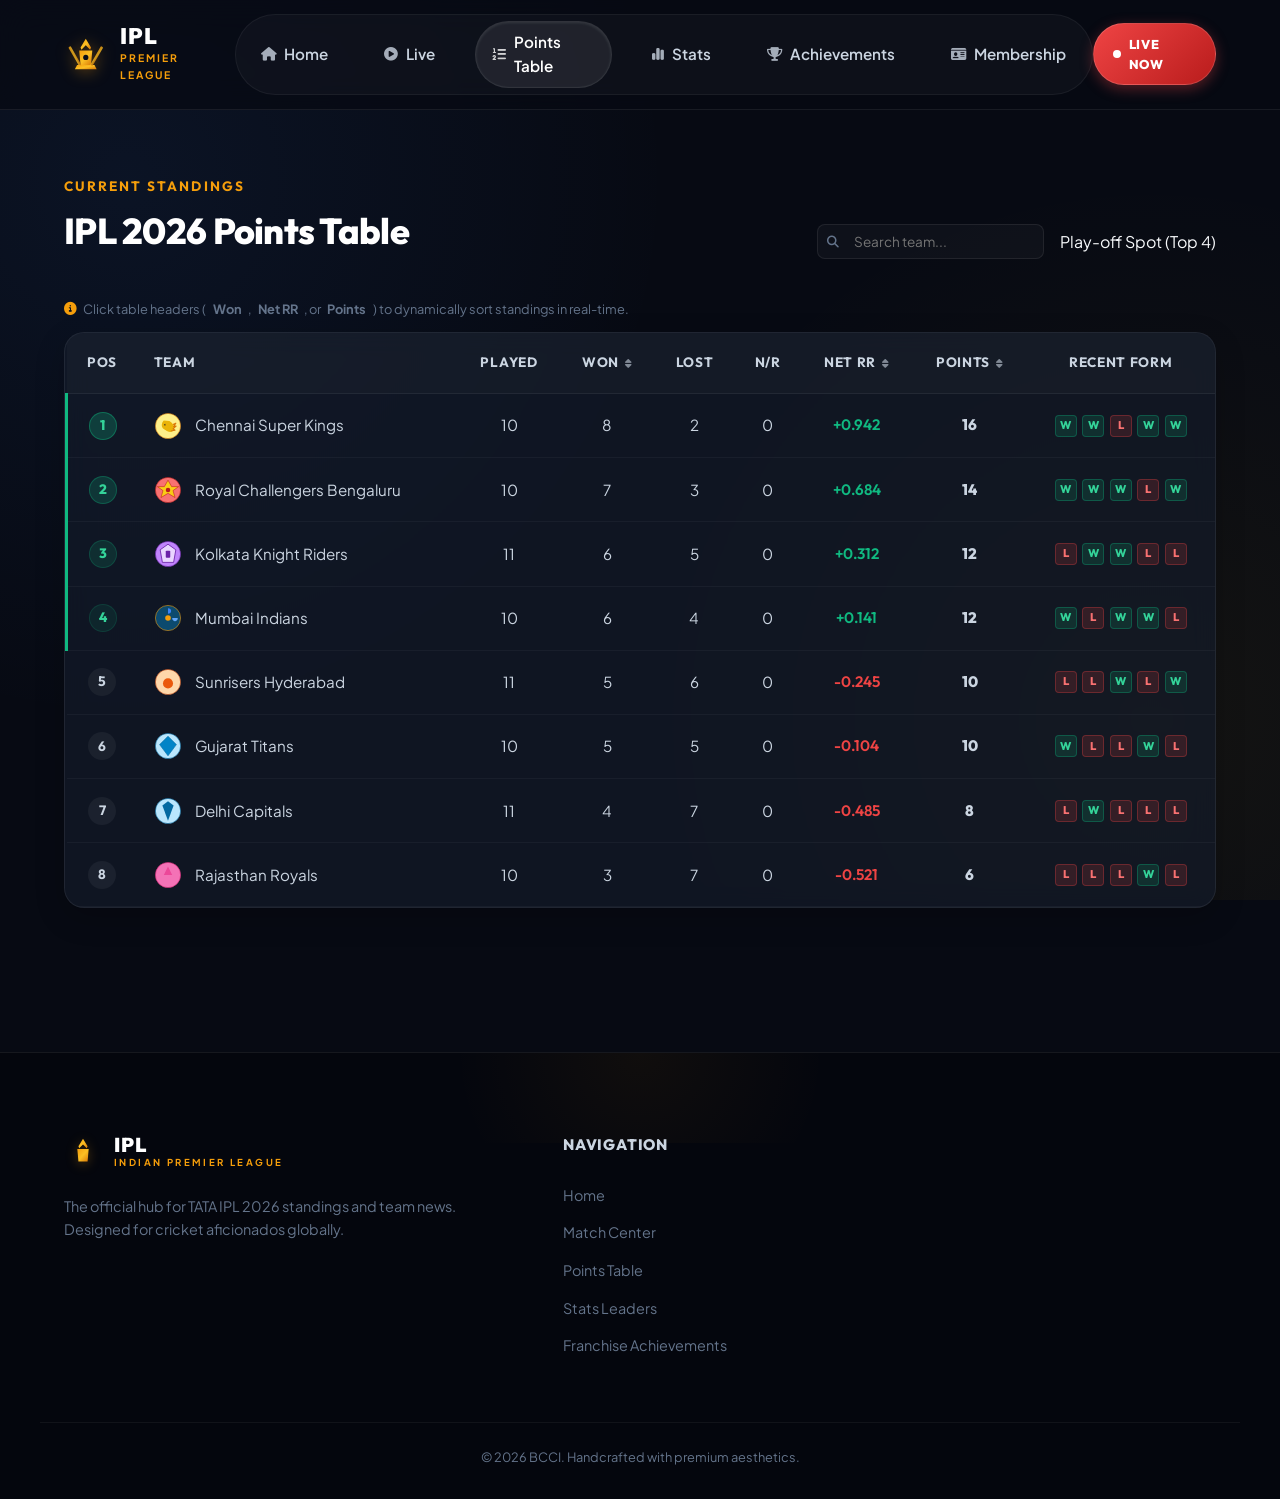
<file: table.html>
<!DOCTYPE html>
<html lang="en">
<head>
    <meta charset="UTF-8">
    <meta name="viewport" content="width=device-width, initial-scale=1.0">
    <meta name="description" content="View official TATA IPL 2026 points tables, team rankings, NRR standings, and recent forms.">
    <title>IPL 2026 - Standings & Points Table</title>
    <!-- Google Fonts -->
    <link rel="preconnect" href="https://fonts.googleapis.com">
    <link rel="preconnect" href="https://fonts.gstatic.com" crossorigin>
    <link href="https://fonts.googleapis.com/css2?family=Outfit:wght@300;400;500;600;700;800;900&family=Plus+Jakarta+Sans:wght@300;400;500;600;700&display=swap" rel="stylesheet">
    <!-- FontAwesome for Premium Icons -->
    <link rel="stylesheet" href="https://cdnjs.cloudflare.com/ajax/libs/font-awesome/6.4.0/css/all.min.css">
    <!-- External CSS -->
    <link rel="stylesheet" href="style.css">
    <link rel="stylesheet" href="custom.css">
</head>
<body>
    <!-- Premium Navigation Bar -->
    <header class="navbar" id="main-header">
        <div class="nav-container">
            <a href="index.html" class="nav-brand" id="nav-brand-link">
                <!-- Golden IPL Trophy SVG Logo -->
                <svg viewBox="0 0 100 100" class="brand-logo" aria-label="IPL Logo">
                    <defs>
                        <linearGradient id="gold-grad" x1="0%" y1="0%" x2="100%" y2="100%">
                            <stop offset="0%" stop-color="#f59e0b" />
                            <stop offset="50%" stop-color="#fbbf24" />
                            <stop offset="100%" stop-color="#d97706" />
                        </linearGradient>
                    </defs>
                    <path d="M50,15 L62,35 L60,40 L50,30 L40,40 L38,35 Z" fill="url(#gold-grad)"/>
                    <path d="M35,42 L65,42 L62,75 L38,75 Z" fill="url(#gold-grad)"/>
                    <path d="M30,75 L70,75 L75,85 L25,85 Z" fill="url(#gold-grad)"/>
                    <circle cx="50" cy="58" r="6" fill="#0b0f19"/>
                    <!-- Cricket Bats Crossing -->
                    <rect x="22" y="30" width="6" height="50" transform="rotate(-30, 25, 55)" rx="2" fill="url(#gold-grad)" opacity="0.8"/>
                    <rect x="72" y="30" width="6" height="50" transform="rotate(30, 75, 55)" rx="2" fill="url(#gold-grad)" opacity="0.8"/>
                </svg>
                <div class="brand-text">
                    <span class="brand-title">IPL</span>
                    <span class="brand-subtitle">PREMIER LEAGUE</span>
                </div>
            </a>
            <nav class="nav-menu" id="navigation-menu">
                <a href="index.html" class="nav-item"><i class="fa-solid fa-house"></i> Home</a>
                <a href="live.html" class="nav-item"><i class="fa-solid fa-circle-play"></i> Live</a>
                <a href="table.html" class="nav-item active"><i class="fa-solid fa-list-ol"></i> Points Table</a>
                <a href="stats.html" class="nav-item"><i class="fa-solid fa-chart-simple"></i> Stats</a>
                <a href="achievements.html" class="nav-item"><i class="fa-solid fa-trophy"></i> Achievements</a>
                <a href="membership.html" class="nav-item"><i class="fa-solid fa-id-card"></i> Membership</a>
            </nav>
            <div class="nav-actions">
                <a href="live.html" class="live-btn" id="live-match-btn">
                    <span class="live-pulse"></span> LIVE NOW
                </a>
            </div>
        </div>
    </header>

    <!-- Main Content Grid -->
    <main class="main-container">
        <!-- Points Table Section -->
        <section class="section" id="points-table">
            <div class="section-header" style="flex-wrap: wrap; gap: 1.5rem;">
                <div class="section-title-wrap">
                    <span class="section-subtitle">Current Standings</span>
                    <h2 class="section-title">IPL 2026 Points Table</h2>
                </div>
                <!-- Interactive Controls -->
                <div style="display: flex; gap: 1rem; align-items: center; flex-wrap: wrap;">
                    <div style="position: relative;">
                        <input type="text" id="table-search" placeholder="Search team..." style="background: rgba(255,255,255,0.03); border: 1px solid rgba(255,255,255,0.08); border-radius: 8px; color: #ffffff; padding: 0.5rem 1rem 0.5rem 2.25rem; font-family: var(--font-body); font-size: 0.85rem; outline: none; transition: var(--transition-fast);">
                        <i class="fa-solid fa-magnifying-glass" style="position: absolute; left: 10px; top: 50%; transform: translateY(-50%); font-size: 0.75rem; color: var(--text-muted);"></i>
                    </div>
                    <div class="table-legend">
                        <span class="legend-item"><span class="legend-color play-off"></span> Play-off Spot (Top 4)</span>
                    </div>
                </div>
            </div>

            <!-- Sort Instruction Tip -->
            <p style="font-size: 0.8rem; color: var(--text-muted); margin-bottom: 0.75rem; display: flex; align-items: center; gap: 0.4rem;">
                <i class="fa-solid fa-circle-info" style="color: var(--primary);"></i> Click table headers (<b>Won</b>, <b>Net RR</b>, or <b>Points</b>) to dynamically sort standings in real-time.
            </p>

            <div class="table-card">
                <div class="table-responsive">
                    <table class="premium-table" id="ipl-points-table-element">
                        <thead>
                            <tr>
                                <th>Pos</th>
                                <th class="text-left">Team</th>
                                <th>Played</th>
                                <th style="cursor: pointer; position: relative;" id="sort-won">Won <i class="fa-solid fa-sort" style="font-size:0.65rem; margin-left:2px; opacity:0.6;"></i></th>
                                <th>Lost</th>
                                <th>N/R</th>
                                <th style="cursor: pointer; position: relative;" id="sort-nrr">Net RR <i class="fa-solid fa-sort" style="font-size:0.65rem; margin-left:2px; opacity:0.6;"></i></th>
                                <th style="cursor: pointer; position: relative;" id="sort-pts">Points <i class="fa-solid fa-sort" style="font-size:0.65rem; margin-left:2px; opacity:0.6;"></i></th>
                                <th>Recent Form</th>
                            </tr>
                        </thead>
                        <tbody id="table-body">
                            <!-- Rows rendered dynamically or loaded statically for SEO then made interactive -->
                            <tr class="qualifying-row" data-team="CSK Chennai Super Kings">
                                <td class="rank-col"><span class="rank-badge rank-1">1</span></td>
                                <td class="team-col text-left">
                                    <div class="table-team-info">
                                        <svg viewBox="0 0 100 100" class="table-logo-svg">
                                            <circle cx="50" cy="50" r="45" fill="#fef08a" stroke="#d97706" stroke-width="2"/>
                                            <path d="M35,30 C30,35 25,45 30,55 C32,60 38,62 42,65 C45,67 55,75 65,70 C75,65 72,50 68,45 C65,40 60,35 55,32 Z" fill="#eab308"/>
                                            <path d="M68,45 L78,40 L70,52 L79,50 L68,60 L75,65 L60,68" fill="none" stroke="#d97706" stroke-width="4" stroke-linejoin="round"/>
                                            <path d="M40,42 C38,42 36,45 37,47 C38,49 41,49 41,47 Z" fill="#0f172a"/>
                                        </svg>
                                        <span class="team-full">Chennai Super Kings</span>
                                        <span class="team-short">CSK</span>
                                    </div>
                                </td>
                                <td>10</td>
                                <td class="won-val">8</td>
                                <td>2</td>
                                <td>0</td>
                                <td class="nrr-col positive" data-nrr="0.942">+0.942</td>
                                <td class="pts-col" data-pts="16">16</td>
                                <td>
                                    <div class="form-indicators">
                                        <span class="form-dot win">W</span>
                                        <span class="form-dot win">W</span>
                                        <span class="form-dot loss">L</span>
                                        <span class="form-dot win">W</span>
                                        <span class="form-dot win">W</span>
                                    </div>
                                </td>
                            </tr>
                            <tr class="qualifying-row" data-team="RCB Royal Challengers Bengaluru">
                                <td class="rank-col"><span class="rank-badge rank-2">2</span></td>
                                <td class="team-col text-left">
                                    <div class="table-team-info">
                                        <svg viewBox="0 0 100 100" class="table-logo-svg">
                                            <circle cx="50" cy="50" r="45" fill="#f87171" stroke="#b91c1c" stroke-width="2"/>
                                            <polygon points="50,15 63,38 88,38 68,52 75,77 50,62 25,77 32,52 12,38 37,38" fill="#facc15" stroke="#b91c1c" stroke-width="2"/>
                                            <circle cx="50" cy="50" r="8" fill="#b91c1c"/>
                                        </svg>
                                        <span class="team-full">Royal Challengers Bengaluru</span>
                                        <span class="team-short">RCB</span>
                                    </div>
                                </td>
                                <td>10</td>
                                <td class="won-val">7</td>
                                <td>3</td>
                                <td>0</td>
                                <td class="nrr-col positive" data-nrr="0.684">+0.684</td>
                                <td class="pts-col" data-pts="14">14</td>
                                <td>
                                    <div class="form-indicators">
                                        <span class="form-dot win">W</span>
                                        <span class="form-dot win">W</span>
                                        <span class="form-dot win">W</span>
                                        <span class="form-dot loss">L</span>
                                        <span class="form-dot win">W</span>
                                    </div>
                                </td>
                            </tr>
                            <tr class="qualifying-row" data-team="KKR Kolkata Knight Riders">
                                <td class="rank-col"><span class="rank-badge rank-3">3</span></td>
                                <td class="team-col text-left">
                                    <div class="table-team-info">
                                        <svg viewBox="0 0 100 100" class="table-logo-svg">
                                            <circle cx="50" cy="50" r="45" fill="#c084fc" stroke="#6b21a8" stroke-width="2"/>
                                            <path d="M50,15 L78,35 L70,80 L30,80 L22,35 Z" fill="#e9d5ff" stroke="#6b21a8" stroke-width="3"/>
                                            <rect x="42" y="38" width="16" height="25" rx="3" fill="#6b21a8"/>
                                        </svg>
                                        <span class="team-full">Kolkata Knight Riders</span>
                                        <span class="team-short">KKR</span>
                                    </div>
                                </td>
                                <td>11</td>
                                <td class="won-val">6</td>
                                <td>5</td>
                                <td>0</td>
                                <td class="nrr-col positive" data-nrr="0.312">+0.312</td>
                                <td class="pts-col" data-pts="12">12</td>
                                <td>
                                    <div class="form-indicators">
                                        <span class="form-dot loss">L</span>
                                        <span class="form-dot win">W</span>
                                        <span class="form-dot win">W</span>
                                        <span class="form-dot loss">L</span>
                                        <span class="form-dot loss">L</span>
                                    </div>
                                </td>
                            </tr>
                            <tr class="qualifying-row" data-team="MI Mumbai Indians">
                                <td class="rank-col"><span class="rank-badge rank-4">4</span></td>
                                <td class="team-col text-left">
                                    <div class="table-team-info">
                                        <svg viewBox="0 0 100 100" class="table-logo-svg">
                                            <circle cx="50" cy="50" r="45" fill="#0c4a6e" stroke="#f59e0b" stroke-width="2"/>
                                            <path d="M50,50 L50,15 C65,15 65,35 50,35 Z" fill="#3b82f6"/>
                                            <path d="M50,50 L85,50 C85,65 65,65 65,50 Z" fill="#60a5fa"/>
                                            <circle cx="50" cy="50" r="10" fill="#f59e0b"/>
                                        </svg>
                                        <span class="team-full">Mumbai Indians</span>
                                        <span class="team-short">MI</span>
                                    </div>
                                </td>
                                <td>10</td>
                                <td class="won-val">6</td>
                                <td>4</td>
                                <td>0</td>
                                <td class="nrr-col positive" data-nrr="0.141">+0.141</td>
                                <td class="pts-col" data-pts="12">12</td>
                                <td>
                                    <div class="form-indicators">
                                        <span class="form-dot win">W</span>
                                        <span class="form-dot loss">L</span>
                                        <span class="form-dot win">W</span>
                                        <span class="form-dot win">W</span>
                                        <span class="form-dot loss">L</span>
                                    </div>
                                </td>
                            </tr>
                            <tr data-team="SRH Sunrisers Hyderabad">
                                <td class="rank-col"><span class="rank-badge">5</span></td>
                                <td class="team-col text-left">
                                    <div class="table-team-info">
                                        <svg viewBox="0 0 100 100" class="table-logo-svg">
                                            <circle cx="50" cy="50" r="45" fill="#fed7aa" stroke="#c2410c" stroke-width="2"/>
                                            <circle cx="50" cy="55" r="18" fill="#ea580c"/>
                                        </svg>
                                        <span class="team-full">Sunrisers Hyderabad</span>
                                        <span class="team-short">SRH</span>
                                    </div>
                                </td>
                                <td>11</td>
                                <td class="won-val">5</td>
                                <td>6</td>
                                <td>0</td>
                                <td class="nrr-col negative" data-nrr="-0.245">-0.245</td>
                                <td class="pts-col" data-pts="10">10</td>
                                <td>
                                    <div class="form-indicators">
                                        <span class="form-dot loss">L</span>
                                        <span class="form-dot loss">L</span>
                                        <span class="form-dot win">W</span>
                                        <span class="form-dot loss">L</span>
                                        <span class="form-dot win">W</span>
                                    </div>
                                </td>
                            </tr>
                            <tr data-team="GT Gujarat Titans">
                                <td class="rank-col"><span class="rank-badge">6</span></td>
                                <td class="team-col text-left">
                                    <div class="table-team-info">
                                        <svg viewBox="0 0 100 100" class="table-logo-svg">
                                            <circle cx="50" cy="50" r="45" fill="#bae6fd" stroke="#0369a1" stroke-width="2"/>
                                            <polygon points="50,15 80,45 50,85 20,45" fill="#0284c7" stroke="#0369a1" stroke-width="2"/>
                                        </svg>
                                        <span class="team-full">Gujarat Titans</span>
                                        <span class="team-short">GT</span>
                                    </div>
                                </td>
                                <td>10</td>
                                <td class="won-val">5</td>
                                <td>5</td>
                                <td>0</td>
                                <td class="nrr-col negative" data-nrr="-0.104">-0.104</td>
                                <td class="pts-col" data-pts="10">10</td>
                                <td>
                                    <div class="form-indicators">
                                        <span class="form-dot win">W</span>
                                        <span class="form-dot loss">L</span>
                                        <span class="form-dot loss">L</span>
                                        <span class="form-dot win">W</span>
                                        <span class="form-dot loss">L</span>
                                    </div>
                                </td>
                            </tr>
                            <tr data-team="DC Delhi Capitals">
                                <td class="rank-col"><span class="rank-badge">7</span></td>
                                <td class="team-col text-left">
                                    <div class="table-team-info">
                                        <svg viewBox="0 0 100 100" class="table-logo-svg">
                                            <circle cx="50" cy="50" r="45" fill="#bae6fd" stroke="#0369a1" stroke-width="2"/>
                                            <path d="M50,15 L70,30 L50,85 L30,30 Z" fill="#0369a1"/>
                                        </svg>
                                        <span class="team-full">Delhi Capitals</span>
                                        <span class="team-short">DC</span>
                                    </div>
                                </td>
                                <td>11</td>
                                <td class="won-val">4</td>
                                <td>7</td>
                                <td>0</td>
                                <td class="nrr-col negative" data-nrr="-0.485">-0.485</td>
                                <td class="pts-col" data-pts="8">8</td>
                                <td>
                                    <div class="form-indicators">
                                        <span class="form-dot loss">L</span>
                                        <span class="form-dot win">W</span>
                                        <span class="form-dot loss">L</span>
                                        <span class="form-dot loss">L</span>
                                        <span class="form-dot loss">L</span>
                                    </div>
                                </td>
                            </tr>
                            <tr data-team="RR Rajasthan Royals">
                                <td class="rank-col"><span class="rank-badge">8</span></td>
                                <td class="team-col text-left">
                                    <div class="table-team-info">
                                        <svg viewBox="0 0 100 100" class="table-logo-svg">
                                            <circle cx="50" cy="50" r="45" fill="#f472b6" stroke="#db2777" stroke-width="2"/>
                                            <path d="M50,20 L65,50 L35,50 Z" fill="#ec4899"/>
                                        </svg>
                                        <span class="team-full">Rajasthan Royals</span>
                                        <span class="team-short">RR</span>
                                    </div>
                                </td>
                                <td>10</td>
                                <td class="won-val">3</td>
                                <td>7</td>
                                <td>0</td>
                                <td class="nrr-col negative" data-nrr="-0.521">-0.521</td>
                                <td class="pts-col" data-pts="6">6</td>
                                <td>
                                    <div class="form-indicators">
                                        <span class="form-dot loss">L</span>
                                        <span class="form-dot loss">L</span>
                                        <span class="form-dot loss">L</span>
                                        <span class="form-dot win">W</span>
                                        <span class="form-dot loss">L</span>
                                    </div>
                                </td>
                            </tr>
                        </tbody>
                    </table>
                </div>
            </div>
        </section>
    </main>

    <!-- Modern Premium Footer -->
    <footer class="footer" id="footer-section">
        <div class="footer-glow"></div>
        <div class="footer-container">
            <div class="footer-left">
                <div class="footer-brand">
                    <svg viewBox="0 0 100 100" class="footer-logo">
                        <path d="M50,15 L62,35 L60,40 L50,30 L40,40 L38,35 Z" fill="url(#gold-grad)"/>
                        <path d="M35,42 L65,42 L62,75 L38,75 Z" fill="url(#gold-grad)"/>
                    </svg>
                    <div class="footer-brand-text">
                        <span class="footer-title">IPL</span>
                        <span class="footer-subtitle">INDIAN PREMIER LEAGUE</span>
                    </div>
                </div>
                <p class="footer-desc">The official hub for TATA IPL 2026 standings and team news. Designed for cricket aficionados globally.</p>
            </div>
            <div class="footer-right">
                <div class="footer-links-col">
                    <h4>Navigation</h4>
                    <ul>
                        <li><a href="index.html">Home</a></li>
                        <li><a href="live.html">Match Center</a></li>
                        <li><a href="table.html">Points Table</a></li>
                        <li><a href="stats.html">Stats Leaders</a></li>
                        <li><a href="achievements.html">Franchise Achievements</a></li>
                    </ul>
                </div>
            </div>
        </div>
        <div class="footer-bottom">
            <p>&copy; 2026 BCCI. Handcrafted with premium aesthetics.</p>
        </div>
    </footer>

    <!-- Interactive Filtering & Sorting JavaScript -->
    <script>
        document.addEventListener('DOMContentLoaded', () => {
            const tableBody = document.getElementById('table-body');
            const searchInput = document.getElementById('table-search');

            // Search Filter
            searchInput.addEventListener('input', (e) => {
                const query = e.target.value.toLowerCase().trim();
                const rows = tableBody.getElementsByTagName('tr');

                for (let row of rows) {
                    const teamData = row.getAttribute('data-team').toLowerCase();
                    if (teamData.includes(query)) {
                        row.style.display = '';
                    } else {
                        row.style.display = 'none';
                    }
                }
            });

            // Sorting standigns
            let sortDirections = {
                won: false,
                nrr: false,
                pts: false
            };

            function sortTable(column, extractor, isNumeric) {
                sortDirections[column] = !sortDirections[column];
                const direction = sortDirections[column] ? 1 : -1;

                const rowsArray = Array.from(tableBody.getElementsByTagName('tr'));

                rowsArray.sort((rowA, rowB) => {
                    let valA = extractor(rowA);
                    let valB = extractor(rowB);

                    if (isNumeric) {
                        return (parseFloat(valA) - parseFloat(valB)) * direction;
                    } else {
                        return valA.localeCompare(valB) * direction;
                    }
                });

                // Clear table body and append sorted rows
                tableBody.innerHTML = '';
                rowsArray.forEach((row, index) => {
                    tableBody.appendChild(row);
                    
                    // Re-calculate ranks visually
                    const rankCell = row.querySelector('.rank-col .rank-badge');
                    const rankNum = index + 1;
                    
                    // Update classes based on sorted ranks
                    rankCell.className = 'rank-badge';
                    if (rankNum === 1) rankCell.classList.add('rank-1');
                    else if (rankNum === 2) rankCell.classList.add('rank-2');
                    else if (rankNum === 3) rankCell.classList.add('rank-3');
                    rankCell.innerText = rankNum;

                    // Playoff qualifier visual left-border update
                    if (rankNum <= 4) {
                        row.className = 'qualifying-row';
                    } else {
                        row.className = '';
                    }
                });
            }

            // Click headers to sort
            document.getElementById('sort-won').addEventListener('click', () => {
                sortTable('won', row => row.querySelector('.won-val').innerText, true);
            });

            document.getElementById('sort-nrr').addEventListener('click', () => {
                sortTable('nrr', row => row.querySelector('.nrr-col').getAttribute('data-nrr'), true);
            });

            document.getElementById('sort-pts').addEventListener('click', () => {
                sortTable('pts', row => row.querySelector('.pts-col').getAttribute('data-pts'), true);
            });
        });
    </script>
</body>
</html>
</file>
<file: style.css>
/* ==========================================================================
   IPL 2026 PREMIUM THEME - STYLE SHEET
   ========================================================================== */

/* --- Design Tokens & CSS Variables --- */
:root {
    --bg-primary: #070a13;
    --bg-secondary: #0b0f19;
    --card-bg: rgba(21, 28, 44, 0.65);
    --card-border: rgba(255, 255, 255, 0.07);
    --card-hover-border: rgba(255, 255, 255, 0.15);
    
    /* Branding Accent Colors */
    --accent-gold: #eab308;
    --accent-gold-glow: rgba(234, 179, 8, 0.3);
    --accent-blue: #3b82f6;
    --accent-blue-glow: rgba(59, 130, 246, 0.3);
    --accent-red: #ef4444;
    --accent-red-glow: rgba(239, 68, 68, 0.3);
    --accent-purple: #8b5cf6;
    --accent-purple-glow: rgba(139, 92, 246, 0.3);
    
    /* Global Accents */
    --primary: #f59e0b;
    --primary-light: #fbbf24;
    --primary-dark: #d97706;
    --success: #10b981;
    --danger: #ef4444;
    
    /* Typography Colors */
    --text-main: #f8fafc;
    --text-secondary: #cbd5e1;
    --text-muted: #64748b;
    --text-hyper: #ffffff;
    
    /* Fonts */
    --font-heading: 'Outfit', sans-serif;
    --font-body: 'Plus Jakarta Sans', sans-serif;
    
    /* Transitions */
    --transition-smooth: all 0.3s cubic-bezier(0.4, 0, 0.2, 1);
    --transition-fast: all 0.15s ease;
}

/* --- Base & Reset Styles --- */
* {
    margin: 0;
    padding: 0;
    box-sizing: border-box;
}

html {
    scroll-behavior: smooth;
    font-size: 16px;
    background-color: var(--bg-primary);
}

body {
    font-family: var(--font-body);
    background-color: var(--bg-primary);
    color: var(--text-main);
    line-height: 1.6;
    overflow-x: hidden;
    background-image: 
        radial-gradient(circle at 10% 20%, rgba(59, 130, 246, 0.08) 0%, transparent 40%),
        radial-gradient(circle at 90% 80%, rgba(234, 179, 8, 0.06) 0%, transparent 40%);
    background-attachment: fixed;
}

/* --- Scrollbar Customization --- */
::-webkit-scrollbar {
    width: 8px;
}
::-webkit-scrollbar-track {
    background: var(--bg-primary);
}
::-webkit-scrollbar-thumb {
    background: rgba(255, 255, 255, 0.15);
    border-radius: 4px;
}
::-webkit-scrollbar-thumb:hover {
    background: var(--primary);
}

/* --- Typography Utilities --- */
h1, h2, h3, h4, h5, h6 {
    font-family: var(--font-heading);
    font-weight: 700;
    letter-spacing: -0.02em;
    color: var(--text-hyper);
}

a {
    color: inherit;
    text-decoration: none;
    transition: var(--transition-fast);
}

/* --- Layout Elements --- */
.main-container {
    max-width: 1200px;
    margin: 0 auto;
    padding: 2rem 1.5rem;
}

.section {
    padding: 4rem 0 2rem;
}

.section-header {
    display: flex;
    justify-content: space-between;
    align-items: flex-end;
    margin-bottom: 2.5rem;
    position: relative;
}

.section-title-wrap {
    display: flex;
    flex-direction: column;
    gap: 0.25rem;
}

.section-subtitle {
    color: var(--primary);
    text-transform: uppercase;
    font-size: 0.85rem;
    font-family: var(--font-heading);
    font-weight: 700;
    letter-spacing: 0.15em;
}

.section-title {
    font-size: 2.25rem;
    font-weight: 800;
}

/* --- Premium Header & Navbar --- */
.navbar {
    position: fixed;
    top: 0;
    left: 0;
    width: 100%;
    z-index: 1000;
    background: rgba(7, 10, 19, 0.75);
    backdrop-filter: blur(16px);
    -webkit-backdrop-filter: blur(16px);
    border-bottom: 1px solid var(--card-border);
    transition: var(--transition-smooth);
}

.nav-container {
    max-width: 1200px;
    margin: 0 auto;
    padding: 0.85rem 1.5rem;
    display: flex;
    justify-content: space-between;
    align-items: center;
}

.nav-brand {
    display: flex;
    align-items: center;
    gap: 0.75rem;
}

.brand-logo {
    width: 44px;
    height: 44px;
    filter: drop-shadow(0 2px 8px rgba(245, 158, 11, 0.4));
}

.brand-text {
    display: flex;
    flex-direction: column;
}

.brand-title {
    font-family: var(--font-heading);
    font-size: 1.4rem;
    font-weight: 900;
    letter-spacing: 0.05em;
    color: #ffffff;
    line-height: 1;
}

.brand-subtitle {
    font-size: 0.65rem;
    font-weight: 700;
    color: var(--primary);
    letter-spacing: 0.2em;
    margin-top: 0.15rem;
}

.nav-menu {
    display: flex;
    gap: 1.5rem;
    background: rgba(255, 255, 255, 0.03);
    padding: 0.4rem 0.6rem;
    border-radius: 99px;
    border: 1px solid rgba(255, 255, 255, 0.05);
}

.nav-item {
    font-size: 0.95rem;
    font-weight: 600;
    color: var(--text-secondary);
    padding: 0.5rem 1rem;
    border-radius: 99px;
    display: flex;
    align-items: center;
    gap: 0.5rem;
}

.nav-item i {
    font-size: 0.85rem;
    opacity: 0.8;
}

.nav-item:hover, .nav-item.active {
    color: #ffffff;
    background: rgba(255, 255, 255, 0.08);
}

.nav-item.active {
    border: 1px solid rgba(255, 255, 255, 0.08);
    box-shadow: inset 0 1px 3px rgba(255, 255, 255, 0.1);
}

.live-btn {
    background: linear-gradient(135deg, #ef4444 0%, #b91c1c 100%);
    color: #ffffff;
    font-family: var(--font-heading);
    font-weight: 800;
    font-size: 0.8rem;
    letter-spacing: 0.05em;
    padding: 0.6rem 1.2rem;
    border-radius: 99px;
    display: flex;
    align-items: center;
    gap: 0.5rem;
    box-shadow: 0 4px 14px rgba(239, 68, 68, 0.35);
    border: 1px solid rgba(255, 255, 255, 0.15);
}

.live-btn:hover {
    transform: translateY(-2px);
    box-shadow: 0 6px 20px rgba(239, 68, 68, 0.5);
}

.live-pulse {
    width: 8px;
    height: 8px;
    background-color: #ffffff;
    border-radius: 50%;
    display: inline-block;
    animation: pulse 1.5s infinite;
}

@keyframes pulse {
    0% { transform: scale(0.95); box-shadow: 0 0 0 0 rgba(255, 255, 255, 0.7); }
    70% { transform: scale(1); box-shadow: 0 0 0 6px rgba(255, 255, 255, 0); }
    100% { transform: scale(0.95); box-shadow: 0 0 0 0 rgba(255, 255, 255, 0); }
}

/* --- Hero Section Styles --- */
.hero-section {
    position: relative;
    padding: 8rem 0 4rem;
    min-height: 85vh;
    display: flex;
    align-items: center;
    overflow: hidden;
}

.hero-glow {
    position: absolute;
    top: 50%;
    left: 50%;
    transform: translate(-50%, -50%);
    width: 600px;
    height: 600px;
    background: radial-gradient(circle, rgba(245, 158, 11, 0.12) 0%, transparent 70%);
    z-index: 0;
    pointer-events: none;
}

.hero-container {
    max-width: 1200px;
    margin: 0 auto;
    padding: 0 1.5rem;
    display: grid;
    grid-template-columns: 1.1fr 0.9fr;
    align-items: center;
    gap: 4rem;
    position: relative;
    z-index: 1;
}

.hero-content {
    display: flex;
    flex-direction: column;
    align-items: flex-start;
}

.hero-badge {
    background: rgba(245, 158, 11, 0.08);
    border: 1px solid rgba(245, 158, 11, 0.25);
    color: var(--primary);
    font-family: var(--font-heading);
    font-weight: 700;
    font-size: 0.85rem;
    letter-spacing: 0.1em;
    padding: 0.4rem 1rem;
    border-radius: 99px;
    margin-bottom: 1.5rem;
    display: flex;
    align-items: center;
    gap: 0.5rem;
    box-shadow: 0 4px 20px rgba(245, 158, 11, 0.05);
}

.hero-title {
    font-size: 3.75rem;
    font-weight: 900;
    line-height: 1.1;
    margin-bottom: 1.5rem;
}

.gradient-text {
    background: linear-gradient(135deg, var(--primary-light) 0%, var(--primary-dark) 100%);
    -webkit-background-clip: text;
    -webkit-text-fill-color: transparent;
    background-clip: text;
}

.hero-desc {
    color: var(--text-secondary);
    font-size: 1.15rem;
    margin-bottom: 2.5rem;
    max-width: 520px;
}

.hero-buttons {
    display: flex;
    gap: 1rem;
}

/* Custom Premium Buttons */
.btn {
    padding: 0.85rem 2rem;
    border-radius: 99px;
    font-family: var(--font-heading);
    font-weight: 700;
    font-size: 0.95rem;
    display: inline-flex;
    align-items: center;
    gap: 0.75rem;
    transition: var(--transition-smooth);
    border: none;
    cursor: pointer;
}

.btn-primary {
    background: linear-gradient(135deg, var(--primary-light) 0%, var(--primary-dark) 100%);
    color: #070a13;
    box-shadow: 0 8px 24px rgba(245, 158, 11, 0.3);
}

.btn-primary:hover {
    transform: translateY(-3px);
    box-shadow: 0 12px 30px rgba(245, 158, 11, 0.45);
}

.btn-secondary {
    background: rgba(255, 255, 255, 0.04);
    border: 1px solid rgba(255, 255, 255, 0.08);
    color: #ffffff;
}

.btn-secondary:hover {
    background: rgba(255, 255, 255, 0.08);
    transform: translateY(-3px);
    border-color: rgba(255, 255, 255, 0.2);
}

/* Floating Trophy Card Visual */
.hero-visual {
    display: flex;
    justify-content: center;
    align-items: center;
}

.hero-trophy-card {
    background: rgba(21, 28, 44, 0.45);
    border: 1px solid var(--card-border);
    backdrop-filter: blur(20px);
    -webkit-backdrop-filter: blur(20px);
    border-radius: 24px;
    padding: 3rem;
    display: flex;
    justify-content: center;
    align-items: center;
    position: relative;
    width: 340px;
    height: 380px;
    box-shadow: 0 20px 40px rgba(0,0,0,0.3);
    animation: float 6s ease-in-out infinite;
}

@keyframes float {
    0% { transform: translateY(0px); }
    50% { transform: translateY(-15px); }
    100% { transform: translateY(0px); }
}

.card-inner {
    display: flex;
    flex-direction: column;
    align-items: center;
    justify-content: center;
    height: 100%;
}

.hero-svg-trophy {
    width: 160px;
    height: 160px;
    filter: drop-shadow(0 8px 24px rgba(245, 158, 11, 0.45));
    transition: var(--transition-smooth);
}

.hero-trophy-card:hover .hero-svg-trophy {
    transform: scale(1.08) rotate(3deg);
}

.glowing-ring {
    position: absolute;
    width: 200px;
    height: 200px;
    border-radius: 50%;
    border: 1.5px dashed rgba(245, 158, 11, 0.25);
    animation: rotateRing 20s linear infinite;
}

@keyframes rotateRing {
    0% { transform: rotate(0deg); }
    100% { transform: rotate(360deg); }
}

.trophy-tag {
    margin-top: 2rem;
    font-family: var(--font-heading);
    font-weight: 800;
    font-size: 0.85rem;
    letter-spacing: 0.15em;
    color: var(--text-secondary);
    background: rgba(255,255,255,0.05);
    padding: 0.4rem 1.2rem;
    border-radius: 99px;
    border: 1px solid rgba(255,255,255,0.05);
}

/* --- Live Match Widget --- */
.status-pill {
    font-family: var(--font-heading);
    font-weight: 800;
    font-size: 0.8rem;
    letter-spacing: 0.05em;
    padding: 0.4rem 1rem;
    border-radius: 99px;
    display: flex;
    align-items: center;
    gap: 0.5rem;
}

.live-pill {
    background: rgba(239, 68, 68, 0.1);
    border: 1px solid rgba(239, 68, 68, 0.25);
    color: #ef4444;
}

.pulse-dot {
    width: 8px;
    height: 8px;
    background-color: #ef4444;
    border-radius: 50%;
    animation: dotPulse 1.2s infinite;
}

@keyframes dotPulse {
    0% { transform: scale(0.85); opacity: 0.5; }
    50% { transform: scale(1.15); opacity: 1; }
    100% { transform: scale(0.85); opacity: 0.5; }
}

.match-widget {
    background: var(--card-bg);
    border: 1px solid var(--card-border);
    backdrop-filter: blur(12px);
    -webkit-backdrop-filter: blur(12px);
    border-radius: 20px;
    padding: 2.25rem;
    box-shadow: 0 10px 30px rgba(0, 0, 0, 0.25);
    transition: var(--transition-smooth);
}

.match-widget:hover {
    border-color: rgba(255, 255, 255, 0.12);
    box-shadow: 0 15px 40px rgba(59, 130, 246, 0.05);
}

.match-meta {
    display: flex;
    justify-content: space-between;
    color: var(--text-muted);
    font-size: 0.85rem;
    font-weight: 500;
    border-bottom: 1px solid rgba(255, 255, 255, 0.06);
    padding-bottom: 1.25rem;
    margin-bottom: 1.75rem;
}

.match-meta i {
    color: var(--primary);
    margin-right: 0.25rem;
}

.match-teams-grid {
    display: grid;
    grid-template-columns: 1fr auto 1fr;
    align-items: center;
    gap: 2rem;
    margin-bottom: 2rem;
}

.match-team {
    display: flex;
    align-items: center;
    gap: 1.75rem;
}

.team-left {
    justify-content: flex-start;
}

.team-right {
    justify-content: flex-end;
}

.team-graphics {
    display: flex;
    flex-direction: column;
    align-items: center;
    gap: 0.5rem;
}

.team-logo-svg {
    width: 72px;
    height: 72px;
    filter: drop-shadow(0 4px 12px rgba(0, 0, 0, 0.25));
    transition: var(--transition-smooth);
}

.match-team:hover .team-logo-svg {
    transform: translateY(-5px) scale(1.05);
}

.team-name {
    font-size: 1.1rem;
    font-weight: 700;
    text-align: center;
}

.team-abbr {
    display: none;
    font-size: 1.5rem;
    font-weight: 900;
    color: var(--text-hyper);
}

.team-score-block {
    display: flex;
    flex-direction: column;
    gap: 0.25rem;
}

.text-right {
    align-items: flex-end;
}

.team-score {
    font-family: var(--font-heading);
    font-size: 2.25rem;
    font-weight: 800;
    line-height: 1;
    color: var(--text-hyper);
}

.wickets {
    font-size: 1.5rem;
    color: var(--text-secondary);
}

.team-overs {
    font-size: 0.9rem;
    font-weight: 600;
    color: var(--text-muted);
}

/* Versus Divider Styling */
.match-vs {
    display: flex;
    flex-direction: column;
    align-items: center;
    gap: 0.5rem;
}

.vs-badge {
    background: rgba(255, 255, 255, 0.05);
    border: 1px solid rgba(255, 255, 255, 0.1);
    color: var(--text-secondary);
    font-family: var(--font-heading);
    font-weight: 900;
    font-size: 0.9rem;
    width: 42px;
    height: 42px;
    border-radius: 50%;
    display: flex;
    align-items: center;
    justify-content: center;
}

.match-indicator {
    font-size: 0.75rem;
    color: var(--text-muted);
    font-weight: 600;
    white-space: nowrap;
}

/* Match Status Banner */
.match-status-bar {
    background: rgba(255, 255, 255, 0.02);
    border: 1px solid rgba(255, 255, 255, 0.04);
    border-radius: 12px;
    padding: 1.25rem;
    margin-bottom: 2rem;
}

.status-message {
    font-size: 0.95rem;
    font-weight: 600;
    color: var(--text-secondary);
    text-align: center;
    margin-bottom: 0.85rem;
}

.status-message .highlight {
    color: var(--primary-light);
}

.batsmen-bowler-summary {
    display: flex;
    justify-content: space-between;
    border-top: 1px dashed rgba(255, 255, 255, 0.06);
    padding-top: 0.85rem;
    font-size: 0.85rem;
    color: var(--text-secondary);
}

.live-players, .live-bowler {
    display: flex;
    gap: 1.5rem;
}

.icon-accent {
    color: var(--primary);
    margin-right: 0.25rem;
}

/* Match Control Buttons */
.match-cta-bar {
    display: flex;
    gap: 1rem;
    justify-content: flex-end;
}

.btn-match-action {
    background: rgba(255, 255, 255, 0.03);
    border: 1px solid rgba(255, 255, 255, 0.07);
    color: var(--text-secondary);
    font-family: var(--font-heading);
    font-weight: 700;
    font-size: 0.85rem;
    padding: 0.7rem 1.4rem;
    border-radius: 8px;
    cursor: pointer;
    display: inline-flex;
    align-items: center;
    gap: 0.5rem;
    transition: var(--transition-smooth);
}

.btn-match-action:hover {
    background: rgba(255, 255, 255, 0.08);
    border-color: rgba(255, 255, 255, 0.15);
    color: #ffffff;
}

.btn-accent-action {
    background: linear-gradient(135deg, rgba(59, 130, 246, 0.2) 0%, rgba(37, 99, 235, 0.2) 100%);
    border: 1px solid rgba(59, 130, 246, 0.4);
    color: #60a5fa;
}

.btn-accent-action:hover {
    background: linear-gradient(135deg, rgba(59, 130, 246, 0.3) 0%, rgba(37, 99, 235, 0.3) 100%);
    border-color: #3b82f6;
    color: #ffffff;
    box-shadow: 0 4px 12px rgba(37, 99, 235, 0.2);
}

/* --- Premium Points Table Card --- */
.table-card {
    background: var(--card-bg);
    border: 1px solid var(--card-border);
    backdrop-filter: blur(12px);
    -webkit-backdrop-filter: blur(12px);
    border-radius: 20px;
    overflow: hidden;
    box-shadow: 0 10px 30px rgba(0, 0, 0, 0.2);
}

.table-responsive {
    width: 100%;
    overflow-x: auto;
}

.premium-table {
    width: 100%;
    border-collapse: collapse;
    text-align: center;
}

.premium-table th {
    background: rgba(255, 255, 255, 0.02);
    color: var(--text-secondary);
    font-family: var(--font-heading);
    font-weight: 700;
    font-size: 0.85rem;
    letter-spacing: 0.05em;
    text-transform: uppercase;
    padding: 1.2rem 1rem;
    border-bottom: 1.5px solid rgba(255, 255, 255, 0.08);
}

.premium-table td {
    padding: 1.1rem 1rem;
    border-bottom: 1px solid rgba(255, 255, 255, 0.04);
    font-size: 0.95rem;
    color: var(--text-secondary);
    vertical-align: middle;
}

.premium-table tbody tr {
    transition: var(--transition-fast);
}

.premium-table tbody tr:hover {
    background: rgba(255, 255, 255, 0.02);
}

/* Highlighting Play-off qualifying rows */
.qualifying-row {
    position: relative;
}

.qualifying-row td:first-child {
    border-left: 3px solid var(--success);
}

.text-left {
    text-align: left !important;
}

.rank-badge {
    width: 28px;
    height: 28px;
    border-radius: 50%;
    background: rgba(255, 255, 255, 0.05);
    display: inline-flex;
    align-items: center;
    justify-content: center;
    font-family: var(--font-heading);
    font-weight: 700;
    font-size: 0.85rem;
}

.rank-1 { background: rgba(16, 185, 129, 0.25); color: #34d399; font-weight: 800; border: 1px solid rgba(16, 185, 129, 0.4); }
.rank-2 { background: rgba(16, 185, 129, 0.2); color: #34d399; font-weight: 800; border: 1px solid rgba(16, 185, 129, 0.3); }
.rank-3 { background: rgba(16, 185, 129, 0.15); color: #34d399; font-weight: 800; border: 1px solid rgba(16, 185, 129, 0.2); }
.rank-4 { background: rgba(16, 185, 129, 0.1); color: #34d399; font-weight: 800; border: 1px solid rgba(16, 185, 129, 0.15); }

/* Team column specific logo info */
.table-team-info {
    display: flex;
    align-items: center;
    gap: 0.85rem;
}

.table-logo-svg {
    width: 28px;
    height: 28px;
}

.team-short {
    display: none;
    font-weight: 700;
}

.nrr-col {
    font-family: var(--font-heading);
    font-weight: 600;
}

.nrr-col.positive {
    color: var(--success);
}

.nrr-col.negative {
    color: var(--danger);
}

.pts-col {
    font-family: var(--font-heading);
    font-size: 1.1rem;
    font-weight: 800;
    color: #ffffff;
}

/* Form Indicators (W / L) */
.form-indicators {
    display: flex;
    justify-content: center;
    gap: 0.35rem;
}

.form-dot {
    width: 22px;
    height: 22px;
    border-radius: 4px;
    display: inline-flex;
    align-items: center;
    justify-content: center;
    font-family: var(--font-heading);
    font-size: 0.7rem;
    font-weight: 800;
}

.form-dot.win {
    background: rgba(16, 185, 129, 0.15);
    border: 1px solid rgba(16, 185, 129, 0.3);
    color: #34d399;
}

.form-dot.loss {
    background: rgba(239, 68, 68, 0.15);
    border: 1px solid rgba(239, 68, 68, 0.3);
    color: #f87171;
}

/* --- Stats Leaderboard Grid --- */
.stats-grid {
    display: grid;
    grid-template-columns: 1fr 1fr;
    gap: 2rem;
}

.stat-card {
    background: var(--card-bg);
    border: 1px solid var(--card-border);
    backdrop-filter: blur(12px);
    -webkit-backdrop-filter: blur(12px);
    border-radius: 20px;
    overflow: hidden;
    box-shadow: 0 10px 30px rgba(0, 0, 0, 0.2);
    transition: var(--transition-smooth);
}

.stat-card:hover {
    transform: translateY(-4px);
    border-color: rgba(255, 255, 255, 0.12);
}

.cap-header {
    padding: 1.25rem 2rem;
    display: flex;
    justify-content: space-between;
    align-items: center;
    border-bottom: 1px solid rgba(255, 255, 255, 0.05);
}

.orange-bg {
    background: linear-gradient(135deg, rgba(249, 115, 22, 0.15) 0%, rgba(234, 88, 12, 0.15) 100%);
    border-bottom: 2px solid #ea580c;
}

.purple-bg {
    background: linear-gradient(135deg, rgba(139, 92, 246, 0.15) 0%, rgba(124, 58, 237, 0.15) 100%);
    border-bottom: 2px solid #7c3aed;
}

.cap-title {
    font-family: var(--font-heading);
    font-weight: 800;
    font-size: 1.05rem;
    letter-spacing: 0.05em;
    display: flex;
    align-items: center;
    gap: 0.5rem;
}

.orange-bg .cap-title { color: #f97316; }
.purple-bg .cap-title { color: #a78bfa; }

.stat-tag {
    font-family: var(--font-heading);
    font-weight: 800;
    font-size: 0.75rem;
    letter-spacing: 0.1em;
    background: rgba(255, 255, 255, 0.04);
    padding: 0.35rem 0.85rem;
    border-radius: 99px;
    border: 1px solid rgba(255, 255, 255, 0.05);
}

.stat-card-body {
    padding: 2rem;
    display: flex;
    flex-direction: column;
    gap: 1.5rem;
}

.player-profile {
    display: flex;
    align-items: center;
    gap: 1.5rem;
}

.avatar-wrapper {
    width: 76px;
    height: 76px;
    border-radius: 50%;
    padding: 3px;
    background: rgba(255, 255, 255, 0.05);
}

.orange-glow {
    background: linear-gradient(135deg, #f97316 0%, #ea580c 100%);
    box-shadow: 0 0 15px rgba(249, 115, 22, 0.35);
}

.purple-glow {
    background: linear-gradient(135deg, #a855f7 0%, #7c3aed 100%);
    box-shadow: 0 0 15px rgba(168, 85, 247, 0.35);
}

.player-avatar {
    width: 100%;
    height: 100%;
    border-radius: 50%;
    border: 2px solid var(--bg-secondary);
}

.player-meta {
    display: flex;
    flex-direction: column;
    gap: 0.25rem;
}

.player-name {
    font-size: 1.35rem;
    font-weight: 800;
}

.player-team-label {
    font-size: 0.85rem;
    font-weight: 700;
    display: flex;
    align-items: center;
    gap: 0.35rem;
}

.text-orange { color: #f97316; }
.text-purple { color: #a78bfa; }

/* Score Highlight Block */
.stat-numbers {
    display: grid;
    grid-template-columns: 1fr 1.5fr;
    align-items: center;
    background: rgba(255, 255, 255, 0.015);
    border: 1px solid rgba(255, 255, 255, 0.03);
    border-radius: 12px;
    padding: 1.25rem;
}

.main-stat {
    display: flex;
    flex-direction: column;
    border-right: 1px solid rgba(255, 255, 255, 0.06);
}

.number-highlight {
    font-family: var(--font-heading);
    font-size: 3rem;
    font-weight: 900;
    line-height: 1;
}

.orange-text {
    color: #f97316;
    text-shadow: 0 0 20px rgba(249, 115, 22, 0.2);
}

.purple-text {
    color: #a855f7;
    text-shadow: 0 0 20px rgba(168, 85, 247, 0.2);
}

.number-label {
    font-size: 0.75rem;
    font-weight: 700;
    color: var(--text-muted);
    text-transform: uppercase;
    letter-spacing: 0.05em;
    margin-top: 0.25rem;
}

.sub-stats {
    display: flex;
    justify-content: space-around;
    padding-left: 1rem;
}

.sub-stat-item {
    display: flex;
    flex-direction: column;
    align-items: center;
}

.sub-val {
    font-family: var(--font-heading);
    font-size: 1.15rem;
    font-weight: 800;
    color: #ffffff;
}

.sub-lbl {
    font-size: 0.7rem;
    font-weight: 600;
    color: var(--text-muted);
}

/* --- Team Franchises Showcase --- */
.teams-grid {
    display: grid;
    grid-template-columns: repeat(4, 1fr);
    gap: 1.5rem;
}

.team-card {
    background: var(--card-bg);
    border: 1px solid var(--card-border);
    backdrop-filter: blur(12px);
    -webkit-backdrop-filter: blur(12px);
    border-radius: 20px;
    overflow: hidden;
    box-shadow: 0 8px 24px rgba(0, 0, 0, 0.15);
    transition: var(--transition-smooth);
}

.team-card-banner {
    height: 120px;
    display: flex;
    justify-content: center;
    align-items: center;
    position: relative;
    overflow: hidden;
}

/* Franchise Specific Background Gradients */
.csk-banner { background: linear-gradient(135deg, #fef08a -20%, #eab308 100%); }
.mi-banner { background: linear-gradient(135deg, #0c4a6e -20%, #0284c7 100%); }
.rcb-banner { background: linear-gradient(135deg, #ef4444 -20%, #991b1b 100%); }
.kkr-banner { background: linear-gradient(135deg, #a855f7 -20%, #6b21a8 100%); }

.team-badge-large {
    width: 68px;
    height: 68px;
    filter: drop-shadow(0 4px 10px rgba(0, 0, 0, 0.25));
    z-index: 2;
    transition: var(--transition-smooth);
}

.team-card:hover .team-badge-large {
    transform: scale(1.15) rotate(5deg);
}

.team-card-banner::after {
    content: '';
    position: absolute;
    bottom: -1px;
    left: 0;
    width: 100%;
    height: 35px;
    background: linear-gradient(to top, rgba(7, 10, 19, 0.95), transparent);
    z-index: 1;
}

.team-card-info {
    padding: 1.5rem;
    display: flex;
    flex-direction: column;
    gap: 1rem;
}

.team-card-title {
    font-size: 1.15rem;
    font-weight: 800;
}

.team-tagline {
    font-size: 0.8rem;
    font-weight: 600;
    color: var(--text-muted);
}

.team-card-stats {
    display: grid;
    grid-template-columns: 1fr 1fr 1.2fr;
    border-top: 1px solid rgba(255, 255, 255, 0.05);
    border-bottom: 1px solid rgba(255, 255, 255, 0.05);
    padding: 0.85rem 0;
    text-align: center;
}

.card-stat {
    display: flex;
    flex-direction: column;
    border-right: 1px solid rgba(255, 255, 255, 0.04);
}

.card-stat:last-child {
    border-right: none;
}

.card-stat .val {
    font-family: var(--font-heading);
    font-size: 1rem;
    font-weight: 800;
    color: #ffffff;
}

.card-stat .lbl {
    font-size: 0.65rem;
    font-weight: 600;
    color: var(--text-muted);
    text-transform: uppercase;
}

.btn-card-action {
    background: rgba(255, 255, 255, 0.03);
    border: 1px solid rgba(255, 255, 255, 0.06);
    color: var(--text-secondary);
    font-family: var(--font-heading);
    font-weight: 700;
    font-size: 0.8rem;
    padding: 0.65rem;
    border-radius: 8px;
    cursor: pointer;
    transition: var(--transition-smooth);
    display: flex;
    align-items: center;
    justify-content: center;
    gap: 0.5rem;
}

.btn-card-action i {
    transition: var(--transition-fast);
}

.team-card:hover .btn-card-action {
    background: rgba(255, 255, 255, 0.08);
    border-color: rgba(255, 255, 255, 0.15);
    color: #ffffff;
}

.team-card:hover .btn-card-action i {
    transform: translateX(4px);
}

/* Custom glowing borders matching team identity on hover */
.team-card:hover {
    transform: translateY(-8px);
}
.csk-card:hover { border-color: rgba(234, 179, 8, 0.4); box-shadow: 0 10px 30px rgba(234, 179, 8, 0.18); }
.mi-card:hover { border-color: rgba(59, 130, 246, 0.4); box-shadow: 0 10px 30px rgba(59, 130, 246, 0.18); }
.rcb-card:hover { border-color: rgba(239, 68, 68, 0.4); box-shadow: 0 10px 30px rgba(239, 68, 68, 0.18); }
.kkr-card:hover { border-color: rgba(139, 92, 246, 0.4); box-shadow: 0 10px 30px rgba(139, 92, 246, 0.18); }

/* --- Footer Styles --- */
.footer {
    position: relative;
    background: #04060d;
    padding: 5rem 0 2rem;
    border-top: 1px solid var(--card-border);
    margin-top: 5rem;
    overflow: hidden;
}

.footer-glow {
    position: absolute;
    top: 0;
    left: 50%;
    transform: translate(-50%, -50%);
    width: 500px;
    height: 180px;
    background: radial-gradient(circle, rgba(245, 158, 11, 0.05) 0%, transparent 70%);
    pointer-events: none;
}

.footer-container {
    max-width: 1200px;
    margin: 0 auto;
    padding: 0 1.5rem;
    display: grid;
    grid-template-columns: 1.2fr 1.8fr;
    gap: 4rem;
    position: relative;
    z-index: 1;
}

.footer-left {
    display: flex;
    flex-direction: column;
    gap: 1.5rem;
}

.footer-brand {
    display: flex;
    align-items: center;
    gap: 0.75rem;
}

.footer-logo {
    width: 38px;
    height: 38px;
    filter: drop-shadow(0 2px 6px rgba(245, 158, 11, 0.3));
}

.footer-brand-text {
    display: flex;
    flex-direction: column;
}

.footer-title {
    font-family: var(--font-heading);
    font-size: 1.25rem;
    font-weight: 900;
    letter-spacing: 0.05em;
    color: #ffffff;
    line-height: 1;
}

.footer-subtitle {
    font-size: 0.6rem;
    font-weight: 700;
    color: var(--primary);
    letter-spacing: 0.25em;
}

.footer-desc {
    color: var(--text-muted);
    font-size: 0.9rem;
    line-height: 1.6;
}

.social-links {
    display: flex;
    gap: 0.75rem;
}

.social-links a {
    width: 38px;
    height: 38px;
    background: rgba(255, 255, 255, 0.03);
    border: 1px solid rgba(255, 255, 255, 0.05);
    border-radius: 50%;
    display: flex;
    align-items: center;
    justify-content: center;
    font-size: 0.95rem;
    color: var(--text-secondary);
}

.social-links a:hover {
    background: var(--primary);
    color: #070a13;
    transform: translateY(-2px);
    box-shadow: 0 5px 15px rgba(245, 158, 11, 0.3);
}

.footer-right {
    display: grid;
    grid-template-columns: repeat(3, 1fr);
    gap: 2rem;
}

.footer-links-col h4 {
    font-size: 0.95rem;
    font-weight: 800;
    text-transform: uppercase;
    letter-spacing: 0.05em;
    color: var(--text-secondary);
    margin-bottom: 1.5rem;
}

.footer-links-col ul {
    list-style: none;
    display: flex;
    flex-direction: column;
    gap: 0.75rem;
}

.footer-links-col ul a {
    font-size: 0.9rem;
    color: var(--text-muted);
}

.footer-links-col ul a:hover {
    color: #ffffff;
    padding-left: 4px;
}

.footer-bottom {
    max-width: 1200px;
    margin: 4rem auto 0;
    padding: 1.5rem 1.5rem 0;
    border-top: 1px solid rgba(255, 255, 255, 0.05);
    text-align: center;
    font-size: 0.8rem;
    color: var(--text-muted);
    position: relative;
    z-index: 1;
}

/* --- Media Queries for Responsive Layout --- */

/* Medium Devices: 1024px & under */
@media screen and (max-width: 1024px) {
    .hero-container {
        grid-template-columns: 1.2fr 0.8fr;
        gap: 2rem;
    }
    
    .hero-title {
        font-size: 3rem;
    }
    
    .hero-trophy-card {
        width: 300px;
        height: 340px;
        padding: 2rem;
    }
    
    .teams-grid {
        grid-template-columns: repeat(2, 1fr);
        gap: 2rem;
    }
}

/* Tablet Devices: 768px & under */
@media screen and (max-width: 768px) {
    .nav-menu {
        display: none; /* In a production environment, this is replaced by an expandable menu */
    }
    
    .hero-container {
        grid-template-columns: 1fr;
        text-align: center;
    }
    
    .hero-content {
        align-items: center;
    }
    
    .hero-desc {
        max-width: 100%;
    }
    
    .hero-visual {
        display: none; /* Hide visual graphic on tablet/mobile to keep space clean */
    }
    
    .match-teams-grid {
        grid-template-columns: 1fr;
        gap: 1.5rem;
    }
    
    .team-left, .team-right {
        justify-content: center;
    }
    
    .team-left {
        flex-direction: column-reverse;
    }
    
    .team-right {
        flex-direction: column;
    }
    
    .text-right {
        align-items: center;
    }
    
    .match-vs {
        order: -1;
    }
    
    .team-abbr {
        display: block;
    }
    
    .team-name {
        display: none;
    }
    
    .batsmen-bowler-summary {
        flex-direction: column;
        gap: 0.5rem;
        align-items: center;
    }
    
    .match-cta-bar {
        justify-content: center;
        flex-wrap: wrap;
    }
    
    .stats-grid {
        grid-template-columns: 1fr;
        gap: 2rem;
    }
    
    .footer-container {
        grid-template-columns: 1fr;
        gap: 3rem;
    }
}

/* Small Devices: 480px & under */
@media screen and (max-width: 480px) {
    .hero-title {
        font-size: 2.35rem;
    }
    
    .hero-buttons {
        flex-direction: column;
        width: 100%;
    }
    
    .btn {
        width: 100%;
        justify-content: center;
    }
    
    .section-title {
        font-size: 1.75rem;
    }
    
    .match-widget {
        padding: 1.5rem;
    }
    
    .live-players, .live-bowler {
        flex-direction: column;
        gap: 0.25rem;
        align-items: center;
    }
    
    .teams-grid {
        grid-template-columns: 1fr;
    }
    
    .team-full {
        display: none;
    }
    
    .team-short {
        display: block;
    }
    
    .form-indicators {
        gap: 0.2rem;
    }
    
    .form-dot {
        width: 18px;
        height: 18px;
        font-size: 0.65rem;
    }
    
    .footer-right {
        grid-template-columns: 1fr;
        gap: 2rem;
    }
}
</file>
<file: custom.css>
/* ==========================================================================
   TATA IPL 2026 - MODULAR ADDITIONAL PREMIUM STYLES
   ========================================================================== */

/* Page Header Spacing Offset */
main.main-container {
    padding-top: 7rem !important;
}

/* Global Navigation Menu Enhancements */
.nav-menu {
    overflow-x: auto;
    max-width: 100%;
}
.nav-menu::-webkit-scrollbar {
    display: none;
}

/* --- STATS PAGE CUSTOM DESIGNS --- */
.stats-categories-container {
    display: grid;
    grid-template-columns: 1fr;
    gap: 3rem;
    margin-top: 1rem;
}

@media (min-width: 992px) {
    .stats-categories-container {
        grid-template-columns: 1fr;
    }
}

.stats-card-premium {
    background: var(--card-bg);
    border: 1px solid var(--card-border);
    backdrop-filter: blur(12px);
    border-radius: 20px;
    padding: 2rem;
    box-shadow: 0 10px 30px rgba(0, 0, 0, 0.2);
    transition: var(--transition-smooth);
    position: relative;
    overflow: hidden;
}

.stats-card-premium:hover {
    border-color: rgba(255, 255, 255, 0.12);
    box-shadow: 0 15px 40px rgba(245, 158, 11, 0.05);
}

.stats-card-premium::before {
    content: '';
    position: absolute;
    top: 0;
    left: 0;
    width: 4px;
    height: 100%;
}

.stats-orange::before { background: #f97316; }
.stats-purple::before { background: #8b5cf6; }
.stats-striker::before { background: #06b6d4; }

.stats-card-title-wrap {
    display: flex;
    justify-content: space-between;
    align-items: center;
    border-bottom: 1px solid rgba(255, 255, 255, 0.08);
    padding-bottom: 1.25rem;
    margin-bottom: 1.5rem;
}

.stats-card-title {
    font-size: 1.5rem;
    display: flex;
    align-items: center;
    gap: 0.75rem;
}

.stats-card-badge {
    padding: 0.25rem 0.75rem;
    border-radius: 99px;
    font-size: 0.75rem;
    font-weight: 800;
    letter-spacing: 0.05em;
    font-family: var(--font-heading);
}

.stats-orange .stats-card-badge { background: rgba(249, 115, 22, 0.15); color: #f97316; }
.stats-purple .stats-card-badge { background: rgba(139, 92, 246, 0.15); color: #a78bfa; }
.stats-striker .stats-card-badge { background: rgba(6, 182, 212, 0.15); color: #22d3ee; }

/* Grid for top 5 players */
.stats-leaders-list {
    display: flex;
    flex-direction: column;
    gap: 1rem;
}

.stats-leader-item {
    display: flex;
    align-items: center;
    justify-content: space-between;
    background: rgba(255, 255, 255, 0.02);
    border: 1px solid rgba(255, 255, 255, 0.04);
    border-radius: 12px;
    padding: 0.85rem 1.25rem;
    transition: var(--transition-fast);
}

.stats-leader-item:hover {
    background: rgba(255, 255, 255, 0.05);
    border-color: rgba(255, 255, 255, 0.1);
    transform: translateX(4px);
}

.stats-leader-left {
    display: flex;
    align-items: center;
    gap: 1rem;
}

.leader-rank-badge {
    width: 24px;
    font-family: var(--font-heading);
    font-weight: 800;
    font-size: 1rem;
    color: var(--text-muted);
}

.leader-rank-1 { color: #f59e0b; }

.leader-avatar-mini {
    width: 40px;
    height: 40px;
    border-radius: 50%;
    overflow: hidden;
    border: 1.5px solid rgba(255, 255, 255, 0.1);
}

.leader-info {
    display: flex;
    flex-direction: column;
}

.leader-name-txt {
    font-weight: 700;
    color: var(--text-hyper);
}

.leader-team-txt {
    font-size: 0.75rem;
    color: var(--text-muted);
}

.stats-leader-right {
    text-align: right;
}

.leader-stat-val {
    font-family: var(--font-heading);
    font-size: 1.25rem;
    font-weight: 800;
    color: var(--text-hyper);
}

.leader-stat-lbl {
    font-size: 0.7rem;
    color: var(--text-muted);
    text-transform: uppercase;
}

/* See Full List collapsible section */
.see-full-list-btn {
    width: 100%;
    margin-top: 1.5rem;
    background: rgba(255, 255, 255, 0.03);
    border: 1px solid rgba(255, 255, 255, 0.08);
    color: var(--text-secondary);
    padding: 0.8rem;
    border-radius: 10px;
    cursor: pointer;
    font-family: var(--font-heading);
    font-weight: 700;
    display: flex;
    align-items: center;
    justify-content: center;
    gap: 0.5rem;
    transition: var(--transition-smooth);
}

.see-full-list-btn:hover {
    background: rgba(255, 255, 255, 0.08);
    border-color: rgba(255, 255, 255, 0.2);
    color: #ffffff;
}

.full-list-container {
    max-height: 0;
    overflow: hidden;
    transition: max-height 0.5s cubic-bezier(0, 1, 0, 1); /* Accordion transition */
}

.full-list-container.expanded {
    max-height: 2000px;
    transition: max-height 0.8s cubic-bezier(1, 0, 1, 0);
    margin-top: 1.5rem;
}

.full-list-table {
    width: 100%;
    border-collapse: collapse;
    margin-top: 1rem;
    background: rgba(0, 0, 0, 0.2);
    border-radius: 12px;
    overflow: hidden;
}

.full-list-table th {
    background: rgba(255, 255, 255, 0.03);
    padding: 0.75rem 1rem;
    font-size: 0.8rem;
    color: var(--text-muted);
    text-transform: uppercase;
    text-align: left;
}

.full-list-table td {
    padding: 0.75rem 1rem;
    border-bottom: 1px solid rgba(255, 255, 255, 0.03);
    font-size: 0.85rem;
}

.full-list-table tr:last-child td {
    border-bottom: none;
}


/* --- ACHIEVEMENTS PAGE CUSTOM DESIGNS --- */
.achievements-grid {
    display: grid;
    grid-template-columns: repeat(auto-fill, minmax(320px, 1fr));
    gap: 2rem;
}

.achievement-team-card {
    background: var(--card-bg);
    border: 1px solid var(--card-border);
    border-radius: 20px;
    overflow: hidden;
    transition: var(--transition-smooth);
    display: flex;
    flex-direction: column;
}

.achievement-team-card:hover {
    transform: translateY(-5px);
    border-color: rgba(255, 255, 255, 0.15);
}

.achievement-team-banner {
    height: 120px;
    display: flex;
    align-items: center;
    justify-content: space-between;
    padding: 1.5rem 2rem;
    position: relative;
}

.ach-csk { background: linear-gradient(135deg, #f59e0b 0%, #1e293b 100%); }
.ach-mi { background: linear-gradient(135deg, #0c4a6e 0%, #1d4ed8 100%); }
.ach-kkr { background: linear-gradient(135deg, #581c87 0%, #2e1065 100%); }
.ach-srh { background: linear-gradient(135deg, #ea580c 0%, #0f172a 100%); }
.ach-rr { background: linear-gradient(135deg, #1d4ed8 0%, #c084fc 100%); }
.ach-gt { background: linear-gradient(135deg, #0f172a 0%, #38bdf8 100%); }
.ach-rcb { background: linear-gradient(135deg, #ef4444 0%, #0f172a 100%); }
.ach-dc { background: linear-gradient(135deg, #0284c7 0%, #1e1b4b 100%); }

.ach-team-name-wrap {
    z-index: 2;
}
.ach-team-title {
    font-size: 1.4rem;
    font-weight: 800;
}
.ach-team-city {
    font-size: 0.8rem;
    color: var(--text-secondary);
    text-transform: uppercase;
    letter-spacing: 0.1em;
}

.trophy-count-badge {
    background: rgba(255, 255, 255, 0.1);
    backdrop-filter: blur(8px);
    border: 1px solid rgba(255, 255, 255, 0.2);
    border-radius: 12px;
    padding: 0.5rem 1rem;
    display: flex;
    align-items: center;
    gap: 0.5rem;
    z-index: 2;
}

.trophy-count-badge i {
    color: #fbbf24;
    font-size: 1.25rem;
    filter: drop-shadow(0 2px 4px rgba(251, 191, 36, 0.4));
}

.trophy-count-badge span {
    font-family: var(--font-heading);
    font-weight: 800;
    font-size: 1.15rem;
}

.achievement-team-body {
    padding: 1.75rem;
    flex-grow: 1;
    display: flex;
    flex-direction: column;
    justify-content: space-between;
}

.achievement-timeline {
    margin-bottom: 1.5rem;
}

.timeline-title {
    font-size: 0.85rem;
    color: var(--text-muted);
    text-transform: uppercase;
    letter-spacing: 0.05em;
    margin-bottom: 0.75rem;
    font-weight: 600;
}

.timeline-years {
    display: flex;
    flex-wrap: wrap;
    gap: 0.5rem;
}

.year-tag {
    background: rgba(255, 255, 255, 0.03);
    border: 1px solid rgba(255, 255, 255, 0.06);
    color: var(--text-secondary);
    padding: 0.25rem 0.75rem;
    border-radius: 6px;
    font-size: 0.8rem;
    font-weight: 700;
    font-family: var(--font-heading);
    transition: var(--transition-fast);
}

.year-tag.winner {
    background: rgba(245, 158, 11, 0.08);
    border-color: rgba(245, 158, 11, 0.3);
    color: #fbbf24;
    box-shadow: 0 2px 8px rgba(245, 158, 11, 0.05);
}

.year-tag:hover {
    transform: translateY(-2px);
}

.championship-desc {
    font-size: 0.875rem;
    color: var(--text-secondary);
    line-height: 1.5;
    margin-bottom: 1.25rem;
    border-top: 1px solid rgba(255,255,255,0.04);
    padding-top: 1rem;
}


/* --- TICKET BOOKING PAGE CUSTOM DESIGNS --- */
.booking-grid {
    display: grid;
    grid-template-columns: 1fr;
    gap: 2.5rem;
}

@media (min-width: 992px) {
    .booking-grid {
        grid-template-columns: 1.2fr 0.8fr;
    }
}

.booking-card {
    background: var(--card-bg);
    border: 1px solid var(--card-border);
    backdrop-filter: blur(12px);
    border-radius: 20px;
    padding: 2rem;
    box-shadow: 0 10px 30px rgba(0, 0, 0, 0.2);
}

.booking-title {
    font-size: 1.5rem;
    margin-bottom: 1.5rem;
    display: flex;
    align-items: center;
    gap: 0.75rem;
    color: var(--text-hyper);
    border-bottom: 1px solid rgba(255, 255, 255, 0.06);
    padding-bottom: 0.75rem;
}

.form-group-custom {
    display: flex;
    flex-direction: column;
    gap: 0.5rem;
    margin-bottom: 1.25rem;
}

.form-group-custom label {
    font-size: 0.85rem;
    color: var(--text-secondary);
    font-weight: 600;
}

.form-control-custom {
    background: rgba(255, 255, 255, 0.03);
    border: 1px solid rgba(255, 255, 255, 0.08);
    border-radius: 8px;
    color: #ffffff;
    padding: 0.85rem 1rem;
    font-family: var(--font-body);
    font-size: 0.95rem;
    outline: none;
    transition: var(--transition-fast);
}

.form-control-custom:focus {
    border-color: var(--primary);
    background: rgba(255, 255, 255, 0.06);
    box-shadow: 0 0 10px rgba(245, 158, 11, 0.15);
}

/* Stadium Seat Selector Grid */
.stadium-layout-container {
    background: rgba(0, 0, 0, 0.3);
    border-radius: 12px;
    padding: 1.5rem;
    margin: 1.5rem 0;
    border: 1px solid rgba(255, 255, 255, 0.04);
}

.stadium-screen {
    width: 70%;
    height: 8px;
    background: linear-gradient(90deg, transparent 0%, #3b82f6 50%, transparent 100%);
    border-radius: 99px;
    margin: 0 auto 1.5rem;
    box-shadow: 0 4px 10px rgba(59, 130, 246, 0.4);
    text-align: center;
    position: relative;
}

.stadium-screen::after {
    content: 'PITCH';
    position: absolute;
    top: -20px;
    left: 50%;
    transform: translateX(-50%);
    font-size: 0.65rem;
    letter-spacing: 0.2em;
    color: #60a5fa;
    font-weight: 700;
}

.seat-grid-scroll {
    overflow-x: auto;
    padding: 0.5rem;
}

.seat-rows {
    display: flex;
    flex-direction: column;
    gap: 0.65rem;
    align-items: center;
    min-width: 480px;
}

.seat-row {
    display: flex;
    gap: 0.5rem;
}

.seat-item {
    width: 22px;
    height: 22px;
    border-radius: 4px;
    background: rgba(255, 255, 255, 0.1);
    border: 1px solid rgba(255, 255, 255, 0.2);
    cursor: pointer;
    font-size: 0.6rem;
    display: flex;
    align-items: center;
    justify-content: center;
    transition: var(--transition-fast);
}

.seat-item:hover {
    transform: scale(1.15);
    background: rgba(255, 255, 255, 0.3);
}

.seat-item.selected {
    background: #eab308 !important;
    border-color: #fbbf24 !important;
    color: #070a13;
    font-weight: 800;
    box-shadow: 0 0 8px rgba(234, 179, 8, 0.6);
}

.seat-item.occupied {
    background: rgba(239, 68, 68, 0.15) !important;
    border-color: rgba(239, 68, 68, 0.2) !important;
    cursor: not-allowed;
    color: transparent;
}

/* Colors for seat categories */
.seat-vip { background: rgba(139, 92, 246, 0.2); border-color: rgba(139, 92, 246, 0.4); }
.seat-club { background: rgba(59, 130, 246, 0.2); border-color: rgba(59, 130, 246, 0.4); }
.seat-grand { background: rgba(16, 185, 129, 0.2); border-color: rgba(16, 185, 129, 0.4); }
.seat-general { background: rgba(255, 255, 255, 0.05); border-color: rgba(255, 255, 255, 0.1); }

.seat-legend-container {
    display: flex;
    justify-content: center;
    flex-wrap: wrap;
    gap: 1.25rem;
    margin-top: 1rem;
    font-size: 0.75rem;
    color: var(--text-secondary);
}

.legend-badge {
    display: flex;
    align-items: center;
    gap: 0.4rem;
}

.legend-color-box {
    width: 14px;
    height: 14px;
    border-radius: 3px;
}

/* Order Summary Box */
.summary-box {
    background: rgba(255, 255, 255, 0.02);
    border: 1px solid rgba(255, 255, 255, 0.05);
    border-radius: 12px;
    padding: 1.5rem;
    margin-bottom: 1.5rem;
}

.summary-row {
    display: flex;
    justify-content: space-between;
    font-size: 0.9rem;
    color: var(--text-secondary);
    margin-bottom: 0.75rem;
}

.summary-row:last-child {
    margin-bottom: 0;
}

.summary-row.total-row {
    border-top: 1px dashed rgba(255, 255, 255, 0.08);
    padding-top: 0.85rem;
    font-family: var(--font-heading);
    font-size: 1.2rem;
    font-weight: 800;
    color: var(--text-hyper);
}

.coupon-row {
    display: flex;
    gap: 0.5rem;
    margin-bottom: 1rem;
}

/* Generated Digital Ticket */
.ticket-wrapper {
    margin-top: 3rem;
    display: none; /* Shown dynamically via JS */
    animation: fadeInUp 0.6s cubic-bezier(0.16, 1, 0.3, 1);
}

.ticket-container {
    background: linear-gradient(135deg, #1e293b 0%, #0f172a 100%);
    border: 1.5px solid #fbbf24;
    border-radius: 16px;
    overflow: hidden;
    display: flex;
    flex-direction: column;
    box-shadow: 0 15px 40px rgba(234, 179, 8, 0.15);
    max-width: 600px;
    margin: 0 auto;
}

@media (min-width: 576px) {
    .ticket-container {
        flex-direction: row;
    }
}

.ticket-main {
    padding: 2rem;
    flex-grow: 1;
    position: relative;
}

.ticket-main::after {
    content: '';
    position: absolute;
    right: -10px;
    top: 50%;
    transform: translateY(-50%);
    width: 20px;
    height: 20px;
    background: var(--bg-primary);
    border-radius: 50%;
    z-index: 10;
}

.ticket-stub {
    background: #0f172a;
    border-left: 2px dashed rgba(255, 255, 255, 0.15);
    padding: 2rem;
    display: flex;
    flex-direction: column;
    justify-content: center;
    align-items: center;
    min-width: 140px;
    text-align: center;
}

.ticket-header {
    display: flex;
    align-items: center;
    gap: 0.5rem;
    margin-bottom: 1.5rem;
    border-bottom: 1px solid rgba(255, 255, 255, 0.08);
    padding-bottom: 0.75rem;
}

.ticket-badge {
    background: #fbbf24;
    color: #000000;
    font-family: var(--font-heading);
    font-weight: 900;
    font-size: 0.65rem;
    padding: 0.2rem 0.5rem;
    border-radius: 4px;
    letter-spacing: 0.05em;
}

.ticket-match-title {
    font-size: 1.25rem;
    font-weight: 800;
}

.ticket-meta-grid {
    display: grid;
    grid-template-columns: 1fr 1fr;
    gap: 1rem;
    font-size: 0.8rem;
    color: var(--text-secondary);
}

.ticket-barcode {
    width: 100px;
    height: 60px;
    background: repeating-linear-gradient(90deg, #ffffff 0px, #ffffff 2px, transparent 2px, transparent 6px, #ffffff 6px, #ffffff 10px);
    margin-bottom: 0.75rem;
    border: 4px solid #0f172a;
}


/* --- E-COMMERCE SHOP CUSTOM DESIGNS --- */
.shop-layout {
    display: grid;
    grid-template-columns: 1fr;
    gap: 2rem;
}

@media (min-width: 992px) {
    .shop-layout {
        grid-template-columns: 0.25fr 0.75fr;
    }
}

.shop-sidebar {
    background: var(--card-bg);
    border: 1px solid var(--card-border);
    border-radius: 16px;
    padding: 1.5rem;
    height: fit-content;
}

.shop-grid {
    display: grid;
    grid-template-columns: repeat(auto-fill, minmax(250px, 1fr));
    gap: 1.5rem;
}

.product-card {
    background: var(--card-bg);
    border: 1px solid var(--card-border);
    border-radius: 16px;
    overflow: hidden;
    transition: var(--transition-smooth);
    display: flex;
    flex-direction: column;
}

.product-card:hover {
    transform: translateY(-5px);
    border-color: rgba(255, 255, 255, 0.15);
    box-shadow: 0 10px 20px rgba(0, 0, 0, 0.2);
}

.product-img-wrapper {
    height: 200px;
    background: rgba(0, 0, 0, 0.2);
    display: flex;
    align-items: center;
    justify-content: center;
    padding: 1.5rem;
    position: relative;
}

.product-img-placeholder {
    width: 100%;
    height: 100%;
    display: flex;
    align-items: center;
    justify-content: center;
    position: relative;
}

.product-img-placeholder svg {
    width: 100px;
    height: 100px;
}

.product-badge-overlay {
    position: absolute;
    top: 10px;
    left: 10px;
    background: #eab308;
    color: #070a13;
    font-family: var(--font-heading);
    font-weight: 800;
    font-size: 0.65rem;
    padding: 0.25rem 0.5rem;
    border-radius: 4px;
}

.product-info {
    padding: 1.25rem;
    display: flex;
    flex-direction: column;
    gap: 0.5rem;
    flex-grow: 1;
    justify-content: space-between;
}

.product-title {
    font-size: 1.1rem;
    font-weight: 700;
    color: var(--text-hyper);
}

.product-desc {
    font-size: 0.8rem;
    color: var(--text-muted);
}

.product-price-row {
    display: flex;
    justify-content: space-between;
    align-items: center;
    margin-top: 0.5rem;
}

.product-price {
    font-family: var(--font-heading);
    font-size: 1.3rem;
    font-weight: 800;
    color: #fbbf24;
}

.btn-buy-now {
    background: rgba(255, 255, 255, 0.05);
    border: 1px solid rgba(255, 255, 255, 0.1);
    color: var(--text-secondary);
    padding: 0.5rem 1rem;
    border-radius: 6px;
    cursor: pointer;
    font-family: var(--font-heading);
    font-weight: 700;
    transition: var(--transition-fast);
}

.btn-buy-now:hover {
    background: #fbbf24;
    color: #000000;
    border-color: #fbbf24;
}

/* Customizer Panel inside card */
.product-customizer {
    background: rgba(255, 255, 255, 0.02);
    border-top: 1px solid rgba(255, 255, 255, 0.05);
    padding: 1rem 1.25rem;
}

.customizer-input-group {
    display: grid;
    grid-template-columns: 2fr 1fr;
    gap: 0.5rem;
    margin-top: 0.5rem;
}

/* Sliding Shopping Cart Drawer */
.cart-drawer {
    position: fixed;
    top: 0;
    right: -400px;
    width: 100%;
    max-width: 400px;
    height: 100%;
    background: #0b0f19;
    border-left: 1px solid rgba(255, 255, 255, 0.08);
    z-index: 1200;
    box-shadow: -10px 0 30px rgba(0, 0, 0, 0.5);
    transition: right 0.4s cubic-bezier(0.16, 1, 0.3, 1);
    display: flex;
    flex-direction: column;
}

.cart-drawer.open {
    right: 0;
}

.cart-header {
    padding: 1.5rem;
    border-bottom: 1px solid rgba(255, 255, 255, 0.08);
    display: flex;
    justify-content: space-between;
    align-items: center;
}

.cart-close-btn {
    background: transparent;
    border: none;
    color: var(--text-muted);
    font-size: 1.5rem;
    cursor: pointer;
}

.cart-items-wrapper {
    flex-grow: 1;
    overflow-y: auto;
    padding: 1.5rem;
    display: flex;
    flex-direction: column;
    gap: 1rem;
}

.cart-empty-message {
    text-align: center;
    color: var(--text-muted);
    margin: auto;
    font-size: 0.95rem;
}

.cart-item {
    display: flex;
    gap: 1rem;
    background: rgba(255, 255, 255, 0.02);
    border: 1px solid rgba(255, 255, 255, 0.04);
    border-radius: 8px;
    padding: 0.75rem;
    align-items: center;
}

.cart-item-info {
    flex-grow: 1;
}

.cart-item-title {
    font-weight: 700;
    font-size: 0.9rem;
}

.cart-item-details {
    font-size: 0.75rem;
    color: var(--text-muted);
}

.cart-item-price {
    font-family: var(--font-heading);
    font-weight: 800;
    color: #fbbf24;
    font-size: 0.95rem;
}

.cart-item-remove {
    background: transparent;
    border: none;
    color: var(--accent-red);
    cursor: pointer;
    font-size: 1rem;
}

.cart-footer {
    padding: 1.5rem;
    border-top: 1px solid rgba(255, 255, 255, 0.08);
    background: rgba(0, 0, 0, 0.2);
}

.cart-total-row {
    display: flex;
    justify-content: space-between;
    margin-bottom: 1rem;
    font-family: var(--font-heading);
    font-size: 1.15rem;
    font-weight: 800;
}

/* Floating Cart Toggle Button */
.cart-floating-btn {
    position: fixed;
    bottom: 30px;
    right: 30px;
    width: 60px;
    height: 60px;
    border-radius: 50%;
    background: linear-gradient(135deg, #fbbf24 0%, #d97706 100%);
    border: 1px solid rgba(255, 255, 255, 0.2);
    color: #070a13;
    display: flex;
    align-items: center;
    justify-content: center;
    font-size: 1.4rem;
    cursor: pointer;
    z-index: 1000;
    box-shadow: 0 10px 25px rgba(217, 119, 6, 0.4);
    transition: var(--transition-smooth);
}

.cart-floating-btn:hover {
    transform: translateY(-5px) scale(1.05);
    box-shadow: 0 15px 30px rgba(217, 119, 6, 0.55);
}

.cart-count {
    position: absolute;
    top: -5px;
    right: -5px;
    width: 22px;
    height: 22px;
    border-radius: 50%;
    background: #ef4444;
    color: #ffffff;
    font-size: 0.75rem;
    font-weight: 800;
    display: flex;
    align-items: center;
    justify-content: center;
    border: 2px solid #0b0f19;
}

/* Checkout Success Modal overlay */
.checkout-modal {
    position: fixed;
    top: 0;
    left: 0;
    width: 100%;
    height: 100%;
    background: rgba(0, 0, 0, 0.85);
    z-index: 2000;
    display: none;
    align-items: center;
    justify-content: center;
    padding: 1.5rem;
}

.checkout-modal-content {
    background: linear-gradient(135deg, #1e293b 0%, #0f172a 100%);
    border: 1px solid var(--card-border);
    border-radius: 20px;
    max-width: 500px;
    width: 100%;
    padding: 2.5rem;
    text-align: center;
    box-shadow: 0 20px 40px rgba(0, 0, 0, 0.5);
    animation: fadeInUp 0.5s cubic-bezier(0.16, 1, 0.3, 1);
}

.checkout-success-icon {
    width: 80px;
    height: 80px;
    border-radius: 50%;
    background: rgba(16, 185, 129, 0.1);
    color: #10b981;
    display: flex;
    align-items: center;
    justify-content: center;
    font-size: 2.5rem;
    margin: 0 auto 1.5rem;
}

/* Keyframes */
@keyframes fadeInUp {
    from {
        opacity: 0;
        transform: translateY(30px);
    }
    to {
        opacity: 1;
        transform: translateY(0);
    }
}

/* Jersey Image Customizer Absolute Overlay */
.jersey-text-overlay {
    position: absolute;
    top: 50%;
    left: 50%;
    transform: translate(-50%, -50%);
    width: 100%;
    text-align: center;
    pointer-events: none;
    display: flex;
    flex-direction: column;
    align-items: center;
    justify-content: center;
    z-index: 10;
}
.jersey-overlay-name {
    font-family: var(--font-heading);
    font-weight: 900;
    color: #ffffff;
    text-transform: uppercase;
    font-size: 0.85rem;
    letter-spacing: 0.05em;
    text-shadow: 0 2px 4px rgba(0,0,0,0.9), 0 0 8px rgba(0,0,0,0.7);
    margin-bottom: 0.15rem;
}
.jersey-overlay-number {
    font-family: var(--font-heading);
    font-weight: 900;
    color: #ffffff;
    font-size: 2rem;
    line-height: 1;
    text-shadow: 0 2px 4px rgba(0,0,0,0.9), 0 0 8px rgba(0,0,0,0.7);
}

/* Category Quick Filter Selector Bar & Buttons */
.shop-category-bar::-webkit-scrollbar {
    display: none; /* Hide scrollbar for Chrome/Safari/Opera */
}

.cat-quick-btn {
    padding: 0.65rem 1.25rem !important;
    border-radius: 12px !important;
    border: 1px solid rgba(255, 255, 255, 0.08) !important;
    background: rgba(255, 255, 255, 0.02) !important;
    color: var(--text-secondary) !important;
    cursor: pointer !important;
    display: flex !important;
    align-items: center !important;
    gap: 0.5rem !important;
    font-family: var(--font-heading) !important;
    font-weight: 600 !important;
    font-size: 0.85rem !important;
    transition: all 0.25s cubic-bezier(0.4, 0, 0.2, 1) !important;
    white-space: nowrap !important;
}

.cat-quick-btn i {
    color: var(--primary);
    transition: transform 0.25s ease;
}

.cat-quick-btn:hover {
    border-color: rgba(255, 255, 255, 0.18) !important;
    background: rgba(255, 255, 255, 0.06) !important;
    color: #ffffff !important;
    transform: translateY(-2px);
}

.cat-quick-btn:hover i {
    transform: scale(1.1);
}

.cat-quick-btn.active {
    background: var(--primary) !important;
    border-color: var(--primary) !important;
    color: #070a13 !important;
    box-shadow: 0 4px 15px rgba(245, 158, 11, 0.35) !important;
}

.cat-quick-btn.active i {
    color: #070a13 !important;
}
</file>
<file: membership.css>
/* ==========================================================================
   IPL 2026 FRANCHISE MEMBERSHIP - SIMPLIFIED STYLE SHEET
   ========================================================================== */

.simple-form-wrapper {
    max-width: 600px;
    margin: 3rem auto;
    background: var(--card-bg);
    border: 1px solid var(--card-border);
    border-radius: 16px;
    padding: 2.5rem;
    box-shadow: 0 10px 30px rgba(0, 0, 0, 0.25);
    backdrop-filter: blur(12px);
    -webkit-backdrop-filter: blur(12px);
}

.form-header-membership {
    margin-bottom: 2rem;
    text-align: center;
    border-bottom: 1px solid rgba(255, 255, 255, 0.08);
    padding-bottom: 1rem;
}

.form-group-membership {
    display: flex;
    flex-direction: column;
    gap: 0.5rem;
    margin-bottom: 1.5rem;
}

.form-group-membership label {
    font-size: 0.9rem;
    font-weight: 700;
    color: var(--text-secondary);
}

.form-group-membership input,
.form-group-membership select {
    background: rgba(0, 0, 0, 0.35);
    border: 1px solid rgba(255, 255, 255, 0.1);
    color: #ffffff;
    padding: 0.75rem 1rem;
    border-radius: 8px;
    font-family: var(--font-body);
    font-size: 0.95rem;
    transition: var(--transition-fast);
    width: 100%;
}

.form-group-membership input:focus,
.form-group-membership select:focus {
    outline: none;
    border-color: var(--primary);
    box-shadow: 0 0 8px rgba(245, 158, 11, 0.2);
}

.form-group-membership select option {
    background: var(--bg-secondary);
    color: #ffffff;
}

.validation-error {
    color: #ef4444;
    font-size: 0.8rem;
    font-weight: 700;
    margin-top: 0.35rem;
    display: flex;
    align-items: center;
    gap: 0.35rem;
}
</file>
